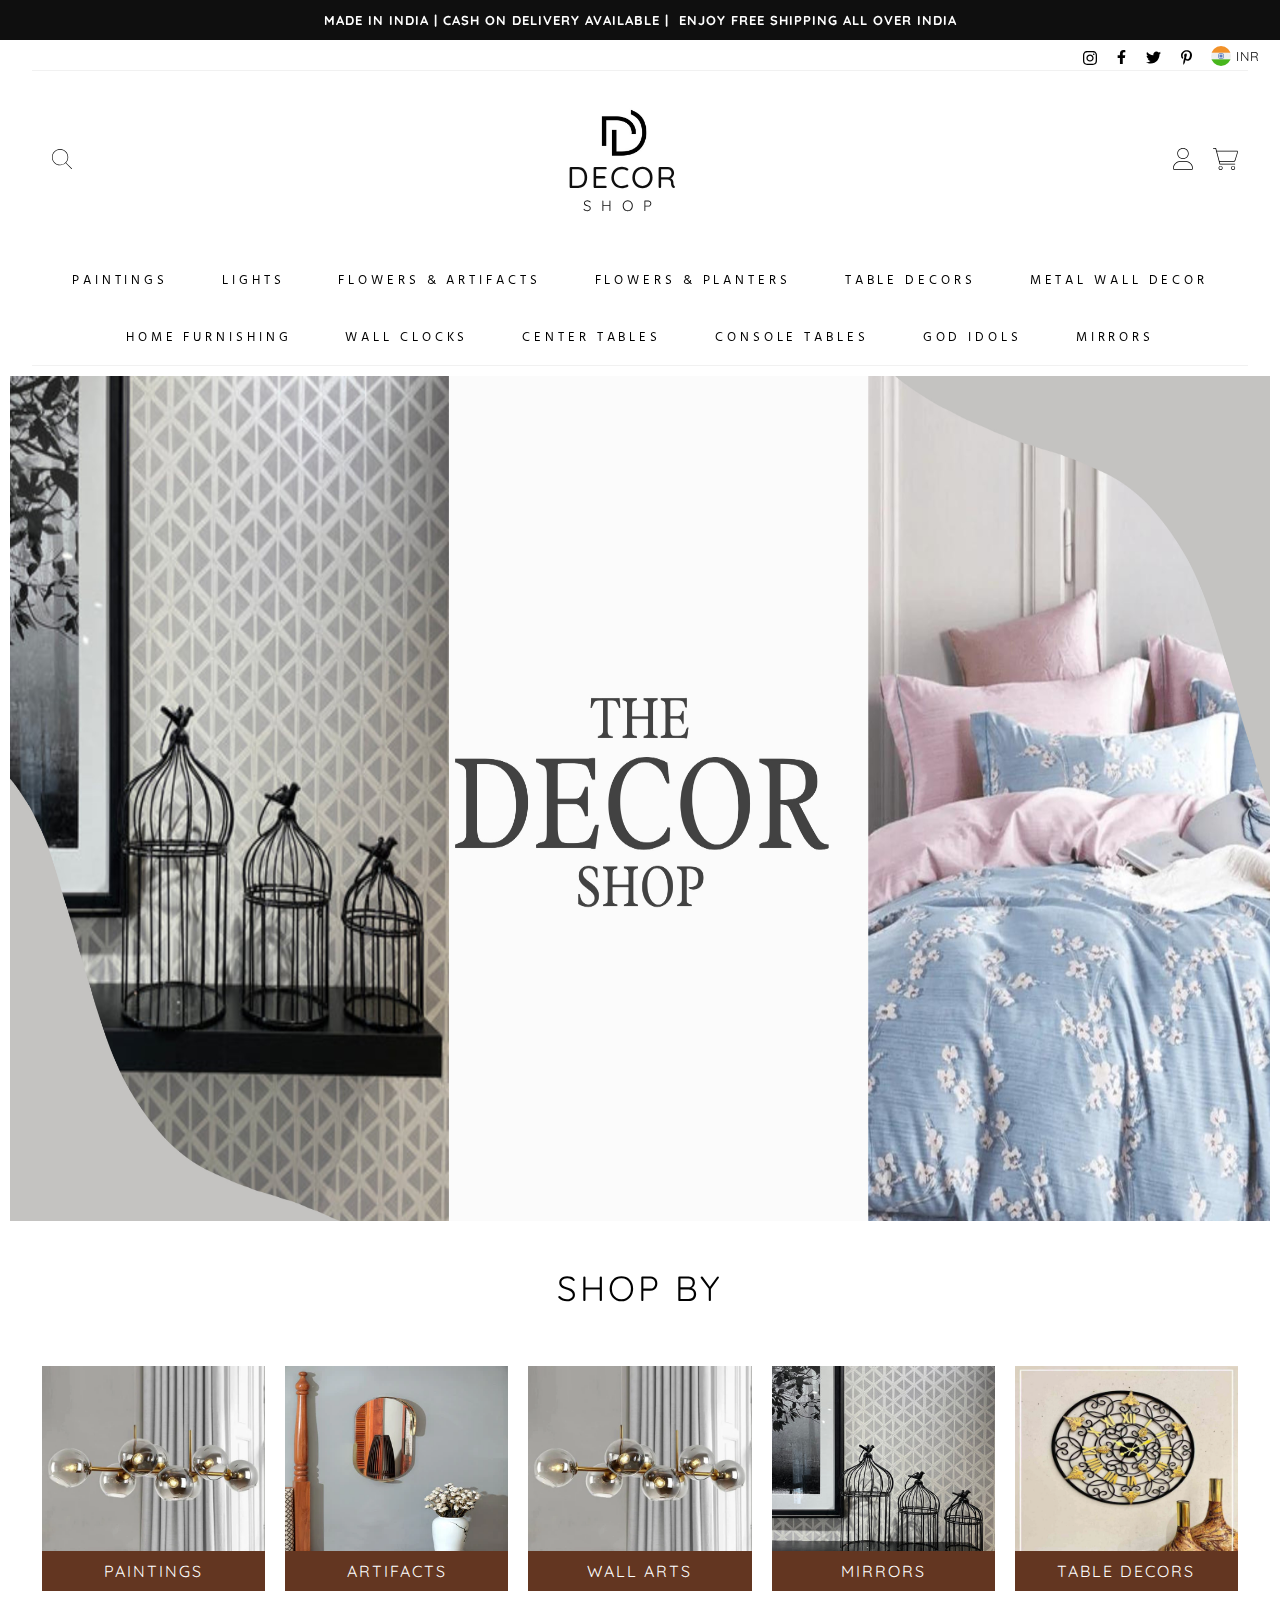
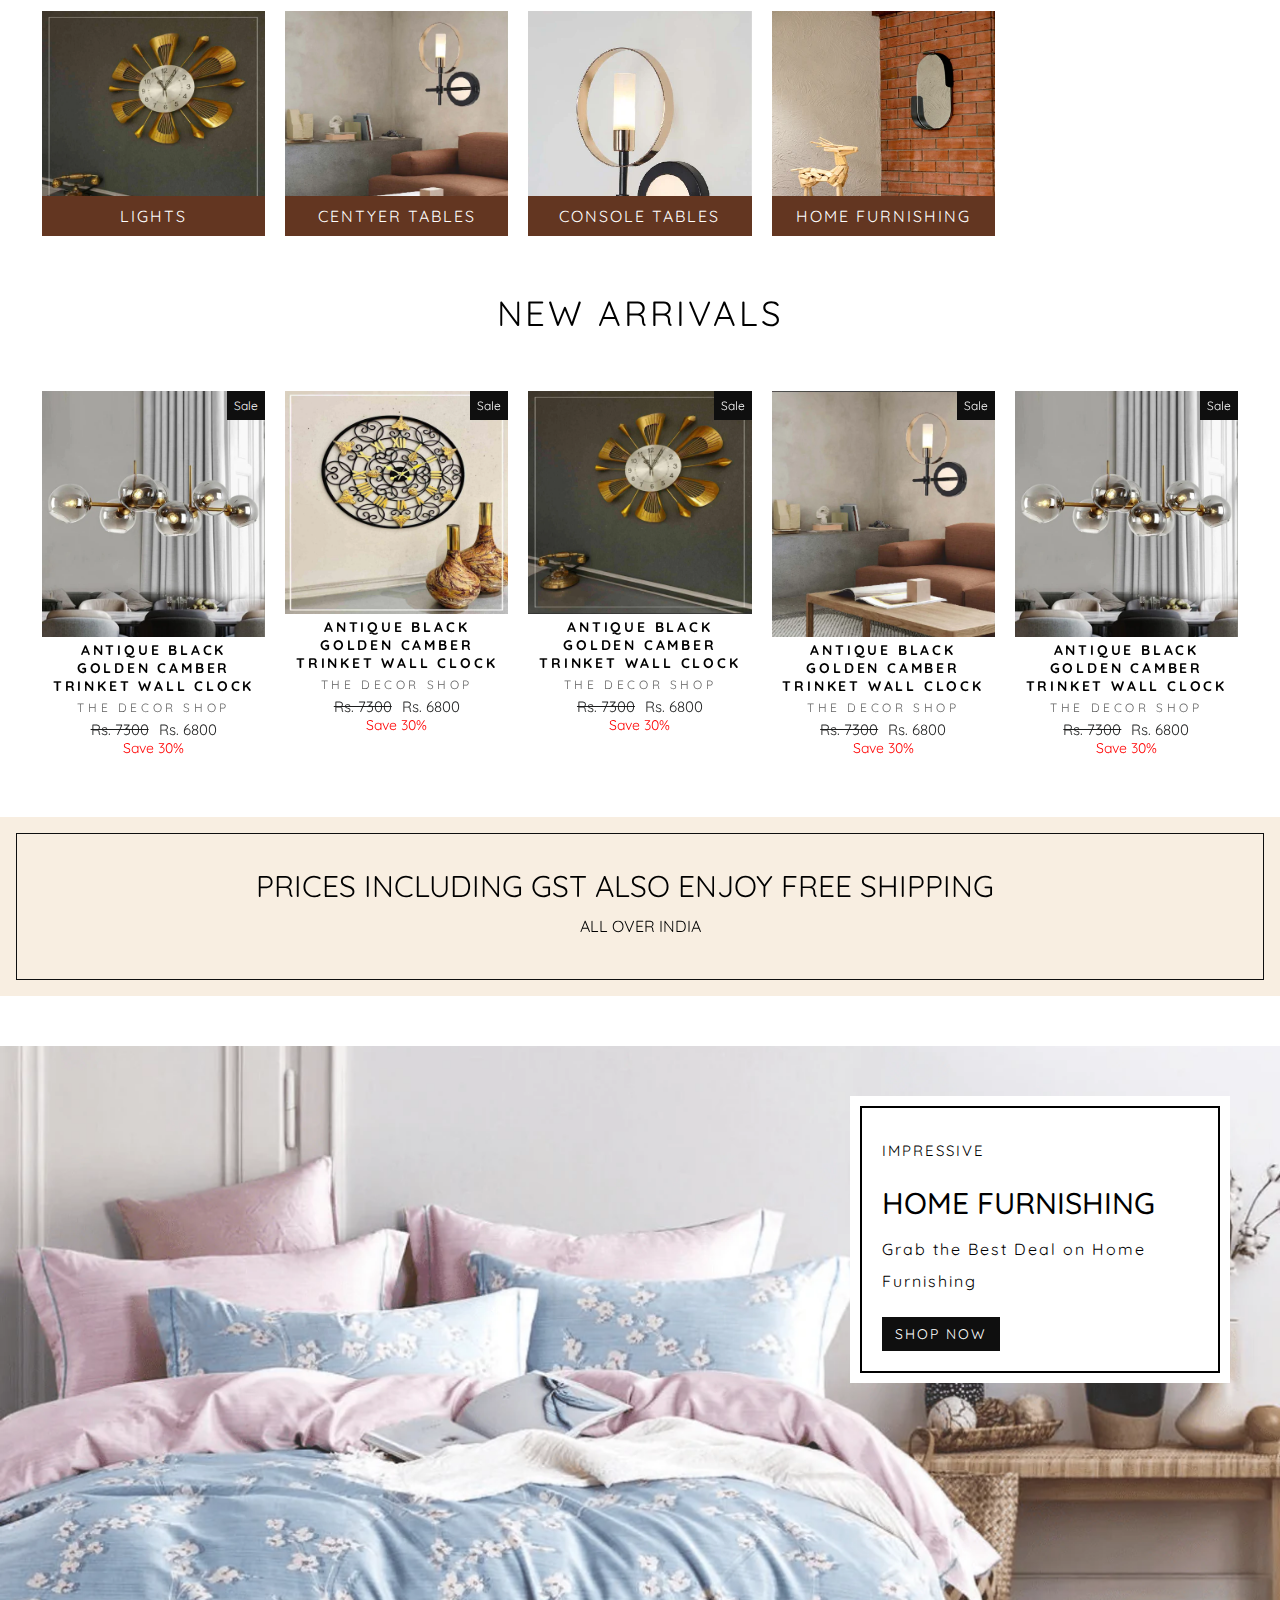
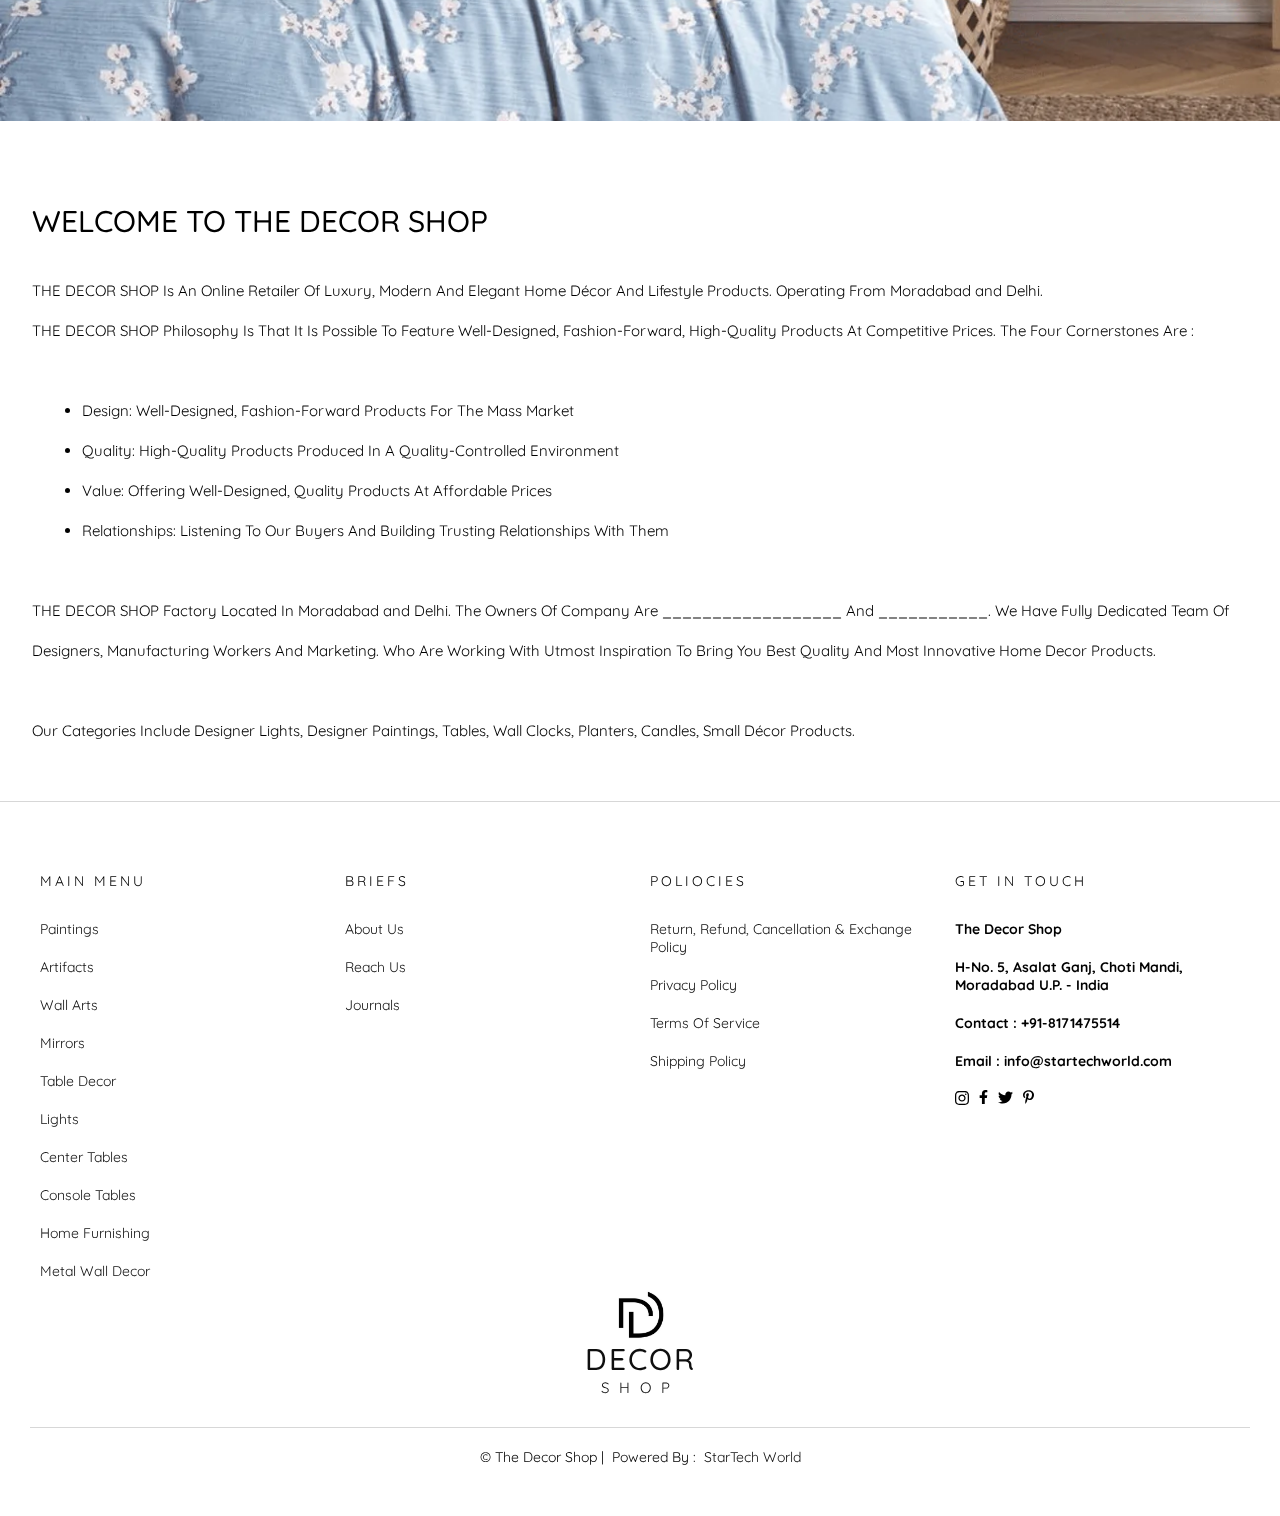
<file: index.html>
<!DOCTYPE html>
<html lang="en">
    <head>
        <meta charset="UTF-8">
        <meta http-equiv="X-UA-Compatible" content="IE=edge">
        <meta name="viewport" content="width=device-width, initial-scale=1.0">       
        <link rel="shortcut icon" href="./images/d_white.png" type="image/x-icon">
        <link rel="stylesheet" href="owlcarousel/assets/owl.carousel.min.css">
        <link rel="stylesheet" href="owlcarousel/assets/owl.theme.default.min.css">
        <link rel="stylesheet" href="./css/loaders.css">
        <link rel="stylesheet" href="./css/style.css">
        <link rel="stylesheet" href="./css/responsive.css">
        
        <title>The Decor Shop</title>
    </head>
    <body onload="loader('body-loader')">
        <div id="body-loader" class="loader">
            <div class="site-preloader"></div>
        </div>
        <div class="site-wrapper flexbox col center w-100">
            <div class="siteHeader w-100">
                <div class="w-100">
                    <div class="topbar">
                        <a href="/" class="announcements">
                            <span>Made in India | Cash on delivery available |</span>
                            <span>&nbsp Enjoy free shipping all over india</span>
                        </a>
                    </div>
                    <div class="toolbar w-100">
                        <div class="toolbar-list">
                            <div class="toolbar-item">
                                <ul class="social-items">
                                    <li>
                                        <a class="flexbox center" href="https://www.instagram.com/" target="_blank">
                                            <img class="icon icon1" src="icons/instagram.svg" alt="india">
                                        </a>
                                    </li>
                                    <li>
                                        <a class="flexbox center" href="https://www.instagram.com/" target="_blank">
                                            <img class="icon icon2" src="icons/facebook-f.svg" alt="india">
                                        </a>
                                    </li>
                                    <li>
                                        <a class="flexbox center"href="https://www.instagram.com/" target="_blank">
                                            <img class="icon icon3" src="icons/twitter.svg" alt="india">
                                        </a>
                                    </li>
                                    <li>
                                        <a class="flexbox center"href="https://www.instagram.com/" target="_blank">
                                            <img class="icon icon4" src="icons/pinterest-p.svg" alt="india">
                                        </a>
                                    </li>
                                </ul>
                            </div>
                            <div class="toolbar-item">
                                <div class="currency flexbox center">
                                    <div class="flag">
                                        <img src="icons/flag.jpg" alt="india">
                                    </div>
                                    <div class="country">INR</div>
                                </div>
                            </div>
                        </div>
                    </div>
                </div>
                <header class="w-100 flexbox center">
                    <div class="container flexbox center col navHead">
                        <nav class="w-100">
                            <div class="w-100 flexbox equal topNav">
                                <div class="left-inner-head flexbox center">
                                    <div onclick="showNav()"class="menu-button"> 
                                        <div class="menubtn">
                                            <hr class="line line1">
                                            <hr class="line line2">
                                            <hr class="line line3">
                                        </div>
                                    </div>
                                    <div onclick="showSearch()" class="search navbarIcon">
                                        <img src="icons/search.svg" alt="search">
                                    </div>
                                </div>
                                <div class="mid-inner-head flexbox center">
                                    <a href="index.html">
                                        <div class="logo">
                                            <img class="logo-image"src="./images/d_white.png" alt="logo">
                                            <p class="logo-head">DECOR</p>
                                            <p class="logo-para">SHOP</p>
                                        </div>
                                    </a>
                                </div>
                                <div class="right-inner-head flexbox center">
                                    <div class="user navbarIcon">
                                        <a href="login.html">
                                            <img src="icons/user.svg" alt="user">
                                        </a>
                                    </div>
                                    <div onclick="showCart()" class="cart navbarIcon cartIcon">
                                        <img src="icons/cart.svg" alt="cart">
                                    </div>
                                </div>
                            </div>
                            <ul id="side-nav" class="">
                                <li class="sideNavHead w-100 flexbox start-even">
                                    <span class="navItem">
                                        <a href="index.html">
                                            <div class="logo">
                                                <img class="logo-image"src="./images/d_white.png" alt="logo">
                                            </div>
                                        </a>
                                    </span>
                                    <span class="navItem">
                                        <div class="close navbarIcon" onclick="hideNav()">
                                            <img src="icons/close.svg" alt="close">
                                        </div>
                                    </span>
                                </li>
                                <li class="navItem hasNav">
                                    <a class="navLink" href="category.html">Paintings</a>
                                    <ul id="" class="subNavigation  text-left">
                                        <li class="subNavItem">
                                            <a class="subNavLink" href="category.html">Luxurious Chandelier</a>
                                        </li>
                                        <li class="subNavItem">
                                            <a class="subNavLink" href="category.html">Designer Hanging Lights</a>
                                        </li>
                                        <li class="subNavItem">
                                            <a class="subNavLink" href="category.html">Designer Wall Lamps</a>
                                        </li>
                                        <li class="subNavItem">
                                            <a class="subNavLink" href="category.html">Designer Floor Lamps</a>
                                        </li>
                                        <li class="subNavItem">
                                            <a class="subNavLink" href="category.html">Designer Table Lamps</a>
                                        </li>
                                    </ul>
                                </li>
                                <li class="navItem">
                                    <a class="navLink" href="category.html">Lights</a>
                                </li>
                                <li class="navItem hasNav">
                                    <a class="navLink" href="category.html">Flowers & Artifacts</a>
                                    <ul id="" class="subNavigation  text-left">
                                        <li class="subNavItem">
                                            <a class="subNavLink" href="category.html">Luxurious Chandelier</a>
                                        </li>
                                        <li class="subNavItem">
                                            <a class="subNavLink" href="category.html">Designer Hanging Lights</a>
                                        </li>
                                        <li class="subNavItem">
                                            <a class="subNavLink" href="category.html">Designer Wall Lamps</a>
                                        </li>
                                        <li class="subNavItem">
                                            <a class="subNavLink" href="category.html">Designer Floor Lamps</a>
                                        </li>
                                        <li class="subNavItem">
                                            <a class="subNavLink" href="category.html">Designer Table Lamps</a>
                                        </li>
                                    </ul>
                                </li>
                                <li class="navItem">
                                    <a class="navLink" href="category.html">Flowers & Planters</a>
                                </li>
                                <li class="navItem hasNav">
                                    <a class="navLink" href="category.html">Table Decors</a>
                                    <ul id="" class="subNavigation  text-left">
                                        <li class="subNavItem">
                                            <a class="subNavLink" href="category.html">Luxurious Chandelier</a>
                                        </li>
                                        <li class="subNavItem">
                                            <a class="subNavLink" href="category.html">Designer Hanging Lights</a>
                                        </li>
                                        <li class="subNavItem">
                                            <a class="subNavLink" href="category.html">Designer Wall Lamps</a>
                                        </li>
                                        <li class="subNavItem">
                                            <a class="subNavLink" href="category.html">Designer Floor Lamps</a>
                                        </li>
                                        <li class="subNavItem">
                                            <a class="subNavLink" href="category.html">Designer Table Lamps</a>
                                        </li>
                                    </ul>
                                </li>
                                <li class="navItem">
                                    <a class="navLink" href="category.html">Metal Wall Decor</a>
                                </li>
                                <li class="navItem hasNav">
                                    <a class="navLink" href="category.html">Home Furnishing</a>
                                    <ul id="" class="subNavigation  text-left">
                                        <li class="subNavItem">
                                            <a class="subNavLink" href="category.html">Luxurious Chandelier</a>
                                        </li>
                                        <li class="subNavItem">
                                            <a class="subNavLink" href="category.html">Designer Hanging Lights</a>
                                        </li>
                                        <li class="subNavItem">
                                            <a class="subNavLink" href="category.html">Designer Wall Lamps</a>
                                        </li>
                                        <li class="subNavItem">
                                            <a class="subNavLink" href="category.html">Designer Floor Lamps</a>
                                        </li>
                                        <li class="subNavItem">
                                            <a class="subNavLink" href="category.html">Designer Table Lamps</a>
                                        </li>
                                    </ul>
                                </li>
                                <li class="navItem">
                                    <a class="navLink" href="category.html">Wall Clocks</a>
                                </li>
                                <li class="navItem hasNav">
                                    <a class="navLink" href="category.html"> Center Tables</a>
                                    <ul id="" class="subNavigation  text-left">
                                        <li class="subNavItem">
                                            <a class="subNavLink" href="category.html">Luxurious Chandelier</a>
                                        </li>
                                        <li class="subNavItem">
                                            <a class="subNavLink" href="category.html">Designer Hanging Lights</a>
                                        </li>
                                        <li class="subNavItem">
                                            <a class="subNavLink" href="category.html">Designer Wall Lamps</a>
                                        </li>
                                        <li class="subNavItem">
                                            <a class="subNavLink" href="category.html">Designer Floor Lamps</a>
                                        </li>
                                        <li class="subNavItem">
                                            <a class="subNavLink" href="category.html">Designer Table Lamps</a>
                                        </li>
                                    </ul>
                                </li>
                                <li class="navItem">
                                    <a class="navLink" href="category.html"> Console Tables </a>
                                </li>
                                <li class="navItem hasNav">
                                    <a class="navLink" href="category.html">God Idols</a>
                                    <ul id="" class="subNavigation  text-left">
                                        <li class="subNavItem">
                                            <a class="subNavLink" href="category.html">Luxurious Chandelier</a>
                                        </li>
                                        <li class="subNavItem">
                                            <a class="subNavLink" href="category.html">Designer Hanging Lights</a>
                                        </li>
                                        <li class="subNavItem">
                                            <a class="subNavLink" href="category.html">Designer Wall Lamps</a>
                                        </li>
                                        <li class="subNavItem">
                                            <a class="subNavLink" href="category.html">Designer Floor Lamps</a>
                                        </li>
                                        <li class="subNavItem">
                                            <a class="subNavLink" href="category.html">Designer Table Lamps</a>
                                        </li>
                                    </ul>
                                </li>
                                <li class="navItem">
                                    <a class="navLink" href="category.html"> Mirrors</a>
                                </li>
                             </ul>                     
                        </nav>
                    </div>
                    <div id="searchPanel"class="siteSearchPanel flexbox center w-100">
                        <div class="container">
                            <div class="w-100 flexbox equal topNav">
                                <div class="left-inner-head flexbox center">
                                    <div class="search navbarIcon">
                                        <img src="icons/search.svg" alt="search">
                                    </div>
                                </div>
                                <div class="mid-inner-head">
                                    <div class="searchInput w-100">
                                        <input type="text" placeholder="Search Here ...">
                                    </div>
                                </div>
                                <div class="right-inner-head flexbox center">
                                    <div class="close navbarIcon" onclick="closeSearch()">
                                        <img src="icons/close.svg" alt="close">
                                    </div>
                                </div>
                            </div>
                        </div>
                    </div>
                </header>
            </div>
            <div class="site-banner-area w-100">
                <div class="banner-slideshow owl-carousel owl-theme">
                    <div class="item">
                        <div class="banner w-100">
                            <div class="banner-image flexbox center w-100">
                                <img src="images/banner/1.jpg" alt="banner">
                            </div>
                        </div>
                    </div>
                    <div class="item">
                        <div class="banner w-100">
                            <div class="banner-image flexbox center w-100">
                                <img src="images/img2.webp" alt="banner">
                            </div>
                            <!-- <div class="banner-cover flexbox center">
                                <div class="banner-text">
                                    The Decor Shop
                                </div>
                            </div> -->
                        </div>
                    </div>
                    
                </div>
            </div>
            <div class="container flexbox col center">
                <div class="site-heading-simple w-100 flexbox center">
                    <h1>Shop by</h1>
                </div>
                <!-- categories grid -->
                <div class="categories site-grid grid-5 w-100">
                    <div class="item">
                        <a href="category.html">
                        <div class="single-category w-100 flexbox center">
                            <img src="images/img1.webp" alt="Category Image">
                            <p class="category-name w-100">Paintings</p>
                        </div>
                        </a>
                    </div>
                    <div class="item">
                        <a href="category.html">
                            <div class="single-category w-100 flexbox center">
                                <img src="images/img9.webp" alt="Category Image">
                                <p class="category-name w-100">Artifacts</p>
                            </div>
                        </a>
                    </div>
                    <div class="item">
                        <a href="category.html">
                            <div class="single-category w-100 flexbox center">
                                <img src="images/img1.webp" alt="Category Image">
                                <p class="category-name w-100">wall arts</p>
                            </div>
                        </a>
                    </div>
                    <div class="item">
                        <a href="category.html">
                            <div class="single-category w-100 flexbox center">
                                <img src="images/img10.jpg" alt="Category Image">
                                <p class="category-name w-100">mirrors</p>
                            </div>
                        </a>
                    </div>
                    <div class="item">
                        <a href="category.html">
                            <div class="single-category w-100 flexbox center">
                                <img src="images/img4.webp" alt="Category Image">
                                <p class="category-name w-100">table decors</p>
                            </div>
                        </a>
                    </div>
                    <div class="item">
                        <a href="category.html">
                            <div class="single-category w-100 flexbox center">
                                <img src="images/img5.webp" alt="Category Image">
                                <p class="category-name w-100">lights</p>
                            </div>
                        </a>
                    </div>
                    <div class="item">
                        <a href="category.html">
                            <div class="single-category w-100 flexbox center">
                                <img src="images/img6.webp" alt="Category Image">
                                <p class="category-name w-100">centyer tables</p>
                            </div>
                        </a>
                    </div>
                    <div class="item">
                        <a href="category.html">
                            <div class="single-category w-100 flexbox center">
                                <img src="images/img7.webp" alt="Category Image">
                                <p class="category-name w-100">console tables</p>
                            </div>
                        </a>
                    </div>
                    <div class="item">
                        <a href="category.html">
                            <div class="single-category w-100 flexbox center">
                                <img src="images/img8.webp" alt="Category Image">
                                <p class="category-name w-100">home furnishing</p>
                            </div>
                        </a>
                    </div>
                </div>

                <div class="site-heading-simple w-100 flexbox center">
                    <h1>New Arrivals</h1>
                </div>

                <!-- products grid -->
                <div class="categories site-grid grid-5 product-grid w-100">
                    <div class="item">
                        <div class=" single-product w-100 flexbox col center">
                            <div class="product-image-container">
                                <img src="images/img1.webp" alt="Category Image">
                                <div class="product-image-up flexbox center">
                                    <button onclick="productQuickView()" class="quick-view">Quick View</button>
                                </div>
                                <p class="product-tag">Sale</p>
                            </div>
                            <div class="product-description flexbox col center w-100">
                                <p class="product-name">ANTIQUE BLACK GOLDEN CAMBER TRINKET WALL CLOCK</p>
                                <p class="vendor-name">The decor shop</p>
                                <div class="product-prices flexbox center w-100">
                                    <p class="old-price">Rs. 7300</p>
                                    <p class="new-price">Rs. 6800</p>
                                </div>
                                <p class="product-savings">Save 30%</p>
                            </div>
                        </div>
                    </div>
                    <div class="item">
                        <div class=" single-product w-100 flexbox col center">
                            <div class="product-image-container">
                                <img src="images/img4.webp" alt="Category Image">
                                <div class="product-image-up flexbox center">
                                    <button onclick="productQuickView()" class="quick-view">Quick View</button>
                                </div>
                                <p class="product-tag">Sale</p>
                            </div>
                            <div class="product-description flexbox col center w-100">
                                <p class="product-name">ANTIQUE BLACK GOLDEN CAMBER TRINKET WALL CLOCK</p>
                                <p class="vendor-name">The decor shop</p>
                                <div class="product-prices flexbox center w-100">
                                    <p class="old-price">Rs. 7300</p>
                                    <p class="new-price">Rs. 6800</p>
                                </div>
                                <p class="product-savings">Save 30%</p>
                            </div>
                        </div>
                    </div>
                    <div class="item">
                        <div class=" single-product w-100 flexbox col center">
                            <div class="product-image-container">
                                <img src="images/img5.webp" alt="Category Image">
                                <div class="product-image-up flexbox center">
                                    <button onclick="productQuickView()" class="quick-view">Quick View</button>
                                </div>
                                <p class="product-tag">Sale</p>
                            </div>
                            <div class="product-description flexbox col center w-100">
                                <p class="product-name">ANTIQUE BLACK GOLDEN CAMBER TRINKET WALL CLOCK</p>
                                <p class="vendor-name">The decor shop</p>
                                <div class="product-prices flexbox center w-100">
                                    <p class="old-price">Rs. 7300</p>
                                    <p class="new-price">Rs. 6800</p>
                                </div>
                                <p class="product-savings">Save 30%</p>
                            </div>
                        </div>
                    </div>
                    <div class="item">
                        <div class=" single-product w-100 flexbox col center">
                            <div class="product-image-container">
                                <img src="images/img6.webp" alt="Category Image">
                                <div class="product-image-up flexbox center">
                                    <button onclick="productQuickView()" class="quick-view">Quick View</button>
                                </div>
                                <p class="product-tag">Sale</p>
                            </div>
                            <div class="product-description flexbox col center w-100">
                                <p class="product-name">ANTIQUE BLACK GOLDEN CAMBER TRINKET WALL CLOCK</p>
                                <p class="vendor-name">The decor shop</p>
                                <div class="product-prices flexbox center w-100">
                                    <p class="old-price">Rs. 7300</p>
                                    <p class="new-price">Rs. 6800</p>
                                </div>
                                <p class="product-savings">Save 30%</p>
                            </div>
                        </div>
                    </div>
                    <div class="item">
                        <div class=" single-product w-100 flexbox col center">
                            <div class="product-image-container">
                                <img src="images/img1.webp" alt="Category Image">
                                <div class="product-image-up flexbox center">
                                    <button onclick="productQuickView()" class="quick-view">Quick View</button>
                                </div>
                                <p class="product-tag">Sale</p>
                            </div>
                            <div class="product-description flexbox col center w-100">
                                <p class="product-name">ANTIQUE BLACK GOLDEN CAMBER TRINKET WALL CLOCK</p>
                                <p class="vendor-name">The decor shop</p>
                                <div class="product-prices flexbox center w-100">
                                    <p class="old-price">Rs. 7300</p>
                                    <p class="new-price">Rs. 6800</p>
                                </div>
                                <p class="product-savings">Save 30%</p>
                            </div>
                        </div>
                    </div>
                </div>    
            </div>
            <div class="pink-background information-bar w-100">
                <div class="price-n-delivery-info">
                    <span class="main-tagline">Prices including GST also enjoy free shipping</span><br>
                    <span class="sub-tagline">All over India</span>
                </div>
            </div>

            <div class="promo-section flexbox center w-100">
                <img src="images/img3.webp" alt="promo-image">
                <div class="promo-box">
                    <div class="promo-content flexbox col start-even">
                        <h4>IMPRESSIVE</h4>
                        <h2>HOME FURNISHING</h2>
                        <p class="promo-deal">Grab the Best Deal on Home Furnishing </p>
                        <a href="#"class="btn btn-secondary">Shop Now</a>
                    </div>
                </div>
            </div>

            <div class="container">
                <div class="about-us w-100 flexbox col start-even">
                    <h1 class="about-us-head">Welcome to The decor Shop</h1>
                    <div class="about-us-content">
                        THE DECOR SHOP Is An Online Retailer Of Luxury, Modern And Elegant Home Décor And Lifestyle Products. Operating From Moradabad and Delhi.
                        <br>
                        THE DECOR SHOP Philosophy Is That It Is Possible To Feature Well-Designed, Fashion-Forward, High-Quality Products At Competitive Prices. The Four Cornerstones Are : <br><br>
                        <ul>
                            <li>
                                Design: Well-Designed, Fashion-Forward Products For The Mass Market
                            </li>
                            <li>
                                Quality: High-Quality Products Produced In A Quality-Controlled Environment
                            </li>
                            <li>
                                Value: Offering Well-Designed, Quality Products At Affordable Prices
                            </li>
                            <li>
                                Relationships: Listening To Our Buyers And Building Trusting Relationships With Them
                            </li>
                        </ul>
                        <br>
                        THE DECOR SHOP Factory Located In Moradabad and Delhi. The Owners Of Company Are __________________ And ___________. We Have Fully Dedicated Team Of Designers, Manufacturing Workers And Marketing. Who Are Working With Utmost Inspiration To Bring You Best Quality And Most Innovative Home Decor Products.
                        <br><br>
                        Our Categories Include Designer Lights, Designer Paintings, Tables, Wall Clocks, Planters, Candles, Small Décor Products. 
                    </div>
                </div>
            </div>

            <div class="footer w-100 flexbox col center">
                <footer class="footer-grid w-100">
                    <div class="footer-grid-item footer-main-menu flexbox col start">
                        <p class="footer-heading">main menu</p>
                        <div class="footer-navigation">
                            <ul class="flexbox col start">
                                <li><a href="#">Paintings</a></li>
                                <li><a href="#">Artifacts</a></li>
                                <li><a href="#">Wall Arts</a></li>
                                <li><a href="#">Mirrors</a></li>
                                <li><a href="#">Table Decor</a></li>
                                <li><a href="#">Lights</a></li>
                                <li><a href="#">Center Tables</a></li>
                                <li><a href="#">Console Tables</a></li>
                                <li><a href="#">Home Furnishing</a></li>
                                <li><a href="#">Metal Wall Decor</a></li>
                            </ul>
                        </div>
                    </div>
                    <div class="footer-grid-item footer-briefs flexbox col start">
                        <p class="footer-heading">briefs</p>
                        <div class="footer-navigation">
                            <ul class="flexbox col start">
                                <li><a href="about.html">About Us</a></li>
                                <li><a href="#">Reach Us</a></li>
                                <li><a href="#">Journals</a></li>
                            </ul>
                        </div>
                    </div>
                    <div class="footer-grid-item footer-policies flexbox col start">
                        <p class="footer-heading">poliocies</p>
                        <div class="footer-navigation">
                            <ul class="flexbox col start">
                                <li><a href="#">Return, Refund, Cancellation & Exchange Policy </a></li>
                                <li><a href="#">Privacy Policy</a></li>
                                <li><a href="#">Terms Of Service</a></li>
                                <li><a href="#">Shipping Policy</a></li>
                            </ul>
                        </div>
                    </div>
                    <div class="footer-grid-item footer-subscription flexbox col start">
                        <p class="footer-heading">gET in touch</p>
                        <div class="footer-navigation">
                            <ul class="flexbox col start contact-list">
                                <li>The Decor Shop</li>
                                <li>H-No. 5, Asalat Ganj, Choti Mandi, Moradabad U.P. - India</li>
                                <li>Contact : +91-8171475514</li>
                                <li>Email : info@startechworld.com</li>
                                <li class="flexbox start w-100">
                                    <a class="flexbox center" href="https://www.instagram.com/" target="_blank">
                                        <img class="icon icon1" src="icons/instagram.svg" alt="india">
                                    </a>
                                    <a class="flexbox center" href="https://www.instagram.com/" target="_blank">
                                        <img class="icon icon2" src="icons/facebook-f.svg" alt="india">
                                    </a>
                                    <a class="flexbox center"href="https://www.instagram.com/" target="_blank">
                                        <img class="icon icon3" src="icons/twitter.svg" alt="india">
                                    </a>
                                    <a class="flexbox center"href="https://www.instagram.com/" target="_blank">
                                        <img class="icon icon4" src="icons/pinterest-p.svg" alt="india">
                                    </a>
                                </li>
                            </ul>
                        </div>
                    </div>
                </footer>
                <a href="">
                    <div class="logo">
                        <img class="logo-image"src="./images/d_white.png" alt="logo">
                        <p class="logo-head">DECOR</p>
                        <p class="logo-para">SHOP</p>
                    </div>
                </a>
                <div class="sponsership w-100 flexbox center">
                    <p class="company">&copy; The Decor Shop</p>
                    <p class="company">&nbsp;|&nbsp; Powered By : &nbsp;</p>
                    <a href="https://startechworld.com/" target="_blank">StarTech World</a>
                </div>
            </div>
        </div>
        <div id="overlay" class="overlay close-overlay flexbox center">
            <div id="window" class="product-description-window flexbox ">
                <button class="close-window" onclick="closeWindow()">X</button>
                <div class="window-inner flexbox start-even text-left w-100">
                    <div class="sub-images-container flexbox">
                        <div class="product-sub-images flexbox col">
                            <img id="1" class="active-image" onclick="changeImage(1)" src="images/img6.webp" alt="">
                            <img id="2" onclick="changeImage(2)" src="images/img1.webp" alt="">
                            <img id="3" onclick="changeImage(3)" src="images/img7.webp" alt="">
                            <img id="4" onclick="changeImage(4)" src="images/img8.webp" alt="">
                            <img id="5" onclick="changeImage(5)" src="images/img4.webp" alt="">
                            <img id="6" onclick="changeImage(6)" src="images/img5.webp" alt="">
                        </div>
                    </div>
                    <div class="product-main-image">
                        <img id="main-image"class="main-image-active "src="images/img6.webp" alt="">
                    </div>
                    <div class="window-product-description">
                        <div class="product-description flexbox col w-100">
                            <p class="vendor-name">The decor shop</p>
                            <p class="product-name">ANTIQUE BLACK GOLDEN CAMBER TRINKET WALL CLOCK</p>
                            <div class="product-prices flexbox w-100">
                                <p class="old-price">Rs. 7300</p>
                                <p class="new-price">Rs. 6800</p>
                                <p class="product-savings">Save 30%</p>
                            </div>
                            <p class="offers">PRICE INCLUDING TAX & FREE SHIPPING ALL OVER INDIA...! CASH ON DELIVERY AVAILABLE...! </p>
                            <hr>
                            <p class="qty-label">quantity</p>
                            <div class="quantity-bar flexbox">
                                <span onclick="decreaseQty('qty-product')"class="update-qty-btn">-</span>
                                <input id="qty-product"class="quantity-input"type="text" value="1">
                                <span onclick="increasQty('qty-product')"class="update-qty-btn">+</span>
                            </div>
                            <div class="product-buttons w-100">
                                <button onclick="addToCart()"class="btn btn-primary">Add To Cart</button>
                                <button onclick="buyNow()"class="btn btn-secondary hover-shine">Buy It Now</button>
                            </div>
                            <p class="product-short-description">
                                ANTIQUE METAL WALL CLOCK WITH GOLDEN FINISH
                            </p>
                            <p class="product-long-description">
                                With The Help Of This Trinket Wall Clock, You Can Demonstrate Your Love For Antique Items While Also Giving Them A Touch Of Modernity. It Has A Quartz Movement, Roman And Conventional Numerals, And A Distressed Black Finish. The Ideal Timepiece For Any Space, It Will Add A Touch Of Vintage Charm To Your House.
                            </p>
                            <p id="product-size" class="detail">Size : 24 INCH in Diameter</p>
                            <p id="product-material" class="detail ">Material : Metal</p>
                            <p id="product-finish" class="detail ">Finish : Antique</p>
                            <p class="detail warranty">ONE YEAR WARRANTY ON MOVEMENT MACHINE</p>
                            <p class="ready-time">As We Make Fresh Piece-Dispatch Within 3 TO 5 Days...!</p>
                            <div class="ask-us-outer flexbox col center collapsible w-100">
                                <button onclick="collapseForm()" class="collapse-form-btn btn w-100">
                                    Ask a question
                                    <div class="up-down-btn">
                                        <img id="arrowBtn" src="icons/arrow.svg" alt="">
                                    </div>
                                </button>
                                <div id="ask-us-inner" class="ask-us-inner container">
                                    <form action="#" class="ask-us w-100 flexbox col start-even">
                                        <div class="flexbox input-row w-100">
                                            <div class="input-item flexbox col start-even">
                                                <label for="name">Name</label>
                                                <input type="text" name="name" id="name" >
                                            </div>
                                            <div class="input-item flexbox col start-even">
                                                <label for="email">Email</label>
                                                <input type="email" id="email" >
                                            </div>
                                        </div>
                                        <div class="input-item flexbox col start-even">
                                            <label for="mobile">Phone number</label>
                                            <input type="text" id="mobile">
                                        </div>
                                        <div class="input-item flexbox col start-even">
                                            <label for="message">Message</label>
                                            <textarea name="message" id="" rows="5"></textarea>
                                        </div>
                                        <div class="input-item w-100">
                                            <input type="submit" class="btn btn-secondary hover-shine" value="Send">    
                                        </div>
                                    </form>
                                </div>
                            </div>
                        </div>
                    </div>
                </div>
            </div>
        </div>
        <div id="cart" class="shopping-cart-overlay w-100">
            <div class="cart-area flexbox col start-even">
                <div class="cart-head flexbox start-even w-100">
                    <h2>cart</h2>
                    <div class="close cartIcon" onclick="hideCart()">
                        <img src="icons/close.svg" alt="close">
                    </div>
                </div>
                <div class="cart-items flexbox col start w-100">
                    <div class="cart-item flexbox w-100">
                        <div class="cart-product-image">
                            <a href="product.html">
                                <img src="images/img7.webp" alt="">
                            </a>
                        </div>
                        <div class="cart-product-description flexbox col start w-100">
                            <a href="product.html">
                                <p class="product-name w-100">ANTIQUE BLACK GOLDEN CAMBER TRINKET WALL CLOCK</p>
                            </a>
                            <div class="cart-product-info w-100 flexbox ">
                                <div class="quantity-bar flexbox">
                                    <span onclick="decreaseQty('qty-1')"class="update-qty-btn">-</span>
                                    <input id="qty-1"class="quantity-input"type="text" value="1">
                                    <span onclick="increasQty('qty-1')"class="update-qty-btn">+</span>
                                </div>
                                <p class="new-price">Rs. 1200.00</p>
                            </div>
                        </div>

                    </div>
                    <div class="cart-item flexbox w-100">
                        <div class="cart-product-image">
                            <a href="product.html">
                                <img src="images/img8.webp" alt="">
                            </a>
                        </div>
                        <div class="cart-product-description flexbox col start w-100">
                            <a href="product.html">
                                <p class="product-name w-100">ANTIQUE BLACK GOLDEN CAMBER TRINKET WALL CLOCK</p>
                            </a>
                            <div class="cart-product-info w-100 flexbox ">
                                <div class="quantity-bar flexbox">
                                    <span onclick="decreaseQty('qty-2')"class="update-qty-btn">-</span>
                                    <input id="qty-2"class="quantity-input"type="text" value="1">
                                    <span onclick="increasQty('qty-2')"class="update-qty-btn">+</span>
                                </div>
                                <p class="new-price">Rs. 1200.00</p>
                            </div>
                        </div>

                    </div>
                    <div class="cart-item flexbox w-100">
                        <div class="cart-product-image">
                            <a href="product.html">
                                <img src="images/img9.webp" alt="">
                            </a>
                        </div>
                        <div class="cart-product-description flexbox col start w-100">
                            <a href="product.html">
                                <p class="product-name w-100">ANTIQUE BLACK GOLDEN CAMBER TRINKET WALL CLOCK</p>
                            </a>
                            <div class="cart-product-info w-100 flexbox ">
                                <div class="quantity-bar flexbox">
                                    <span onclick="decreaseQty('qty-3')"class="update-qty-btn">-</span>
                                    <input id="qty-3"class="quantity-input"type="text" value="1">
                                    <span onclick="increasQty('qty-3')"class="update-qty-btn">+</span>
                                </div>
                                <p class="new-price">Rs. 1200.00</p>
                            </div>
                        </div>

                    </div>
                </div>
                <div class="cart-footer w-100 flexbox col">
                    <div class="cart-subtotal flexbox w-100 start-even">
                        <p class="footer-heading" style="font-size: 13px;">subtotal</p>
                        <p class="footer-heading" style="font-size: 13px;">Rs. 12,700.00</p>
                    </div>
                    <p class="cart-note">Shipping, taxes, and discounts codes calculated at checkout. Orders will be processed in INR. </p>
                    <a class="btn btn-secondary hover-shine"href="checkout.html">check out</a>
                </div>
            </div>
        </div>
        <a href="https://wa.me/918171475514" id="wa" class="whatsapp flexbox center">
            <img src="icons/whatsapp.svg" alt="whatsapp logo">
        </a>
        <script src="js/jquery.min.js"></script>
        <script src="owlcarousel/owl.carousel.min.js"></script>
        <script>
            function loader(id){
                document.getElementById(id).style.display="none";
            }
            $('.owl-carousel').owlCarousel({
                loop:true,
                autoplay:true,
                margin:10,
                nav:true,
                // responsive:{
                //     0:{
                //         items:1
                //     },
                //     600:{
                //         items:3
                //     },
                //     1000:{
                //         items:5
                //     }
                // }
                items:1,
                smartSpeed:1000
            })
        </script>
        <script type="text/javascript" src="js/index.js"></script>
    </body>
</html>
</file>
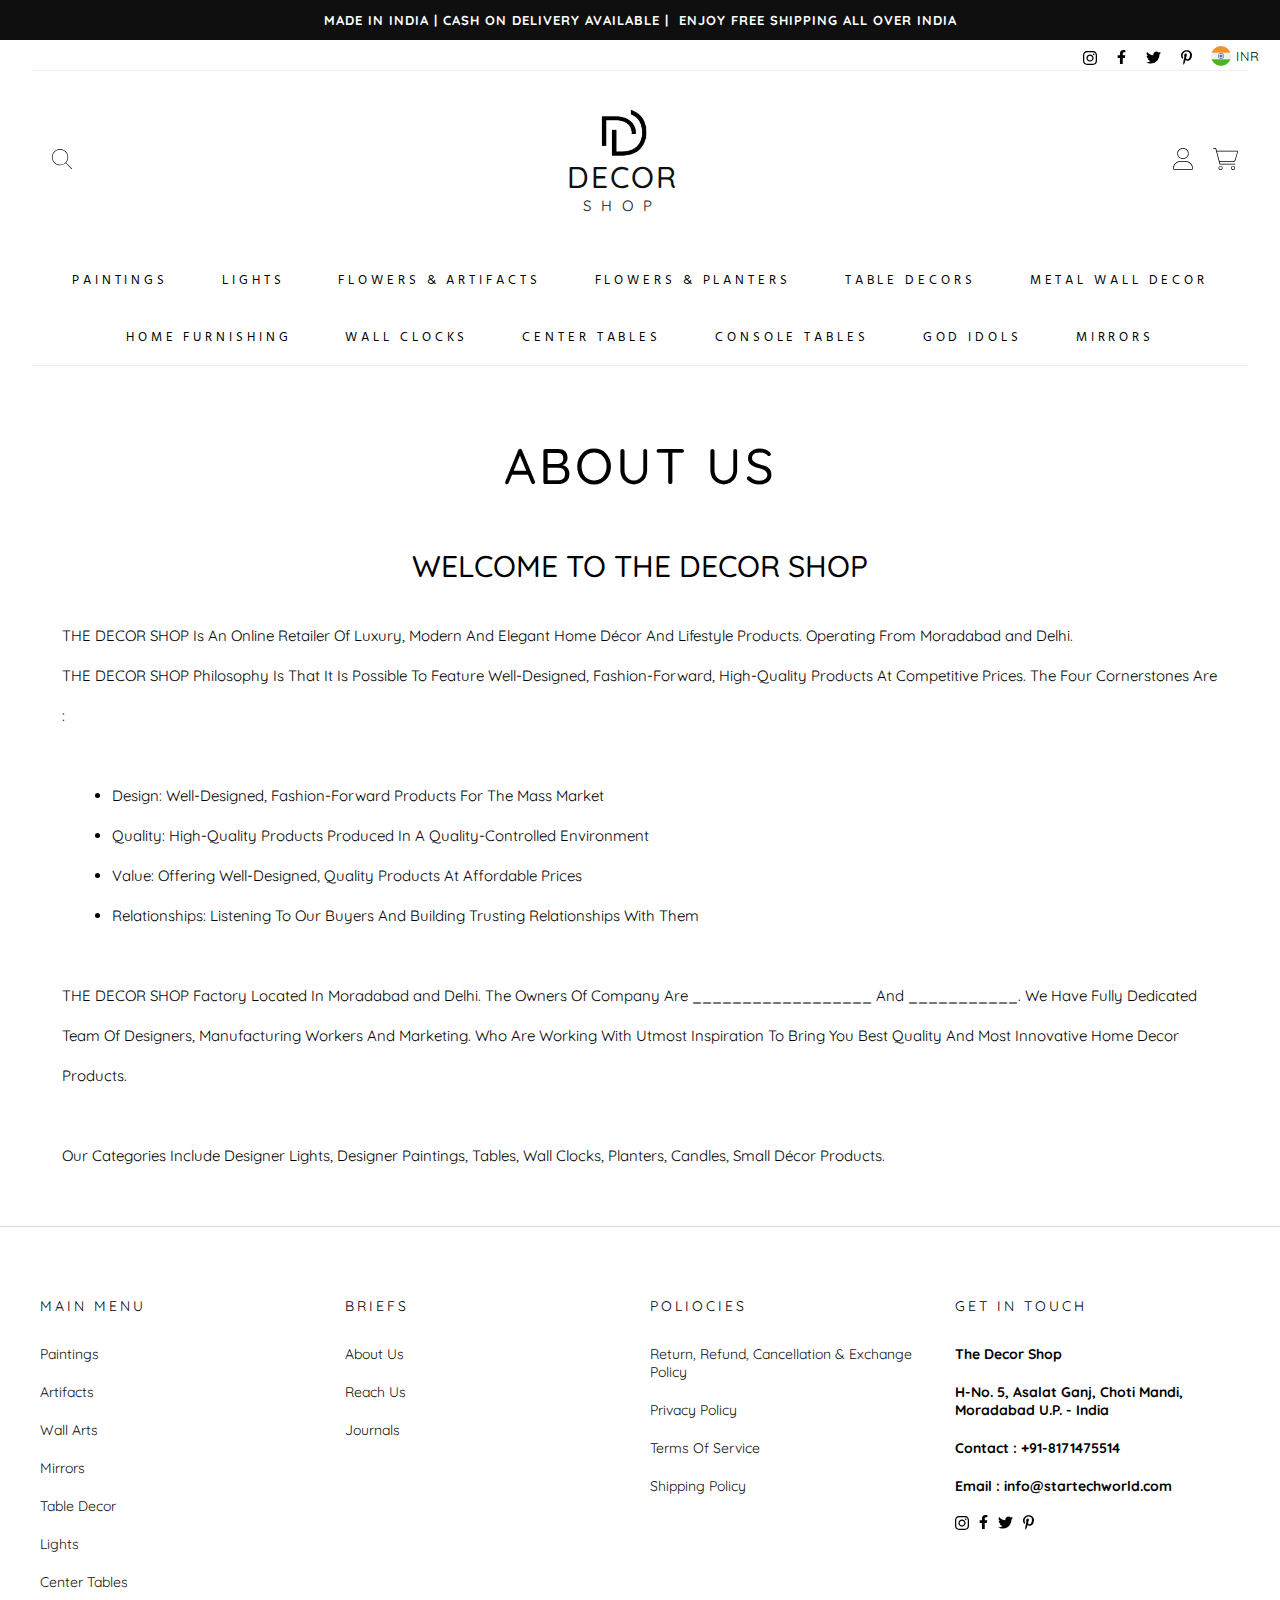
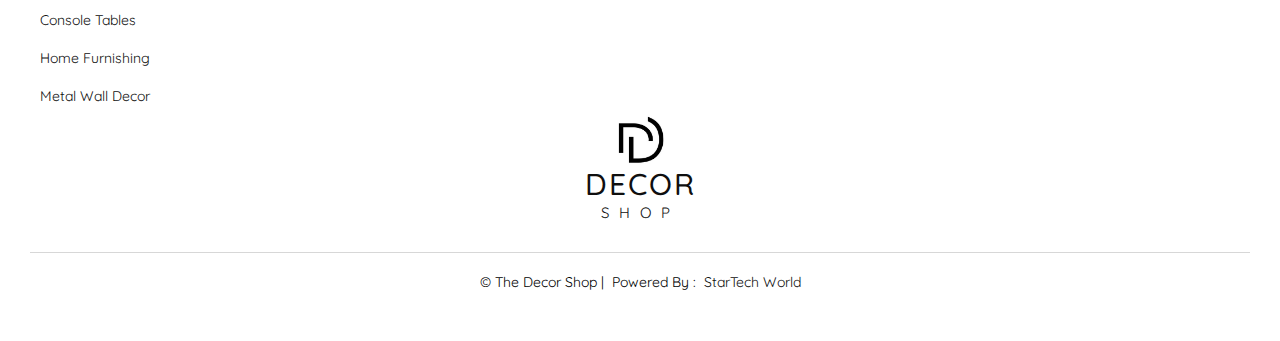
<file: about.html>
<!DOCTYPE html>
<html lang="en">
    <head>
        <meta charset="UTF-8">
        <meta http-equiv="X-UA-Compatible" content="IE=edge">
        <meta name="viewport" content="width=device-width, initial-scale=1.0">       
        <link rel="shortcut icon" href="./images/d_white.png" type="image/x-icon">
        <link rel="stylesheet" href="./css/loaders.css">
        <link rel="stylesheet" href="./css/style.css">
        <link rel="stylesheet" href="./css/responsive.css">
        
        <title>The Decor Shop</title>
    </head>
    <body onload="loader('body-loader')">
        <div id="body-loader" class="loader">
            <div class="site-preloader"></div>
        </div>
        <div class="site-wrapper flexbox col center w-100">
            <div class="siteHeader w-100">
                <div class="w-100">
                    <div class="topbar">
                        <a href="/" class="announcements">
                            <span>Made in India | Cash on delivery available |</span>
                            <span>&nbsp Enjoy free shipping all over india</span>
                        </a>
                    </div>
                    <div class="toolbar w-100">
                        <div class="toolbar-list">
                            <div class="toolbar-item">
                                <ul class="social-items">
                                    <li>
                                        <a class="flexbox center" href="https://www.instagram.com/" target="_blank">
                                            <img class="icon icon1" src="icons/instagram.svg" alt="india">
                                        </a>
                                    </li>
                                    <li>
                                        <a class="flexbox center" href="https://www.instagram.com/" target="_blank">
                                            <img class="icon icon2" src="icons/facebook-f.svg" alt="india">
                                        </a>
                                    </li>
                                    <li>
                                        <a class="flexbox center"href="https://www.instagram.com/" target="_blank">
                                            <img class="icon icon3" src="icons/twitter.svg" alt="india">
                                        </a>
                                    </li>
                                    <li>
                                        <a class="flexbox center"href="https://www.instagram.com/" target="_blank">
                                            <img class="icon icon4" src="icons/pinterest-p.svg" alt="india">
                                        </a>
                                    </li>
                                </ul>
                            </div>
                            <div class="toolbar-item">
                                <div class="currency flexbox center">
                                    <div class="flag">
                                        <img src="icons/flag.jpg" alt="india">
                                    </div>
                                    <div class="country">INR</div>
                                </div>
                            </div>
                        </div>
                    </div>
                </div>
                <header class="w-100 flexbox center">
                    <div class="container flexbox center col navHead">
                        <nav class="w-100">
                            <div class="w-100 flexbox equal topNav">
                                <div class="left-inner-head flexbox center">
                                    <div onclick="showNav()"class="menu-button"> 
                                        <div class="menubtn">
                                            <hr class="line line1">
                                            <hr class="line line2">
                                            <hr class="line line3">
                                        </div>
                                    </div>
                                    <div onclick="showSearch()" class="search navbarIcon">
                                        <img src="icons/search.svg" alt="search">
                                    </div>
                                </div>
                                <div class="mid-inner-head flexbox center">
                                    <a href="index.html">
                                        <div class="logo">
                                            <img class="logo-image"src="./images/d_white.png" alt="logo">
                                            <p class="logo-head">DECOR</p>
                                            <p class="logo-para">SHOP</p>
                                        </div>
                                    </a>
                                </div>
                                <div class="right-inner-head flexbox center">
                                    <div class="user navbarIcon">
                                        <a href="login.html">
                                            <img src="icons/user.svg" alt="user">
                                        </a>
                                    </div>
                                    <div onclick="showCart()" class="cart navbarIcon cartIcon">
                                        <img src="icons/cart.svg" alt="cart">
                                    </div>
                                </div>
                            </div>
                            <ul id="side-nav" class="">
                                <li class="sideNavHead w-100 flexbox start-even">
                                    <span class="navItem">
                                        <a href="index.html">
                                            <div class="logo">
                                                <img class="logo-image"src="./images/d_white.png" alt="logo">
                                            </div>
                                        </a>
                                    </span>
                                    <span class="navItem">
                                        <div class="close navbarIcon" onclick="hideNav()">
                                            <img src="icons/close.svg" alt="close">
                                        </div>
                                    </span>
                                </li>
                                <li class="navItem hasNav">
                                    <a class="navLink" href="category.html">Paintings</a>
                                    <ul id="" class="subNavigation  text-left">
                                        <li class="subNavItem">
                                            <a class="subNavLink" href="category.html">Luxurious Chandelier</a>
                                        </li>
                                        <li class="subNavItem">
                                            <a class="subNavLink" href="category.html">Designer Hanging Lights</a>
                                        </li>
                                        <li class="subNavItem">
                                            <a class="subNavLink" href="category.html">Designer Wall Lamps</a>
                                        </li>
                                        <li class="subNavItem">
                                            <a class="subNavLink" href="category.html">Designer Floor Lamps</a>
                                        </li>
                                        <li class="subNavItem">
                                            <a class="subNavLink" href="category.html">Designer Table Lamps</a>
                                        </li>
                                    </ul>
                                </li>
                                <li class="navItem">
                                    <a class="navLink" href="category.html">Lights</a>
                                </li>
                                <li class="navItem hasNav">
                                    <a class="navLink" href="category.html">Flowers & Artifacts</a>
                                    <ul id="" class="subNavigation  text-left">
                                        <li class="subNavItem">
                                            <a class="subNavLink" href="category.html">Luxurious Chandelier</a>
                                        </li>
                                        <li class="subNavItem">
                                            <a class="subNavLink" href="category.html">Designer Hanging Lights</a>
                                        </li>
                                        <li class="subNavItem">
                                            <a class="subNavLink" href="category.html">Designer Wall Lamps</a>
                                        </li>
                                        <li class="subNavItem">
                                            <a class="subNavLink" href="category.html">Designer Floor Lamps</a>
                                        </li>
                                        <li class="subNavItem">
                                            <a class="subNavLink" href="category.html">Designer Table Lamps</a>
                                        </li>
                                    </ul>
                                </li>
                                <li class="navItem">
                                    <a class="navLink" href="category.html">Flowers & Planters</a>
                                </li>
                                <li class="navItem hasNav">
                                    <a class="navLink" href="category.html">Table Decors</a>
                                    <ul id="" class="subNavigation  text-left">
                                        <li class="subNavItem">
                                            <a class="subNavLink" href="category.html">Luxurious Chandelier</a>
                                        </li>
                                        <li class="subNavItem">
                                            <a class="subNavLink" href="category.html">Designer Hanging Lights</a>
                                        </li>
                                        <li class="subNavItem">
                                            <a class="subNavLink" href="category.html">Designer Wall Lamps</a>
                                        </li>
                                        <li class="subNavItem">
                                            <a class="subNavLink" href="category.html">Designer Floor Lamps</a>
                                        </li>
                                        <li class="subNavItem">
                                            <a class="subNavLink" href="category.html">Designer Table Lamps</a>
                                        </li>
                                    </ul>
                                </li>
                                <li class="navItem">
                                    <a class="navLink" href="category.html">Metal Wall Decor</a>
                                </li>
                                <li class="navItem hasNav">
                                    <a class="navLink" href="category.html">Home Furnishing</a>
                                    <ul id="" class="subNavigation  text-left">
                                        <li class="subNavItem">
                                            <a class="subNavLink" href="category.html">Luxurious Chandelier</a>
                                        </li>
                                        <li class="subNavItem">
                                            <a class="subNavLink" href="category.html">Designer Hanging Lights</a>
                                        </li>
                                        <li class="subNavItem">
                                            <a class="subNavLink" href="category.html">Designer Wall Lamps</a>
                                        </li>
                                        <li class="subNavItem">
                                            <a class="subNavLink" href="category.html">Designer Floor Lamps</a>
                                        </li>
                                        <li class="subNavItem">
                                            <a class="subNavLink" href="category.html">Designer Table Lamps</a>
                                        </li>
                                    </ul>
                                </li>
                                <li class="navItem">
                                    <a class="navLink" href="category.html">Wall Clocks</a>
                                </li>
                                <li class="navItem hasNav">
                                    <a class="navLink" href="category.html"> Center Tables</a>
                                    <ul id="" class="subNavigation  text-left">
                                        <li class="subNavItem">
                                            <a class="subNavLink" href="category.html">Luxurious Chandelier</a>
                                        </li>
                                        <li class="subNavItem">
                                            <a class="subNavLink" href="category.html">Designer Hanging Lights</a>
                                        </li>
                                        <li class="subNavItem">
                                            <a class="subNavLink" href="category.html">Designer Wall Lamps</a>
                                        </li>
                                        <li class="subNavItem">
                                            <a class="subNavLink" href="category.html">Designer Floor Lamps</a>
                                        </li>
                                        <li class="subNavItem">
                                            <a class="subNavLink" href="category.html">Designer Table Lamps</a>
                                        </li>
                                    </ul>
                                </li>
                                <li class="navItem">
                                    <a class="navLink" href="category.html"> Console Tables </a>
                                </li>
                                <li class="navItem hasNav">
                                    <a class="navLink" href="category.html">God Idols</a>
                                    <ul id="" class="subNavigation  text-left">
                                        <li class="subNavItem">
                                            <a class="subNavLink" href="category.html">Luxurious Chandelier</a>
                                        </li>
                                        <li class="subNavItem">
                                            <a class="subNavLink" href="category.html">Designer Hanging Lights</a>
                                        </li>
                                        <li class="subNavItem">
                                            <a class="subNavLink" href="category.html">Designer Wall Lamps</a>
                                        </li>
                                        <li class="subNavItem">
                                            <a class="subNavLink" href="category.html">Designer Floor Lamps</a>
                                        </li>
                                        <li class="subNavItem">
                                            <a class="subNavLink" href="category.html">Designer Table Lamps</a>
                                        </li>
                                    </ul>
                                </li>
                                <li class="navItem">
                                    <a class="navLink" href="category.html"> Mirrors</a>
                                </li>
                             </ul>                     
                        </nav>
                    </div>
                    <div id="searchPanel"class="siteSearchPanel flexbox center w-100">
                        <div class="container">
                            <div class="w-100 flexbox equal topNav">
                                <div class="left-inner-head flexbox center">
                                    <div class="search navbarIcon">
                                        <img src="icons/search.svg" alt="search">
                                    </div>
                                </div>
                                <div class="mid-inner-head">
                                    <div class="searchInput w-100">
                                        <input type="text" placeholder="Search Here ...">
                                    </div>
                                </div>
                                <div class="right-inner-head flexbox center">
                                    <div class="close navbarIcon" onclick="closeSearch()">
                                        <img src="icons/close.svg" alt="close">
                                    </div>
                                </div>
                            </div>
                        </div>
                    </div>
                </header>
            </div>
            <div class="container flexbox center">
                <div class=" container about-us flexbox col start-even">
                    <h1 class="page-head w-100 center">About Us</h1>
                    <h1 class="about-us-head w-100 center">Welcome to The decor Shop</h1>
                    <div class="about-us-content">
                        THE DECOR SHOP Is An Online Retailer Of Luxury, Modern And Elegant Home Décor And Lifestyle Products. Operating From Moradabad and Delhi.
                        <br>
                        THE DECOR SHOP Philosophy Is That It Is Possible To Feature Well-Designed, Fashion-Forward, High-Quality Products At Competitive Prices. The Four Cornerstones Are : <br><br>
                        <ul>
                            <li>
                                Design: Well-Designed, Fashion-Forward Products For The Mass Market
                            </li>
                            <li>
                                Quality: High-Quality Products Produced In A Quality-Controlled Environment
                            </li>
                            <li>
                                Value: Offering Well-Designed, Quality Products At Affordable Prices
                            </li>
                            <li>
                                Relationships: Listening To Our Buyers And Building Trusting Relationships With Them
                            </li>
                        </ul>
                        <br>
                        THE DECOR SHOP Factory Located In Moradabad and Delhi. The Owners Of Company Are __________________ And ___________. We Have Fully Dedicated Team Of Designers, Manufacturing Workers And Marketing. Who Are Working With Utmost Inspiration To Bring You Best Quality And Most Innovative Home Decor Products.
                        <br><br>
                        Our Categories Include Designer Lights, Designer Paintings, Tables, Wall Clocks, Planters, Candles, Small Décor Products. 
                    </div>
                </div>
            </div>

            <div class="footer w-100 flexbox col center">
                <footer class="footer-grid w-100">
                    <div class="footer-grid-item footer-main-menu flexbox col start">
                        <p class="footer-heading">main menu</p>
                        <div class="footer-navigation">
                            <ul class="flexbox col start">
                                <li><a href="#">Paintings</a></li>
                                <li><a href="#">Artifacts</a></li>
                                <li><a href="#">Wall Arts</a></li>
                                <li><a href="#">Mirrors</a></li>
                                <li><a href="#">Table Decor</a></li>
                                <li><a href="#">Lights</a></li>
                                <li><a href="#">Center Tables</a></li>
                                <li><a href="#">Console Tables</a></li>
                                <li><a href="#">Home Furnishing</a></li>
                                <li><a href="#">Metal Wall Decor</a></li>
                            </ul>
                        </div>
                    </div>
                    <div class="footer-grid-item footer-briefs flexbox col start">
                        <p class="footer-heading">briefs</p>
                        <div class="footer-navigation">
                            <ul class="flexbox col start">
                                <li><a href="#">About Us</a></li>
                                <li><a href="#">Reach Us</a></li>
                                <li><a href="#">Journals</a></li>
                            </ul>
                        </div>
                    </div>
                    <div class="footer-grid-item footer-policies flexbox col start">
                        <p class="footer-heading">poliocies</p>
                        <div class="footer-navigation">
                            <ul class="flexbox col start">
                                <li><a href="#">Return, Refund, Cancellation & Exchange Policy </a></li>
                                <li><a href="#">Privacy Policy</a></li>
                                <li><a href="#">Terms Of Service</a></li>
                                <li><a href="#">Shipping Policy</a></li>
                            </ul>
                        </div>
                    </div>
                    <div class="footer-grid-item footer-subscription flexbox col start">
                        <p class="footer-heading">gET in touch</p>
                        <div class="footer-navigation">
                            <ul class="flexbox col start contact-list">
                                <li>The Decor Shop</li>
                                <li>H-No. 5, Asalat Ganj, Choti Mandi, Moradabad U.P. - India</li>
                                <li>Contact : +91-8171475514</li>
                                <li>Email : info@startechworld.com</li>
                                <li class="flexbox start w-100">
                                    <a class="flexbox center" href="https://www.instagram.com/" target="_blank">
                                        <img class="icon icon1" src="icons/instagram.svg" alt="india">
                                    </a>
                                    <a class="flexbox center" href="https://www.instagram.com/" target="_blank">
                                        <img class="icon icon2" src="icons/facebook-f.svg" alt="india">
                                    </a>
                                    <a class="flexbox center"href="https://www.instagram.com/" target="_blank">
                                        <img class="icon icon3" src="icons/twitter.svg" alt="india">
                                    </a>
                                    <a class="flexbox center"href="https://www.instagram.com/" target="_blank">
                                        <img class="icon icon4" src="icons/pinterest-p.svg" alt="india">
                                    </a>
                                </li>
                            </ul>
                        </div>
                    </div>
                </footer>
                <a href="">
                    <div class="logo">
                        <img class="logo-image"src="./images/d_white.png" alt="logo">
                        <p class="logo-head">DECOR</p>
                        <p class="logo-para">SHOP</p>
                    </div>
                </a>
                <div class="sponsership w-100 flexbox center">
                    <p class="company">&copy; The Decor Shop</p>
                    <p class="company">&nbsp;|&nbsp; Powered By : &nbsp;</p>
                    <a href="https://startechworld.com/" target="_blank">StarTech World</a>
                </div>
            </div>
        </div>
        <div id="cart" class="shopping-cart-overlay w-100">
            <div class="cart-area flexbox col start-even">
                <div class="cart-head flexbox start-even w-100">
                    <h2>cart</h2>
                    <div class="close cartIcon" onclick="hideCart()">
                        <img src="icons/close.svg" alt="close">
                    </div>
                </div>
                <div class="cart-items flexbox col start w-100">
                    <div class="cart-item flexbox w-100">
                        <div class="cart-product-image">
                            <a href="product.html">
                                <img src="images/img7.webp" alt="">
                            </a>
                        </div>
                        <div class="cart-product-description flexbox col start w-100">
                            <a href="product.html">
                                <p class="product-name w-100">ANTIQUE BLACK GOLDEN CAMBER TRINKET WALL CLOCK</p>
                            </a>
                            <div class="cart-product-info w-100 flexbox ">
                                <div class="quantity-bar flexbox">
                                    <span onclick="decreaseQty('qty-1')"class="update-qty-btn">-</span>
                                    <input id="qty-1"class="quantity-input"type="text" value="1">
                                    <span onclick="increasQty('qty-1')"class="update-qty-btn">+</span>
                                </div>
                                <p class="new-price">Rs. 1200.00</p>
                            </div>
                        </div>

                    </div>
                    <div class="cart-item flexbox w-100">
                        <div class="cart-product-image">
                            <a href="product.html">
                                <img src="images/img8.webp" alt="">
                            </a>
                        </div>
                        <div class="cart-product-description flexbox col start w-100">
                            <a href="product.html">
                                <p class="product-name w-100">ANTIQUE BLACK GOLDEN CAMBER TRINKET WALL CLOCK</p>
                            </a>
                            <div class="cart-product-info w-100 flexbox ">
                                <div class="quantity-bar flexbox">
                                    <span onclick="decreaseQty('qty-2')"class="update-qty-btn">-</span>
                                    <input id="qty-2"class="quantity-input"type="text" value="1">
                                    <span onclick="increasQty('qty-2')"class="update-qty-btn">+</span>
                                </div>
                                <p class="new-price">Rs. 1200.00</p>
                            </div>
                        </div>

                    </div>
                    <div class="cart-item flexbox w-100">
                        <div class="cart-product-image">
                            <a href="product.html">
                                <img src="images/img9.webp" alt="">
                            </a>
                        </div>
                        <div class="cart-product-description flexbox col start w-100">
                            <a href="product.html">
                                <p class="product-name w-100">ANTIQUE BLACK GOLDEN CAMBER TRINKET WALL CLOCK</p>
                            </a>
                            <div class="cart-product-info w-100 flexbox ">
                                <div class="quantity-bar flexbox">
                                    <span onclick="decreaseQty('qty-3')"class="update-qty-btn">-</span>
                                    <input id="qty-3"class="quantity-input"type="text" value="1">
                                    <span onclick="increasQty('qty-3')"class="update-qty-btn">+</span>
                                </div>
                                <p class="new-price">Rs. 1200.00</p>
                            </div>
                        </div>

                    </div>
                </div>
                <div class="cart-footer w-100 flexbox col">
                    <div class="cart-subtotal flexbox w-100 start-even">
                        <p class="footer-heading" style="font-size: 13px;">subtotal</p>
                        <p class="footer-heading" style="font-size: 13px;">Rs. 12,700.00</p>
                    </div>
                    <p class="cart-note">Shipping, taxes, and discounts codes calculated at checkout. Orders will be processed in INR. </p>
                    <a class="btn btn-secondary hover-shine"href="checkout.html">check out</a>
                </div>
            </div>
        </div>
        <script>
            function loader(id){
                document.getElementById(id).style.display="none";
            }
        </script>
    </body>
</html>
</file>
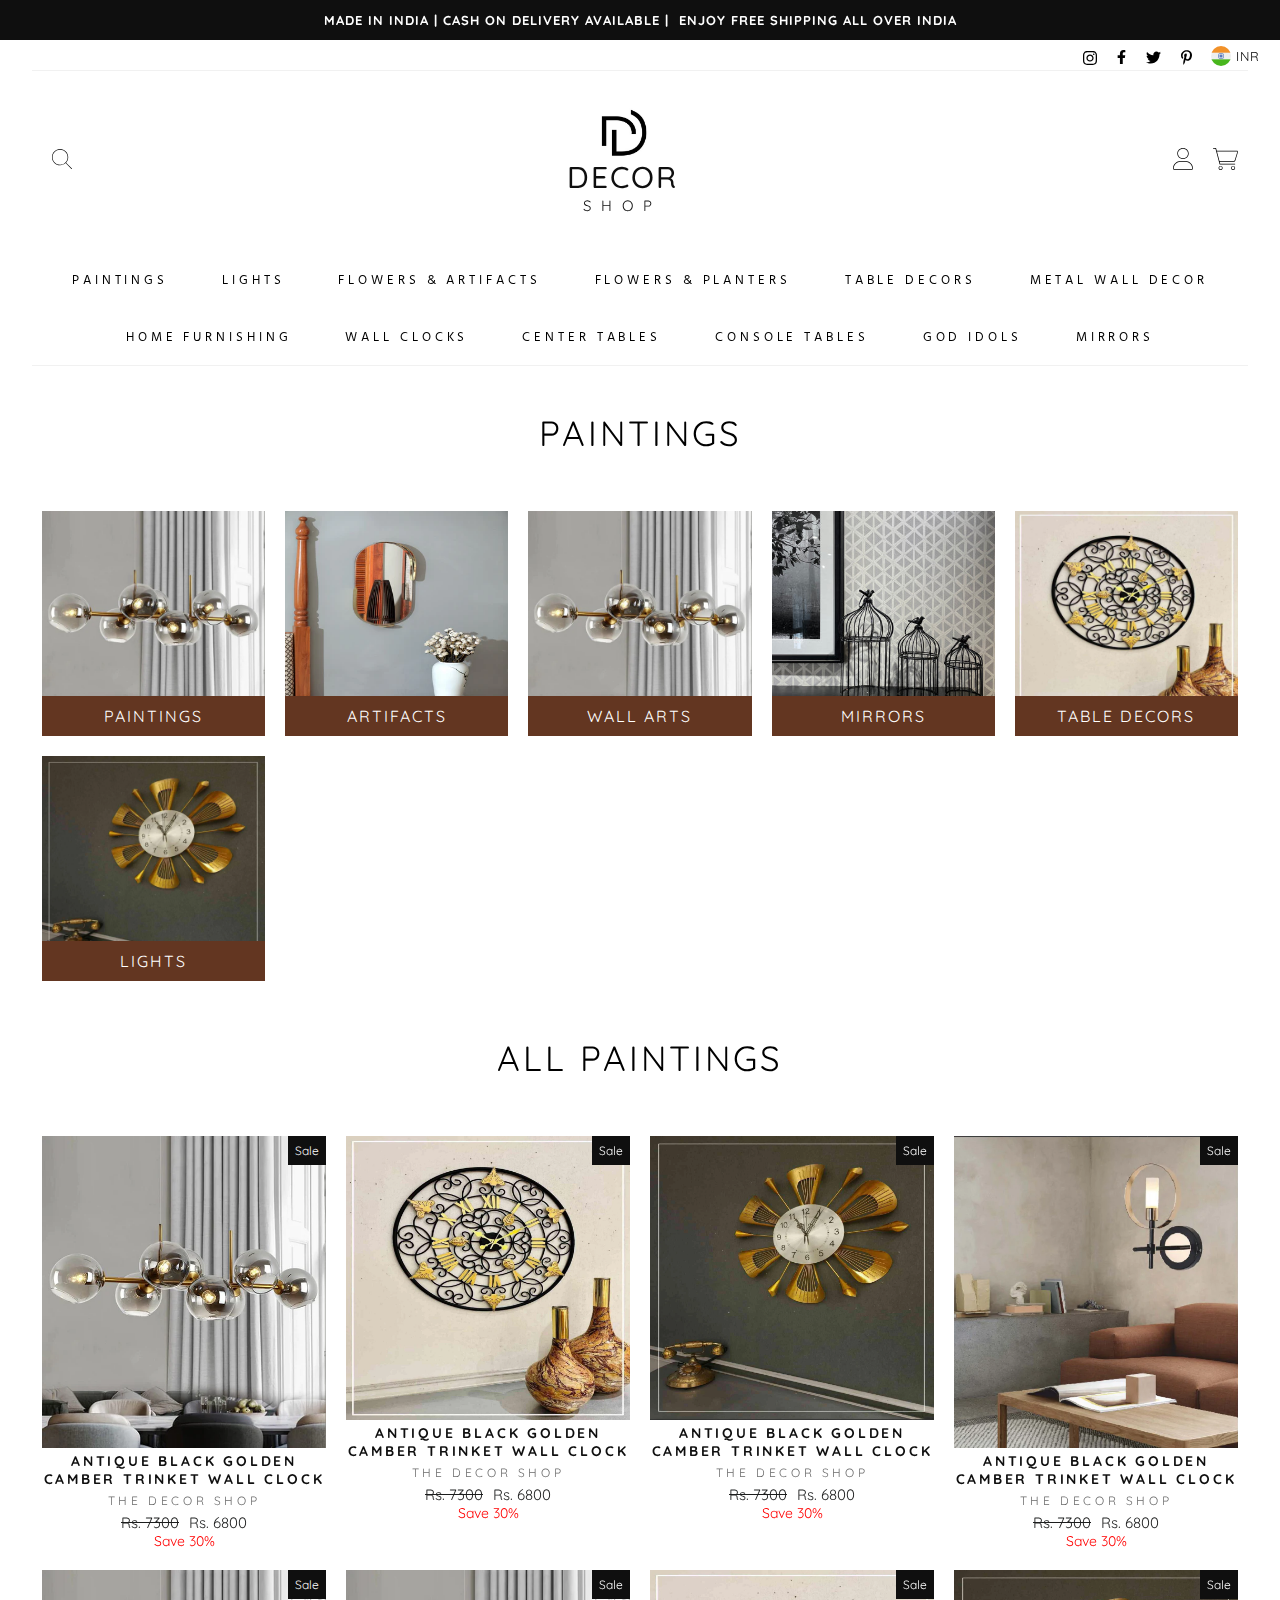
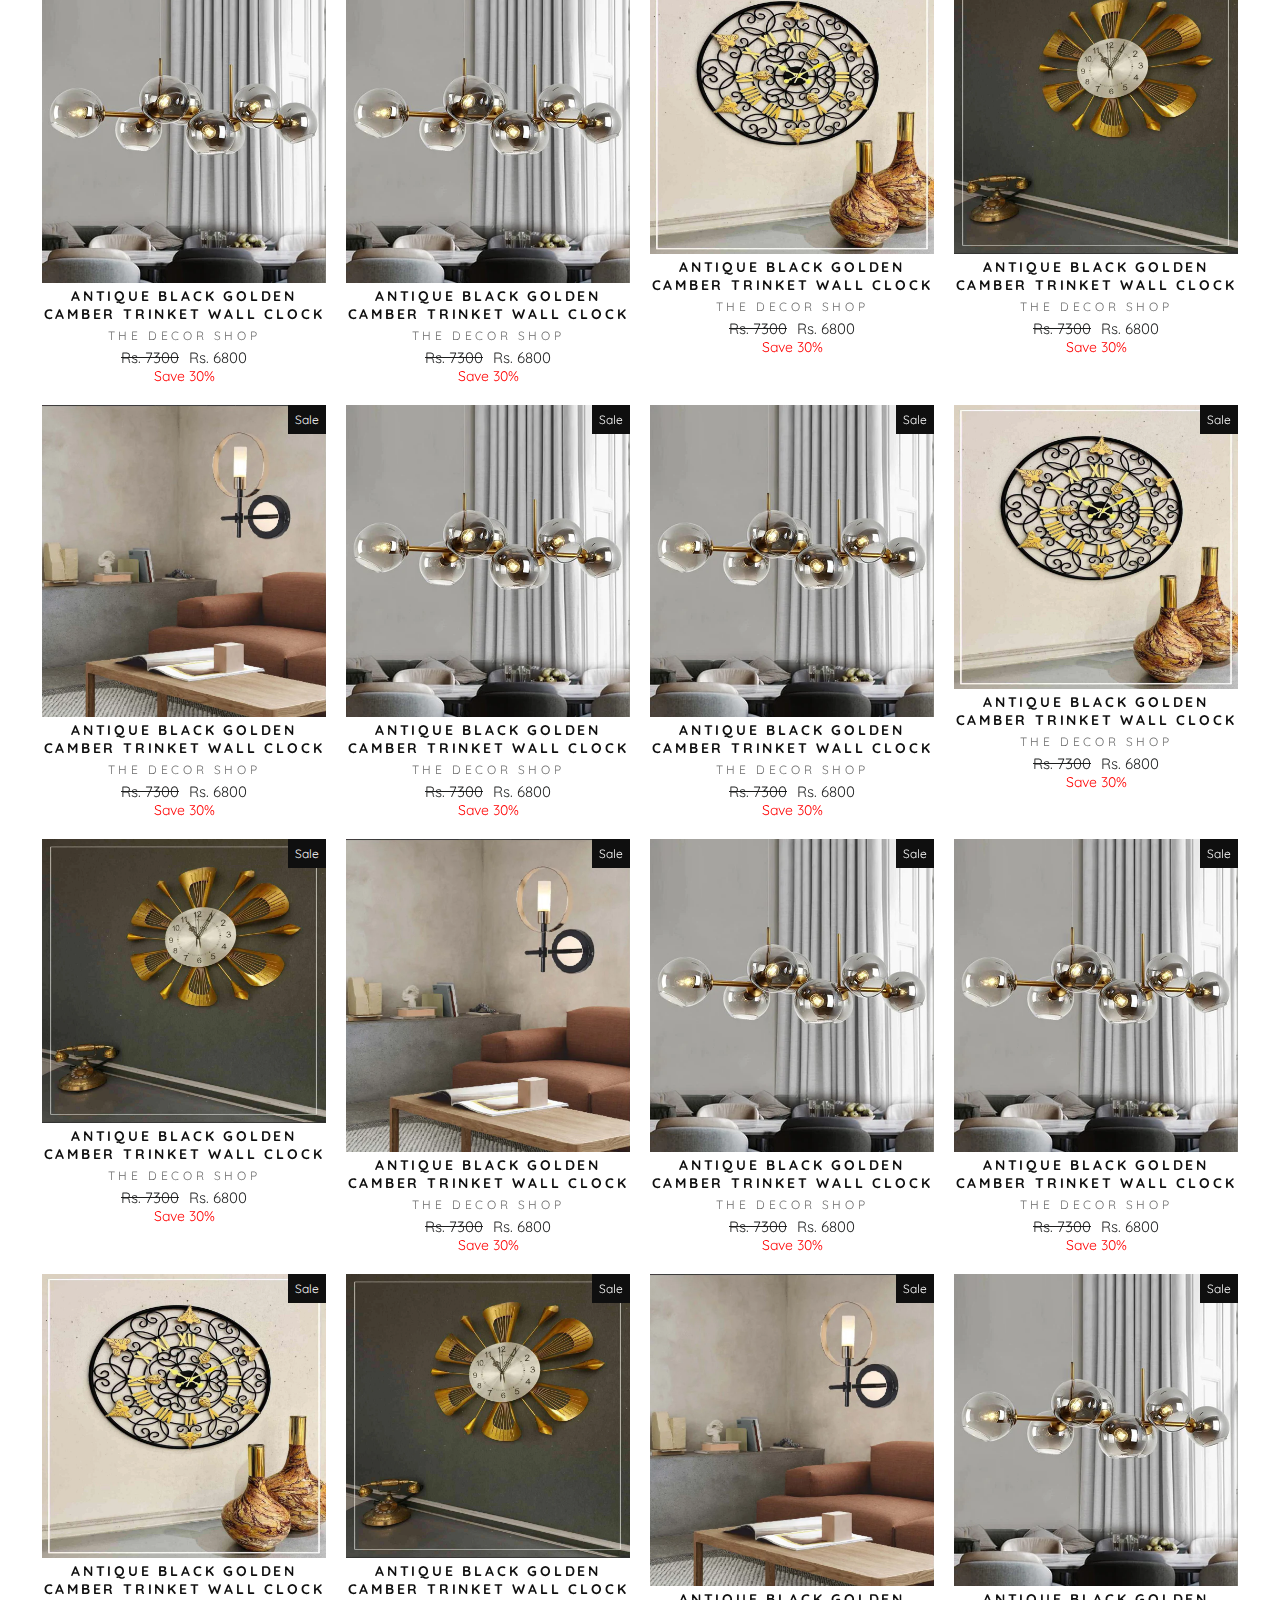
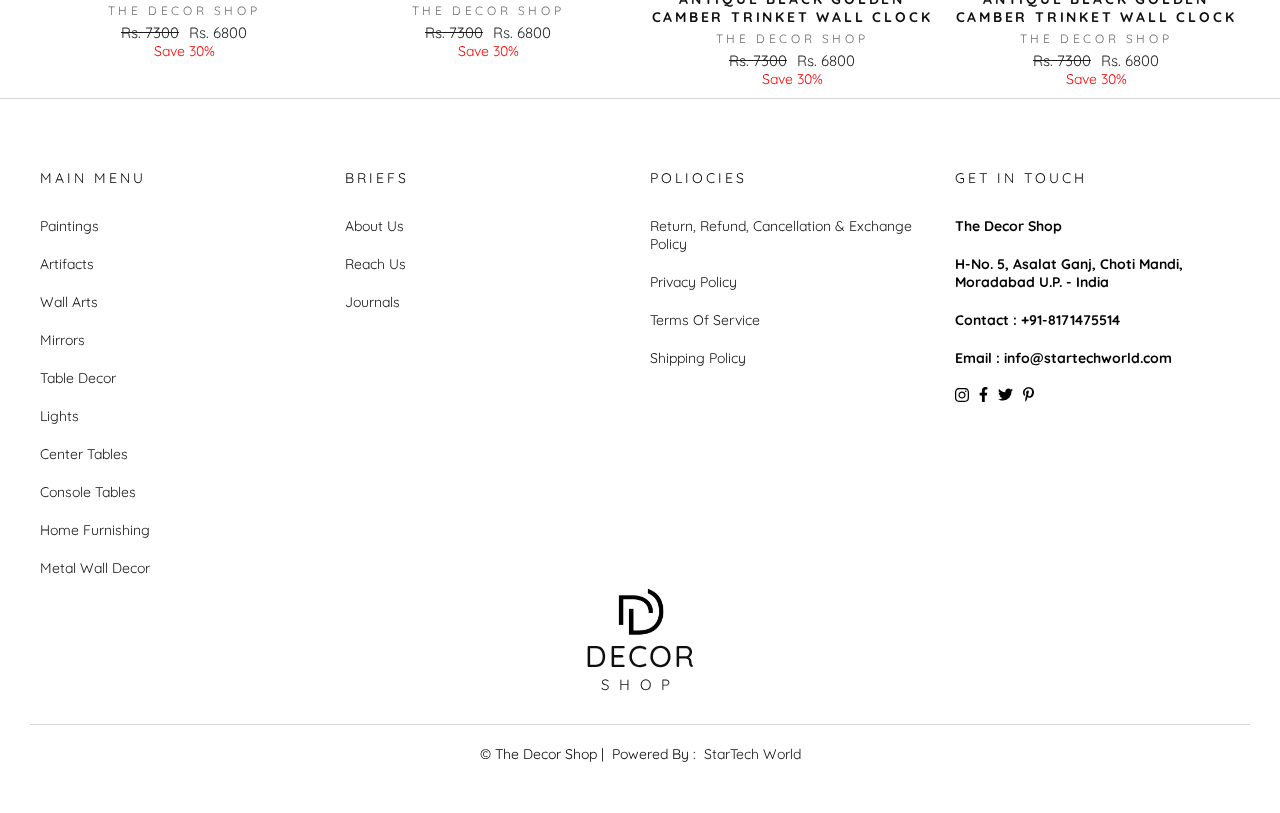
<file: category.html>
<!DOCTYPE html>
<html lang="en">
    <head>
        <meta charset="UTF-8">
        <meta http-equiv="X-UA-Compatible" content="IE=edge">
        <meta name="viewport" content="width=device-width, initial-scale=1.0">       
        <link rel="shortcut icon" href="./images/d_white.png" type="image/x-icon">
        <link rel="stylesheet" href="./css/loaders.css">
        <link rel="stylesheet" href="./css/style.css">
        <link rel="stylesheet" href="./css/responsive.css">
        
        <title>The Decor Shop</title>
    </head>
    <body onload="loader('body-loader')">
        <div id="body-loader" class="loader">
            <div class="site-preloader"></div>
        </div>
        <div class="site-wrapper flexbox col center w-100">
            <div class="siteHeader w-100">
                <div class="w-100">
                    <div class="topbar">
                        <a href="/" class="announcements">
                            <span>Made in India | Cash on delivery available |</span>
                            <span>&nbsp Enjoy free shipping all over india</span>
                        </a>
                    </div>
                    <div class="toolbar w-100">
                        <div class="toolbar-list">
                            <div class="toolbar-item">
                                <ul class="social-items">
                                    <li>
                                        <a class="flexbox center" href="https://www.instagram.com/" target="_blank">
                                            <img class="icon icon1" src="icons/instagram.svg" alt="india">
                                        </a>
                                    </li>
                                    <li>
                                        <a class="flexbox center" href="https://www.instagram.com/" target="_blank">
                                            <img class="icon icon2" src="icons/facebook-f.svg" alt="india">
                                        </a>
                                    </li>
                                    <li>
                                        <a class="flexbox center"href="https://www.instagram.com/" target="_blank">
                                            <img class="icon icon3" src="icons/twitter.svg" alt="india">
                                        </a>
                                    </li>
                                    <li>
                                        <a class="flexbox center"href="https://www.instagram.com/" target="_blank">
                                            <img class="icon icon4" src="icons/pinterest-p.svg" alt="india">
                                        </a>
                                    </li>
                                </ul>
                            </div>
                            <div class="toolbar-item">
                                <div class="currency flexbox center">
                                    <div class="flag">
                                        <img src="icons/flag.jpg" alt="india">
                                    </div>
                                    <div class="country">INR</div>
                                </div>
                            </div>
                        </div>
                    </div>
                </div>
                <header class="w-100 flexbox center">
                    <div class="container flexbox center col navHead">
                        <nav class="w-100">
                            <div class="w-100 flexbox equal topNav">
                                <div class="left-inner-head flexbox center">
                                    <div onclick="showNav()"class="menu-button"> 
                                        <div class="menubtn">
                                            <hr class="line line1">
                                            <hr class="line line2">
                                            <hr class="line line3">
                                        </div>
                                    </div>
                                    <div onclick="showSearch()" class="search navbarIcon">
                                        <img src="icons/search.svg" alt="search">
                                    </div>
                                </div>
                                <div class="mid-inner-head flexbox center">
                                    <a href="index.html">
                                        <div class="logo">
                                            <img class="logo-image"src="./images/d_white.png" alt="logo">
                                            <p class="logo-head">DECOR</p>
                                            <p class="logo-para">SHOP</p>
                                        </div>
                                    </a>
                                </div>
                                <div class="right-inner-head flexbox center">
                                    <div class="user navbarIcon">
                                        <a href="login.html">
                                            <img src="icons/user.svg" alt="user">
                                        </a>
                                    </div>
                                    <div onclick="showCart()" class="cart navbarIcon cartIcon">
                                        <img src="icons/cart.svg" alt="cart">
                                    </div>
                                </div>
                            </div>
                            <ul id="side-nav" class="">
                                <li class="sideNavHead w-100 flexbox start-even">
                                    <span class="navItem">
                                        <a href="index.html">
                                            <div class="logo">
                                                <img class="logo-image"src="./images/d_white.png" alt="logo">
                                            </div>
                                        </a>
                                    </span>
                                    <span class="navItem">
                                        <div class="close navbarIcon" onclick="hideNav()">
                                            <img src="icons/close.svg" alt="close">
                                        </div>
                                    </span>
                                </li>
                                <li class="navItem hasNav">
                                    <a class="navLink" href="category.html">Paintings</a>
                                    <ul id="" class="subNavigation  text-left">
                                        <li class="subNavItem">
                                            <a class="subNavLink" href="category.html">Luxurious Chandelier</a>
                                        </li>
                                        <li class="subNavItem">
                                            <a class="subNavLink" href="category.html">Designer Hanging Lights</a>
                                        </li>
                                        <li class="subNavItem">
                                            <a class="subNavLink" href="category.html">Designer Wall Lamps</a>
                                        </li>
                                        <li class="subNavItem">
                                            <a class="subNavLink" href="category.html">Designer Floor Lamps</a>
                                        </li>
                                        <li class="subNavItem">
                                            <a class="subNavLink" href="category.html">Designer Table Lamps</a>
                                        </li>
                                    </ul>
                                </li>
                                <li class="navItem">
                                    <a class="navLink" href="category.html">Lights</a>
                                </li>
                                <li class="navItem hasNav">
                                    <a class="navLink" href="category.html">Flowers & Artifacts</a>
                                    <ul id="" class="subNavigation  text-left">
                                        <li class="subNavItem">
                                            <a class="subNavLink" href="category.html">Luxurious Chandelier</a>
                                        </li>
                                        <li class="subNavItem">
                                            <a class="subNavLink" href="category.html">Designer Hanging Lights</a>
                                        </li>
                                        <li class="subNavItem">
                                            <a class="subNavLink" href="category.html">Designer Wall Lamps</a>
                                        </li>
                                        <li class="subNavItem">
                                            <a class="subNavLink" href="category.html">Designer Floor Lamps</a>
                                        </li>
                                        <li class="subNavItem">
                                            <a class="subNavLink" href="category.html">Designer Table Lamps</a>
                                        </li>
                                    </ul>
                                </li>
                                <li class="navItem">
                                    <a class="navLink" href="category.html">Flowers & Planters</a>
                                </li>
                                <li class="navItem hasNav">
                                    <a class="navLink" href="category.html">Table Decors</a>
                                    <ul id="" class="subNavigation  text-left">
                                        <li class="subNavItem">
                                            <a class="subNavLink" href="category.html">Luxurious Chandelier</a>
                                        </li>
                                        <li class="subNavItem">
                                            <a class="subNavLink" href="category.html">Designer Hanging Lights</a>
                                        </li>
                                        <li class="subNavItem">
                                            <a class="subNavLink" href="category.html">Designer Wall Lamps</a>
                                        </li>
                                        <li class="subNavItem">
                                            <a class="subNavLink" href="category.html">Designer Floor Lamps</a>
                                        </li>
                                        <li class="subNavItem">
                                            <a class="subNavLink" href="category.html">Designer Table Lamps</a>
                                        </li>
                                    </ul>
                                </li>
                                <li class="navItem">
                                    <a class="navLink" href="category.html">Metal Wall Decor</a>
                                </li>
                                <li class="navItem hasNav">
                                    <a class="navLink" href="category.html">Home Furnishing</a>
                                    <ul id="" class="subNavigation  text-left">
                                        <li class="subNavItem">
                                            <a class="subNavLink" href="category.html">Luxurious Chandelier</a>
                                        </li>
                                        <li class="subNavItem">
                                            <a class="subNavLink" href="category.html">Designer Hanging Lights</a>
                                        </li>
                                        <li class="subNavItem">
                                            <a class="subNavLink" href="category.html">Designer Wall Lamps</a>
                                        </li>
                                        <li class="subNavItem">
                                            <a class="subNavLink" href="category.html">Designer Floor Lamps</a>
                                        </li>
                                        <li class="subNavItem">
                                            <a class="subNavLink" href="category.html">Designer Table Lamps</a>
                                        </li>
                                    </ul>
                                </li>
                                <li class="navItem">
                                    <a class="navLink" href="category.html">Wall Clocks</a>
                                </li>
                                <li class="navItem hasNav">
                                    <a class="navLink" href="category.html"> Center Tables</a>
                                    <ul id="" class="subNavigation  text-left">
                                        <li class="subNavItem">
                                            <a class="subNavLink" href="category.html">Luxurious Chandelier</a>
                                        </li>
                                        <li class="subNavItem">
                                            <a class="subNavLink" href="category.html">Designer Hanging Lights</a>
                                        </li>
                                        <li class="subNavItem">
                                            <a class="subNavLink" href="category.html">Designer Wall Lamps</a>
                                        </li>
                                        <li class="subNavItem">
                                            <a class="subNavLink" href="category.html">Designer Floor Lamps</a>
                                        </li>
                                        <li class="subNavItem">
                                            <a class="subNavLink" href="category.html">Designer Table Lamps</a>
                                        </li>
                                    </ul>
                                </li>
                                <li class="navItem">
                                    <a class="navLink" href="category.html"> Console Tables </a>
                                </li>
                                <li class="navItem hasNav">
                                    <a class="navLink" href="category.html">God Idols</a>
                                    <ul id="" class="subNavigation  text-left">
                                        <li class="subNavItem">
                                            <a class="subNavLink" href="category.html">Luxurious Chandelier</a>
                                        </li>
                                        <li class="subNavItem">
                                            <a class="subNavLink" href="category.html">Designer Hanging Lights</a>
                                        </li>
                                        <li class="subNavItem">
                                            <a class="subNavLink" href="category.html">Designer Wall Lamps</a>
                                        </li>
                                        <li class="subNavItem">
                                            <a class="subNavLink" href="category.html">Designer Floor Lamps</a>
                                        </li>
                                        <li class="subNavItem">
                                            <a class="subNavLink" href="category.html">Designer Table Lamps</a>
                                        </li>
                                    </ul>
                                </li>
                                <li class="navItem">
                                    <a class="navLink" href="category.html"> Mirrors</a>
                                </li>
                             </ul>                     
                        </nav>
                    </div>
                    <div id="searchPanel"class="siteSearchPanel flexbox center w-100">
                        <div class="container">
                            <div class="w-100 flexbox equal topNav">
                                <div class="left-inner-head flexbox center">
                                    <div class="search navbarIcon">
                                        <img src="icons/search.svg" alt="search">
                                    </div>
                                </div>
                                <div class="mid-inner-head">
                                    <div class="searchInput w-100">
                                        <input type="text" placeholder="Search Here ...">
                                    </div>
                                </div>
                                <div class="right-inner-head flexbox center">
                                    <div class="close navbarIcon" onclick="closeSearch()">
                                        <img src="icons/close.svg" alt="close">
                                    </div>
                                </div>
                            </div>
                        </div>
                    </div>
                </header>
            </div>

            <div class="container flexbox col center">
                <div class="site-heading-simple w-100 flexbox center">
                    <h1>paintings</h1>
                </div>
                <!-- categories grid -->
                <div class="categories site-grid grid-5 w-100">
                    <div class="item">
                        <a href="category.html">
                        <div class="single-category w-100 flexbox center">
                            <img src="images/img1.webp" alt="Category Image">
                            <p class="category-name w-100">Paintings</p>
                        </div>
                        </a>
                    </div>
                    <div class="item">
                        <a href="category.html">
                            <div class="single-category w-100 flexbox center">
                                <img src="images/img9.webp" alt="Category Image">
                                <p class="category-name w-100">Artifacts</p>
                            </div>
                        </a>
                    </div>
                    <div class="item">
                        <a href="category.html">
                            <div class="single-category w-100 flexbox center">
                                <img src="images/img1.webp" alt="Category Image">
                                <p class="category-name w-100">wall arts</p>
                            </div>
                        </a>
                    </div>
                    <div class="item">
                        <a href="category.html">
                            <div class="single-category w-100 flexbox center">
                                <img src="images/img10.jpg" alt="Category Image">
                                <p class="category-name w-100">mirrors</p>
                            </div>
                        </a>
                    </div>
                    <div class="item">
                        <a href="category.html">
                            <div class="single-category w-100 flexbox center">
                                <img src="images/img4.webp" alt="Category Image">
                                <p class="category-name w-100">table decors</p>
                            </div>
                        </a>
                    </div>
                    <div class="item">
                        <a href="category.html">
                            <div class="single-category w-100 flexbox center">
                                <img src="images/img5.webp" alt="Category Image">
                                <p class="category-name w-100">lights</p>
                            </div>
                        </a>
                    </div>
                </div>

                <div class="site-heading-simple w-100 flexbox center">
                    <h1>All Paintings</h1>
                </div>

                <!-- products grid -->
                <div class="categories site-grid grid-4 w-100">
                    <div class="item">
                        <div class=" single-product w-100 flexbox col center">
                            <div class="product-image-container">
                                    <a href="product.html">
                                        <img src="images/img1.webp" alt="Category Image">
                                    </a>
                                    <div class="product-image-up flexbox center">
                                        <button onclick="productQuickView()" class="quick-view">Quick View</button>
                                    </div>
                                    <p class="product-tag">Sale</p>
                                </div>
                                <a href="product.html">
                                    <div class="product-description flexbox col center w-100">
                                        <p class="product-name">ANTIQUE BLACK GOLDEN CAMBER TRINKET WALL CLOCK</p>
                                        <p class="vendor-name">The decor shop</p>
                                        <div class="product-prices flexbox center w-100">
                                            <p class="old-price">Rs. 7300</p>
                                            <p class="new-price">Rs. 6800</p>
                                        </div>
                                        <p class="product-savings">Save 30%</p>
                                    </div>
                                </a>
                            </div>
                    </div>
                    <div class="item">
                        <div class=" single-product w-100 flexbox col center">
                            <div class="product-image-container">
                                    <a href="product.html">
                                        <img src="images/img4.webp" alt="Category Image">
                                    </a>
                                    <div class="product-image-up flexbox center">
                                        <button onclick="productQuickView()" class="quick-view">Quick View</button>
                                    </div>
                                    <p class="product-tag">Sale</p>
                                </div>
                                <a href="product.html">
                                    <div class="product-description flexbox col center w-100">
                                        <p class="product-name">ANTIQUE BLACK GOLDEN CAMBER TRINKET WALL CLOCK</p>
                                        <p class="vendor-name">The decor shop</p>
                                        <div class="product-prices flexbox center w-100">
                                            <p class="old-price">Rs. 7300</p>
                                            <p class="new-price">Rs. 6800</p>
                                        </div>
                                        <p class="product-savings">Save 30%</p>
                                    </div>
                                </a>
                            </div>
                    </div>
                    <div class="item">
                        <div class=" single-product w-100 flexbox col center">
                            <div class="product-image-container">
                            <a href="product.html">
                                <img src="images/img5.webp" alt="Category Image">
                            </a>
                                <div class="product-image-up flexbox center">
                                    <button onclick="productQuickView()" class="quick-view">Quick View</button>
                                </div>
                                <p class="product-tag">Sale</p>
                            </div>
                            <a href="product.html">
                                <div class="product-description flexbox col center w-100">
                                    <p class="product-name">ANTIQUE BLACK GOLDEN CAMBER TRINKET WALL CLOCK</p>
                                    <p class="vendor-name">The decor shop</p>
                                    <div class="product-prices flexbox center w-100">
                                        <p class="old-price">Rs. 7300</p>
                                        <p class="new-price">Rs. 6800</p>
                                    </div>
                                    <p class="product-savings">Save 30%</p>
                                </div>
                            </a>
                        </div>
                    </div>
                    <div class="item">
                        <div class=" single-product w-100 flexbox col center">
                            <div class="product-image-container">
                                <a href="product.html">
                                    <img src="images/img6.webp" alt="Category Image">
                                </a>
                                <div class="product-image-up flexbox center">
                                    <button onclick="productQuickView()" class="quick-view">Quick View</button>
                                </div>
                                <p class="product-tag">Sale</p>
                            </div>
                            <a href="product.html">
                                <div class="product-description flexbox col center w-100">
                                    <p class="product-name">ANTIQUE BLACK GOLDEN CAMBER TRINKET WALL CLOCK</p>
                                    <p class="vendor-name">The decor shop</p>
                                    <div class="product-prices flexbox center w-100">
                                        <p class="old-price">Rs. 7300</p>
                                        <p class="new-price">Rs. 6800</p>
                                    </div>
                                    <p class="product-savings">Save 30%</p>
                                </div>
                            </a>
                        </div>
                    </div>
                    <div class="item">
                        <div class=" single-product w-100 flexbox col center">
                            <div class="product-image-container">
                                <a href="product.html">
                                    <img src="images/img1.webp" alt="Category Image">
                                </a>
                                <div class="product-image-up flexbox center">
                                    <button onclick="productQuickView()" class="quick-view">Quick View</button>
                                </div>
                                <p class="product-tag">Sale</p>
                            </div>
                            <a href="product.html">
                                <div class="product-description flexbox col center w-100">
                                    <p class="product-name">ANTIQUE BLACK GOLDEN CAMBER TRINKET WALL CLOCK</p>
                                    <p class="vendor-name">The decor shop</p>
                                    <div class="product-prices flexbox center w-100">
                                        <p class="old-price">Rs. 7300</p>
                                        <p class="new-price">Rs. 6800</p>
                                    </div>
                                    <p class="product-savings">Save 30%</p>
                                </div>
                            </a>
                        </div>
                    </div>
                    <div class="item">
                        <div class=" single-product w-100 flexbox col center">
                            <div class="product-image-container">
                                    <a href="product.html">
                                        <img src="images/img1.webp" alt="Category Image">
                                    </a>
                                    <div class="product-image-up flexbox center">
                                        <button onclick="productQuickView()" class="quick-view">Quick View</button>
                                    </div>
                                    <p class="product-tag">Sale</p>
                                </div>
                                <a href="product.html">
                                    <div class="product-description flexbox col center w-100">
                                        <p class="product-name">ANTIQUE BLACK GOLDEN CAMBER TRINKET WALL CLOCK</p>
                                        <p class="vendor-name">The decor shop</p>
                                        <div class="product-prices flexbox center w-100">
                                            <p class="old-price">Rs. 7300</p>
                                            <p class="new-price">Rs. 6800</p>
                                        </div>
                                        <p class="product-savings">Save 30%</p>
                                    </div>
                                </a>
                            </div>
                    </div>
                    <div class="item">
                        <div class=" single-product w-100 flexbox col center">
                            <div class="product-image-container">
                                    <a href="product.html">
                                        <img src="images/img4.webp" alt="Category Image">
                                    </a>
                                    <div class="product-image-up flexbox center">
                                        <button onclick="productQuickView()" class="quick-view">Quick View</button>
                                    </div>
                                    <p class="product-tag">Sale</p>
                                </div>
                                <a href="product.html">
                                    <div class="product-description flexbox col center w-100">
                                        <p class="product-name">ANTIQUE BLACK GOLDEN CAMBER TRINKET WALL CLOCK</p>
                                        <p class="vendor-name">The decor shop</p>
                                        <div class="product-prices flexbox center w-100">
                                            <p class="old-price">Rs. 7300</p>
                                            <p class="new-price">Rs. 6800</p>
                                        </div>
                                        <p class="product-savings">Save 30%</p>
                                    </div>
                                </a>
                            </div>
                    </div>
                    <div class="item">
                        <div class=" single-product w-100 flexbox col center">
                            <div class="product-image-container">
                            <a href="product.html">
                                <img src="images/img5.webp" alt="Category Image">
                            </a>
                                <div class="product-image-up flexbox center">
                                    <button onclick="productQuickView()" class="quick-view">Quick View</button>
                                </div>
                                <p class="product-tag">Sale</p>
                            </div>
                            <a href="product.html">
                                <div class="product-description flexbox col center w-100">
                                    <p class="product-name">ANTIQUE BLACK GOLDEN CAMBER TRINKET WALL CLOCK</p>
                                    <p class="vendor-name">The decor shop</p>
                                    <div class="product-prices flexbox center w-100">
                                        <p class="old-price">Rs. 7300</p>
                                        <p class="new-price">Rs. 6800</p>
                                    </div>
                                    <p class="product-savings">Save 30%</p>
                                </div>
                            </a>
                        </div>
                    </div>
                    <div class="item">
                        <div class=" single-product w-100 flexbox col center">
                            <div class="product-image-container">
                                <a href="product.html">
                                    <img src="images/img6.webp" alt="Category Image">
                                </a>
                                <div class="product-image-up flexbox center">
                                    <button onclick="productQuickView()" class="quick-view">Quick View</button>
                                </div>
                                <p class="product-tag">Sale</p>
                            </div>
                            <a href="product.html">
                                <div class="product-description flexbox col center w-100">
                                    <p class="product-name">ANTIQUE BLACK GOLDEN CAMBER TRINKET WALL CLOCK</p>
                                    <p class="vendor-name">The decor shop</p>
                                    <div class="product-prices flexbox center w-100">
                                        <p class="old-price">Rs. 7300</p>
                                        <p class="new-price">Rs. 6800</p>
                                    </div>
                                    <p class="product-savings">Save 30%</p>
                                </div>
                            </a>
                        </div>
                    </div>
                    <div class="item">
                        <div class=" single-product w-100 flexbox col center">
                            <div class="product-image-container">
                                <a href="product.html">
                                    <img src="images/img1.webp" alt="Category Image">
                                </a>
                                <div class="product-image-up flexbox center">
                                    <button onclick="productQuickView()" class="quick-view">Quick View</button>
                                </div>
                                <p class="product-tag">Sale</p>
                            </div>
                            <a href="product.html">
                                <div class="product-description flexbox col center w-100">
                                    <p class="product-name">ANTIQUE BLACK GOLDEN CAMBER TRINKET WALL CLOCK</p>
                                    <p class="vendor-name">The decor shop</p>
                                    <div class="product-prices flexbox center w-100">
                                        <p class="old-price">Rs. 7300</p>
                                        <p class="new-price">Rs. 6800</p>
                                    </div>
                                    <p class="product-savings">Save 30%</p>
                                </div>
                            </a>
                        </div>
                    </div>
                    <div class="item">
                        <div class=" single-product w-100 flexbox col center">
                            <div class="product-image-container">
                                    <a href="product.html">
                                        <img src="images/img1.webp" alt="Category Image">
                                    </a>
                                    <div class="product-image-up flexbox center">
                                        <button onclick="productQuickView()" class="quick-view">Quick View</button>
                                    </div>
                                    <p class="product-tag">Sale</p>
                                </div>
                                <a href="product.html">
                                    <div class="product-description flexbox col center w-100">
                                        <p class="product-name">ANTIQUE BLACK GOLDEN CAMBER TRINKET WALL CLOCK</p>
                                        <p class="vendor-name">The decor shop</p>
                                        <div class="product-prices flexbox center w-100">
                                            <p class="old-price">Rs. 7300</p>
                                            <p class="new-price">Rs. 6800</p>
                                        </div>
                                        <p class="product-savings">Save 30%</p>
                                    </div>
                                </a>
                            </div>
                    </div>
                    <div class="item">
                        <div class=" single-product w-100 flexbox col center">
                            <div class="product-image-container">
                                    <a href="product.html">
                                        <img src="images/img4.webp" alt="Category Image">
                                    </a>
                                    <div class="product-image-up flexbox center">
                                        <button onclick="productQuickView()" class="quick-view">Quick View</button>
                                    </div>
                                    <p class="product-tag">Sale</p>
                                </div>
                                <a href="product.html">
                                    <div class="product-description flexbox col center w-100">
                                        <p class="product-name">ANTIQUE BLACK GOLDEN CAMBER TRINKET WALL CLOCK</p>
                                        <p class="vendor-name">The decor shop</p>
                                        <div class="product-prices flexbox center w-100">
                                            <p class="old-price">Rs. 7300</p>
                                            <p class="new-price">Rs. 6800</p>
                                        </div>
                                        <p class="product-savings">Save 30%</p>
                                    </div>
                                </a>
                            </div>
                    </div>
                    <div class="item">
                        <div class=" single-product w-100 flexbox col center">
                            <div class="product-image-container">
                            <a href="product.html">
                                <img src="images/img5.webp" alt="Category Image">
                            </a>
                                <div class="product-image-up flexbox center">
                                    <button onclick="productQuickView()" class="quick-view">Quick View</button>
                                </div>
                                <p class="product-tag">Sale</p>
                            </div>
                            <a href="product.html">
                                <div class="product-description flexbox col center w-100">
                                    <p class="product-name">ANTIQUE BLACK GOLDEN CAMBER TRINKET WALL CLOCK</p>
                                    <p class="vendor-name">The decor shop</p>
                                    <div class="product-prices flexbox center w-100">
                                        <p class="old-price">Rs. 7300</p>
                                        <p class="new-price">Rs. 6800</p>
                                    </div>
                                    <p class="product-savings">Save 30%</p>
                                </div>
                            </a>
                        </div>
                    </div>
                    <div class="item">
                        <div class=" single-product w-100 flexbox col center">
                            <div class="product-image-container">
                                <a href="product.html">
                                    <img src="images/img6.webp" alt="Category Image">
                                </a>
                                <div class="product-image-up flexbox center">
                                    <button onclick="productQuickView()" class="quick-view">Quick View</button>
                                </div>
                                <p class="product-tag">Sale</p>
                            </div>
                            <a href="product.html">
                                <div class="product-description flexbox col center w-100">
                                    <p class="product-name">ANTIQUE BLACK GOLDEN CAMBER TRINKET WALL CLOCK</p>
                                    <p class="vendor-name">The decor shop</p>
                                    <div class="product-prices flexbox center w-100">
                                        <p class="old-price">Rs. 7300</p>
                                        <p class="new-price">Rs. 6800</p>
                                    </div>
                                    <p class="product-savings">Save 30%</p>
                                </div>
                            </a>
                        </div>
                    </div>
                    <div class="item">
                        <div class=" single-product w-100 flexbox col center">
                            <div class="product-image-container">
                                <a href="product.html">
                                    <img src="images/img1.webp" alt="Category Image">
                                </a>
                                <div class="product-image-up flexbox center">
                                    <button onclick="productQuickView()" class="quick-view">Quick View</button>
                                </div>
                                <p class="product-tag">Sale</p>
                            </div>
                            <a href="product.html">
                                <div class="product-description flexbox col center w-100">
                                    <p class="product-name">ANTIQUE BLACK GOLDEN CAMBER TRINKET WALL CLOCK</p>
                                    <p class="vendor-name">The decor shop</p>
                                    <div class="product-prices flexbox center w-100">
                                        <p class="old-price">Rs. 7300</p>
                                        <p class="new-price">Rs. 6800</p>
                                    </div>
                                    <p class="product-savings">Save 30%</p>
                                </div>
                            </a>
                        </div>
                    </div>
                    <div class="item">
                        <div class=" single-product w-100 flexbox col center">
                            <div class="product-image-container">
                                    <a href="product.html">
                                        <img src="images/img1.webp" alt="Category Image">
                                    </a>
                                    <div class="product-image-up flexbox center">
                                        <button onclick="productQuickView()" class="quick-view">Quick View</button>
                                    </div>
                                    <p class="product-tag">Sale</p>
                                </div>
                                <a href="product.html">
                                    <div class="product-description flexbox col center w-100">
                                        <p class="product-name">ANTIQUE BLACK GOLDEN CAMBER TRINKET WALL CLOCK</p>
                                        <p class="vendor-name">The decor shop</p>
                                        <div class="product-prices flexbox center w-100">
                                            <p class="old-price">Rs. 7300</p>
                                            <p class="new-price">Rs. 6800</p>
                                        </div>
                                        <p class="product-savings">Save 30%</p>
                                    </div>
                                </a>
                            </div>
                    </div>
                    <div class="item">
                        <div class=" single-product w-100 flexbox col center">
                            <div class="product-image-container">
                                    <a href="product.html">
                                        <img src="images/img4.webp" alt="Category Image">
                                    </a>
                                    <div class="product-image-up flexbox center">
                                        <button onclick="productQuickView()" class="quick-view">Quick View</button>
                                    </div>
                                    <p class="product-tag">Sale</p>
                                </div>
                                <a href="product.html">
                                    <div class="product-description flexbox col center w-100">
                                        <p class="product-name">ANTIQUE BLACK GOLDEN CAMBER TRINKET WALL CLOCK</p>
                                        <p class="vendor-name">The decor shop</p>
                                        <div class="product-prices flexbox center w-100">
                                            <p class="old-price">Rs. 7300</p>
                                            <p class="new-price">Rs. 6800</p>
                                        </div>
                                        <p class="product-savings">Save 30%</p>
                                    </div>
                                </a>
                            </div>
                    </div>
                    <div class="item">
                        <div class=" single-product w-100 flexbox col center">
                            <div class="product-image-container">
                            <a href="product.html">
                                <img src="images/img5.webp" alt="Category Image">
                            </a>
                                <div class="product-image-up flexbox center">
                                    <button onclick="productQuickView()" class="quick-view">Quick View</button>
                                </div>
                                <p class="product-tag">Sale</p>
                            </div>
                            <a href="product.html">
                                <div class="product-description flexbox col center w-100">
                                    <p class="product-name">ANTIQUE BLACK GOLDEN CAMBER TRINKET WALL CLOCK</p>
                                    <p class="vendor-name">The decor shop</p>
                                    <div class="product-prices flexbox center w-100">
                                        <p class="old-price">Rs. 7300</p>
                                        <p class="new-price">Rs. 6800</p>
                                    </div>
                                    <p class="product-savings">Save 30%</p>
                                </div>
                            </a>
                        </div>
                    </div>
                    <div class="item">
                        <div class=" single-product w-100 flexbox col center">
                            <div class="product-image-container">
                                <a href="product.html">
                                    <img src="images/img6.webp" alt="Category Image">
                                </a>
                                <div class="product-image-up flexbox center">
                                    <button onclick="productQuickView()" class="quick-view">Quick View</button>
                                </div>
                                <p class="product-tag">Sale</p>
                            </div>
                            <a href="product.html">
                                <div class="product-description flexbox col center w-100">
                                    <p class="product-name">ANTIQUE BLACK GOLDEN CAMBER TRINKET WALL CLOCK</p>
                                    <p class="vendor-name">The decor shop</p>
                                    <div class="product-prices flexbox center w-100">
                                        <p class="old-price">Rs. 7300</p>
                                        <p class="new-price">Rs. 6800</p>
                                    </div>
                                    <p class="product-savings">Save 30%</p>
                                </div>
                            </a>
                        </div>
                    </div>
                    <div class="item">
                        <div class=" single-product w-100 flexbox col center">
                            <div class="product-image-container">
                                <a href="product.html">
                                    <img src="images/img1.webp" alt="Category Image">
                                </a>
                                <div class="product-image-up flexbox center">
                                    <button onclick="productQuickView()" class="quick-view">Quick View</button>
                                </div>
                                <p class="product-tag">Sale</p>
                            </div>
                            <a href="product.html">
                                <div class="product-description flexbox col center w-100">
                                    <p class="product-name">ANTIQUE BLACK GOLDEN CAMBER TRINKET WALL CLOCK</p>
                                    <p class="vendor-name">The decor shop</p>
                                    <div class="product-prices flexbox center w-100">
                                        <p class="old-price">Rs. 7300</p>
                                        <p class="new-price">Rs. 6800</p>
                                    </div>
                                    <p class="product-savings">Save 30%</p>
                                </div>
                            </a>
                        </div>
                    </div>
                </div>    
            </div>


            <div class="footer w-100 flexbox col center">
                <footer class="footer-grid w-100">
                    <div class="footer-grid-item footer-main-menu flexbox col start">
                        <p class="footer-heading">main menu</p>
                        <div class="footer-navigation">
                            <ul class="flexbox col start">
                                <li><a href="#">Paintings</a></li>
                                <li><a href="#">Artifacts</a></li>
                                <li><a href="#">Wall Arts</a></li>
                                <li><a href="#">Mirrors</a></li>
                                <li><a href="#">Table Decor</a></li>
                                <li><a href="#">Lights</a></li>
                                <li><a href="#">Center Tables</a></li>
                                <li><a href="#">Console Tables</a></li>
                                <li><a href="#">Home Furnishing</a></li>
                                <li><a href="#">Metal Wall Decor</a></li>
                            </ul>
                        </div>
                    </div>
                    <div class="footer-grid-item footer-briefs flexbox col start">
                        <p class="footer-heading">briefs</p>
                        <div class="footer-navigation">
                            <ul class="flexbox col start">
                                <li><a href="about.html">About Us</a></li>
                                <li><a href="#">Reach Us</a></li>
                                <li><a href="#">Journals</a></li>
                            </ul>
                        </div>
                    </div>
                    <div class="footer-grid-item footer-policies flexbox col start">
                        <p class="footer-heading">poliocies</p>
                        <div class="footer-navigation">
                            <ul class="flexbox col start">
                                <li><a href="#">Return, Refund, Cancellation & Exchange Policy </a></li>
                                <li><a href="#">Privacy Policy</a></li>
                                <li><a href="#">Terms Of Service</a></li>
                                <li><a href="#">Shipping Policy</a></li>
                            </ul>
                        </div>
                    </div>
                    <div class="footer-grid-item footer-subscription flexbox col start">
                        <p class="footer-heading">gET in touch</p>
                        <div class="footer-navigation">
                            <ul class="flexbox col start contact-list">
                                <li>The Decor Shop</li>
                                <li>H-No. 5, Asalat Ganj, Choti Mandi, Moradabad U.P. - India</li>
                                <li>Contact : +91-8171475514</li>
                                <li>Email : info@startechworld.com</li>
                                <li class="flexbox start w-100">
                                    <a class="flexbox center" href="https://www.instagram.com/" target="_blank">
                                        <img class="icon icon1" src="icons/instagram.svg" alt="india">
                                    </a>
                                    <a class="flexbox center" href="https://www.instagram.com/" target="_blank">
                                        <img class="icon icon2" src="icons/facebook-f.svg" alt="india">
                                    </a>
                                    <a class="flexbox center"href="https://www.instagram.com/" target="_blank">
                                        <img class="icon icon3" src="icons/twitter.svg" alt="india">
                                    </a>
                                    <a class="flexbox center"href="https://www.instagram.com/" target="_blank">
                                        <img class="icon icon4" src="icons/pinterest-p.svg" alt="india">
                                    </a>
                                </li>
                            </ul>
                        </div>
                    </div>
                </footer>
                <a href="">
                    <div class="logo">
                        <img class="logo-image"src="./images/d_white.png" alt="logo">
                        <p class="logo-head">DECOR</p>
                        <p class="logo-para">SHOP</p>
                    </div>
                </a>
                <div class="sponsership w-100 flexbox center">
                    <p class="company">&copy; The Decor Shop</p>
                    <p class="company">&nbsp;|&nbsp; Powered By : &nbsp;</p>
                    <a href="https://startechworld.com/" target="_blank">StarTech World</a>
                </div>
            </div>
        </div>
        <div id="overlay" class="overlay close-overlay flexbox center">
            <div id="window" class="product-description-window flexbox ">
                <button class="close-window" onclick="closeWindow()">X</button>
                <div class="window-inner flexbox start-even text-left w-100">
                    <div class="sub-images-container flexbox">
                        <div class="product-sub-images flexbox col">
                            <img id="1" class="active-image" onclick="changeImage(1)" src="images/img6.webp" alt="">
                            <img id="2" onclick="changeImage(2)" src="images/img1.webp" alt="">
                            <img id="3" onclick="changeImage(3)" src="images/img7.webp" alt="">
                            <img id="4" onclick="changeImage(4)" src="images/img8.webp" alt="">
                            <img id="5" onclick="changeImage(5)" src="images/img4.webp" alt="">
                            <img id="6" onclick="changeImage(6)" src="images/img5.webp" alt="">
                        </div>
                    </div>
                    <div class="product-main-image">
                        <img id="main-image"class="main-image-active "src="images/img6.webp" alt="">
                    </div>
                    <div class="window-product-description">
                        <div class="product-description flexbox col w-100">
                            <p class="vendor-name">The decor shop</p>
                            <p class="product-name">ANTIQUE BLACK GOLDEN CAMBER TRINKET WALL CLOCK</p>
                            <div class="product-prices flexbox w-100">
                                <p class="old-price">Rs. 7300</p>
                                <p class="new-price">Rs. 6800</p>
                                <p class="product-savings">Save 30%</p>
                            </div>
                            <p class="offers">PRICE INCLUDING TAX & FREE SHIPPING ALL OVER INDIA...! CASH ON DELIVERY AVAILABLE...! </p>
                            <hr>
                            <p class="qty-label">quantity</p>
                            <div class="quantity-bar flexbox">
                                <span onclick="decreaseQty('qty-product')"class="update-qty-btn">-</span>
                                <input id="qty-product"class="quantity-input"type="text" value="1">
                                <span onclick="increasQty('qty-product')"class="update-qty-btn">+</span>
                            </div>
                            <div class="product-buttons w-100">
                                <button onclick="addToCart()"class="btn btn-primary">Add To Cart</button>
                                <button onclick="buyNow()"class="btn btn-secondary hover-shine">Buy It Now</button>
                            </div>
                            <p class="product-short-description">
                                ANTIQUE METAL WALL CLOCK WITH GOLDEN FINISH
                            </p>
                            <p class="product-long-description">
                                With The Help Of This Trinket Wall Clock, You Can Demonstrate Your Love For Antique Items While Also Giving Them A Touch Of Modernity. It Has A Quartz Movement, Roman And Conventional Numerals, And A Distressed Black Finish. The Ideal Timepiece For Any Space, It Will Add A Touch Of Vintage Charm To Your House.
                            </p>
                            <p id="product-size" class="detail">Size : 24 INCH in Diameter</p>
                            <p id="product-material" class="detail ">Material : Metal</p>
                            <p id="product-finish" class="detail ">Finish : Antique</p>
                            <p class="detail warranty">ONE YEAR WARRANTY ON MOVEMENT MACHINE</p>
                            <p class="ready-time">As We Make Fresh Piece-Dispatch Within 3 TO 5 Days...!</p>
                            <div class="ask-us-outer flexbox col center collapsible w-100">
                                <button onclick="collapseForm()" class="collapse-form-btn btn w-100">
                                    Ask a question
                                    <div class="up-down-btn">
                                        <img id="arrowBtn" src="icons/arrow.svg" alt="">
                                    </div>
                                </button>
                                <div id="ask-us-inner" class="ask-us-inner container">
                                    <form action="#" class="ask-us w-100 flexbox col start-even">
                                        <div class="flexbox input-row w-100">
                                            <div class="input-item flexbox col start-even">
                                                <label for="name">Name</label>
                                                <input type="text" name="name" id="name" >
                                            </div>
                                            <div class="input-item flexbox col start-even">
                                                <label for="email">Email</label>
                                                <input type="email" id="email" >
                                            </div>
                                        </div>
                                        <div class="input-item flexbox col start-even">
                                            <label for="mobile">Phone number</label>
                                            <input type="text" id="mobile">
                                        </div>
                                        <div class="input-item flexbox col start-even">
                                            <label for="message">Message</label>
                                            <textarea name="message" id="" rows="5"></textarea>
                                        </div>
                                        <div class="input-item w-100">
                                            <input type="submit" class="btn btn-secondary hover-shine" value="Send">    
                                        </div>
                                    </form>
                                </div>
                            </div>
                        </div>
                    </div>
                </div>
            </div>
        </div>
        <div id="cart" class="shopping-cart-overlay w-100">
            <div class="cart-area flexbox col start-even">
                <div class="cart-head flexbox start-even w-100">
                    <h2>cart</h2>
                    <div class="close cartIcon" onclick="hideCart()">
                        <img src="icons/close.svg" alt="close">
                    </div>
                </div>
                <div class="cart-items flexbox col start w-100">
                    <div class="cart-item flexbox w-100">
                        <div class="cart-product-image">
                            <a href="product.html">
                                <img src="images/img7.webp" alt="">
                            </a>
                        </div>
                        <div class="cart-product-description flexbox col start w-100">
                            <a href="product.html">
                                <p class="product-name w-100">ANTIQUE BLACK GOLDEN CAMBER TRINKET WALL CLOCK</p>
                            </a>
                            <div class="cart-product-info w-100 flexbox ">
                                <div class="quantity-bar flexbox">
                                    <span onclick="decreaseQty('qty-1')"class="update-qty-btn">-</span>
                                    <input id="qty-1"class="quantity-input"type="text" value="1">
                                    <span onclick="increasQty('qty-1')"class="update-qty-btn">+</span>
                                </div>
                                <p class="new-price">Rs. 1200.00</p>
                            </div>
                        </div>

                    </div>
                    <div class="cart-item flexbox w-100">
                        <div class="cart-product-image">
                            <a href="product.html">
                                <img src="images/img8.webp" alt="">
                            </a>
                        </div>
                        <div class="cart-product-description flexbox col start w-100">
                            <a href="product.html">
                                <p class="product-name w-100">ANTIQUE BLACK GOLDEN CAMBER TRINKET WALL CLOCK</p>
                            </a>
                            <div class="cart-product-info w-100 flexbox ">
                                <div class="quantity-bar flexbox">
                                    <span onclick="decreaseQty('qty-2')"class="update-qty-btn">-</span>
                                    <input id="qty-2"class="quantity-input"type="text" value="1">
                                    <span onclick="increasQty('qty-2')"class="update-qty-btn">+</span>
                                </div>
                                <p class="new-price">Rs. 1200.00</p>
                            </div>
                        </div>

                    </div>
                    <div class="cart-item flexbox w-100">
                        <div class="cart-product-image">
                            <a href="product.html">
                                <img src="images/img9.webp" alt="">
                            </a>
                        </div>
                        <div class="cart-product-description flexbox col start w-100">
                            <a href="product.html">
                                <p class="product-name w-100">ANTIQUE BLACK GOLDEN CAMBER TRINKET WALL CLOCK</p>
                            </a>
                            <div class="cart-product-info w-100 flexbox ">
                                <div class="quantity-bar flexbox">
                                    <span onclick="decreaseQty('qty-3')"class="update-qty-btn">-</span>
                                    <input id="qty-3"class="quantity-input"type="text" value="1">
                                    <span onclick="increasQty('qty-3')"class="update-qty-btn">+</span>
                                </div>
                                <p class="new-price">Rs. 1200.00</p>
                            </div>
                        </div>

                    </div>
                </div>
                <div class="cart-footer w-100 flexbox col">
                    <div class="cart-subtotal flexbox w-100 start-even">
                        <p class="footer-heading" style="font-size: 13px;">subtotal</p>
                        <p class="footer-heading" style="font-size: 13px;">Rs. 12,700.00</p>
                    </div>
                    <p class="cart-note">Shipping, taxes, and discounts codes calculated at checkout. Orders will be processed in INR. </p>
                    <a class="btn btn-secondary hover-shine"href="checkout.html">check out</a>
                </div>
            </div>
        </div>
        <script>
            function loader(id){
                document.getElementById(id).style.display="none";
            }
        </script>
        <script type="text/javascript" src="js/index.js"></script>
    </body>
</html>
</file>
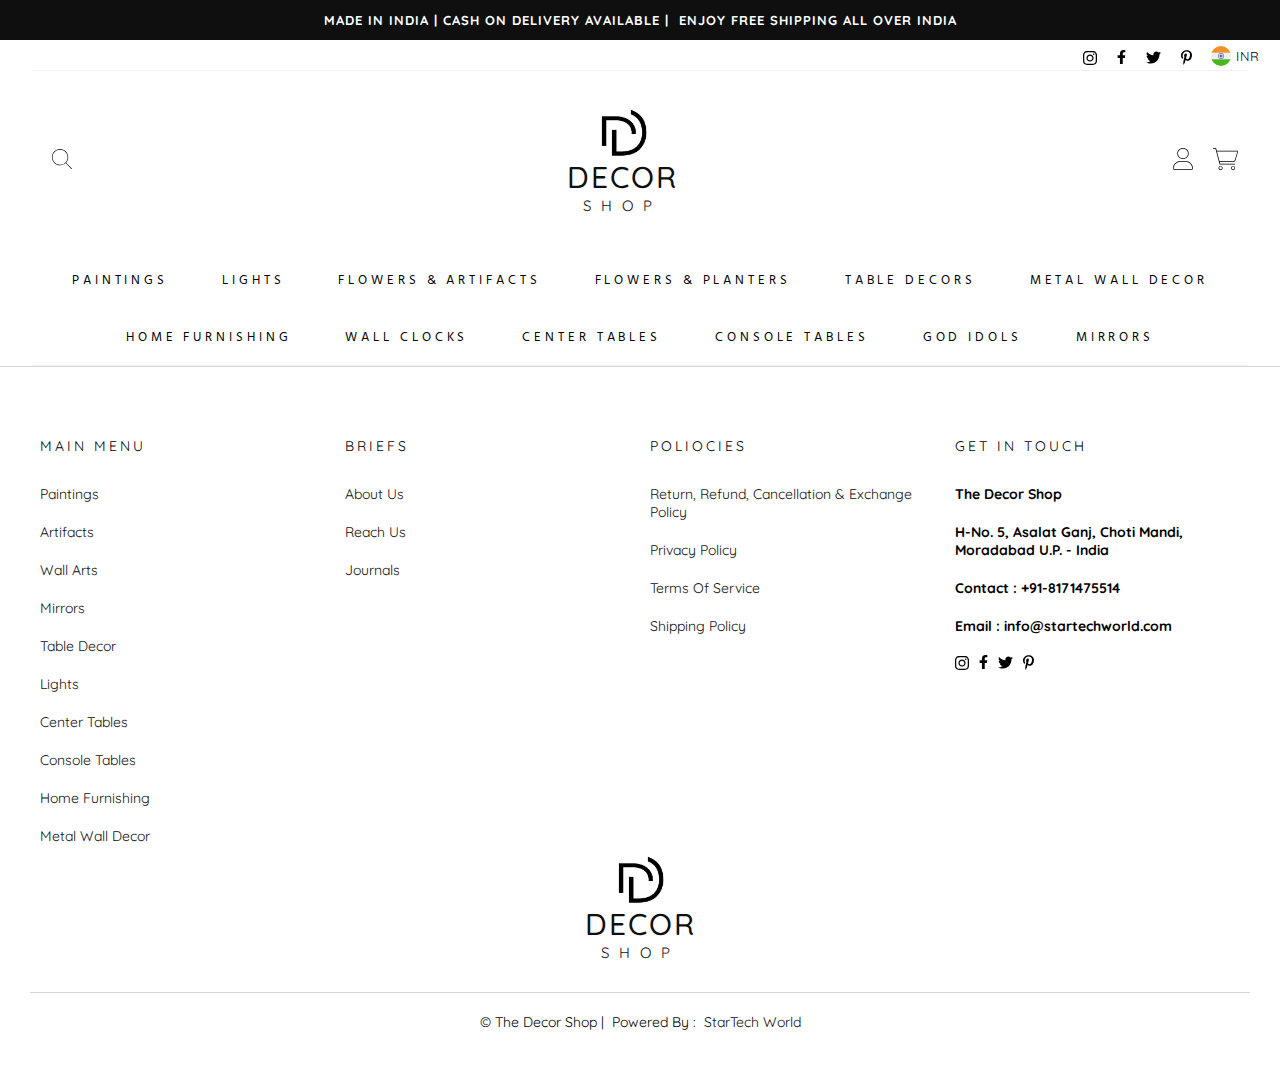
<file: checkout.html>
<!DOCTYPE html>
<html lang="en">
    <head>
        <meta charset="UTF-8">
        <meta http-equiv="X-UA-Compatible" content="IE=edge">
        <meta name="viewport" content="width=device-width, initial-scale=1.0">       
        <link rel="shortcut icon" href="./images/d_white.png" type="image/x-icon">
        <link rel="stylesheet" href="./css/loaders.css">
        <link rel="stylesheet" href="./css/style.css">
        <link rel="stylesheet" href="./css/responsive.css">
        
        <title>The Decor Shop</title>
    </head>
    <body onload="loader('body-loader')">
        <div id="body-loader" class="loader">
            <div class="site-preloader"></div>
        </div>
        <div class="site-wrapper flexbox col center w-100">
            <div class="siteHeader w-100">
                <div class="w-100">
                    <div class="topbar">
                        <a href="/" class="announcements">
                            <span>Made in India | Cash on delivery available |</span>
                            <span>&nbsp Enjoy free shipping all over india</span>
                        </a>
                    </div>
                    <div class="toolbar w-100">
                        <div class="toolbar-list">
                            <div class="toolbar-item">
                                <ul class="social-items">
                                    <li>
                                        <a class="flexbox center" href="https://www.instagram.com/" target="_blank">
                                            <img class="icon icon1" src="icons/instagram.svg" alt="india">
                                        </a>
                                    </li>
                                    <li>
                                        <a class="flexbox center" href="https://www.instagram.com/" target="_blank">
                                            <img class="icon icon2" src="icons/facebook-f.svg" alt="india">
                                        </a>
                                    </li>
                                    <li>
                                        <a class="flexbox center"href="https://www.instagram.com/" target="_blank">
                                            <img class="icon icon3" src="icons/twitter.svg" alt="india">
                                        </a>
                                    </li>
                                    <li>
                                        <a class="flexbox center"href="https://www.instagram.com/" target="_blank">
                                            <img class="icon icon4" src="icons/pinterest-p.svg" alt="india">
                                        </a>
                                    </li>
                                </ul>
                            </div>
                            <div class="toolbar-item">
                                <div class="currency flexbox center">
                                    <div class="flag">
                                        <img src="icons/flag.jpg" alt="india">
                                    </div>
                                    <div class="country">INR</div>
                                </div>
                            </div>
                        </div>
                    </div>
                </div>
                <header class="w-100 flexbox center">
                    <div class="container flexbox center col navHead">
                        <nav class="w-100">
                            <div class="w-100 flexbox equal topNav">
                                <div class="left-inner-head flexbox center">
                                    <div onclick="showNav()"class="menu-button"> 
                                        <div class="menubtn">
                                            <hr class="line line1">
                                            <hr class="line line2">
                                            <hr class="line line3">
                                        </div>
                                    </div>
                                    <div onclick="showSearch()" class="search navbarIcon">
                                        <img src="icons/search.svg" alt="search">
                                    </div>
                                </div>
                                <div class="mid-inner-head flexbox center">
                                    <a href="index.html">
                                        <div class="logo">
                                            <img class="logo-image"src="./images/d_white.png" alt="logo">
                                            <p class="logo-head">DECOR</p>
                                            <p class="logo-para">SHOP</p>
                                        </div>
                                    </a>
                                </div>
                                <div class="right-inner-head flexbox center">
                                    <div class="user navbarIcon">
                                        <a href="login.html">
                                            <img src="icons/user.svg" alt="user">
                                        </a>
                                    </div>
                                    <div onclick="showCart()" class="cart navbarIcon cartIcon">
                                        <img src="icons/cart.svg" alt="cart">
                                    </div>
                                </div>
                            </div>
                            <ul id="side-nav" class="">
                                <li class="sideNavHead w-100 flexbox start-even">
                                    <span class="navItem">
                                        <a href="index.html">
                                            <div class="logo">
                                                <img class="logo-image"src="./images/d_white.png" alt="logo">
                                            </div>
                                        </a>
                                    </span>
                                    <span class="navItem">
                                        <div class="close navbarIcon" onclick="hideNav()">
                                            <img src="icons/close.svg" alt="close">
                                        </div>
                                    </span>
                                </li>
                                <li class="navItem hasNav">
                                    <a class="navLink" href="category.html">Paintings</a>
                                    <ul id="" class="subNavigation  text-left">
                                        <li class="subNavItem">
                                            <a class="subNavLink" href="category.html">Luxurious Chandelier</a>
                                        </li>
                                        <li class="subNavItem">
                                            <a class="subNavLink" href="category.html">Designer Hanging Lights</a>
                                        </li>
                                        <li class="subNavItem">
                                            <a class="subNavLink" href="category.html">Designer Wall Lamps</a>
                                        </li>
                                        <li class="subNavItem">
                                            <a class="subNavLink" href="category.html">Designer Floor Lamps</a>
                                        </li>
                                        <li class="subNavItem">
                                            <a class="subNavLink" href="category.html">Designer Table Lamps</a>
                                        </li>
                                    </ul>
                                </li>
                                <li class="navItem">
                                    <a class="navLink" href="category.html">Lights</a>
                                </li>
                                <li class="navItem hasNav">
                                    <a class="navLink" href="category.html">Flowers & Artifacts</a>
                                    <ul id="" class="subNavigation  text-left">
                                        <li class="subNavItem">
                                            <a class="subNavLink" href="category.html">Luxurious Chandelier</a>
                                        </li>
                                        <li class="subNavItem">
                                            <a class="subNavLink" href="category.html">Designer Hanging Lights</a>
                                        </li>
                                        <li class="subNavItem">
                                            <a class="subNavLink" href="category.html">Designer Wall Lamps</a>
                                        </li>
                                        <li class="subNavItem">
                                            <a class="subNavLink" href="category.html">Designer Floor Lamps</a>
                                        </li>
                                        <li class="subNavItem">
                                            <a class="subNavLink" href="category.html">Designer Table Lamps</a>
                                        </li>
                                    </ul>
                                </li>
                                <li class="navItem">
                                    <a class="navLink" href="category.html">Flowers & Planters</a>
                                </li>
                                <li class="navItem hasNav">
                                    <a class="navLink" href="category.html">Table Decors</a>
                                    <ul id="" class="subNavigation  text-left">
                                        <li class="subNavItem">
                                            <a class="subNavLink" href="category.html">Luxurious Chandelier</a>
                                        </li>
                                        <li class="subNavItem">
                                            <a class="subNavLink" href="category.html">Designer Hanging Lights</a>
                                        </li>
                                        <li class="subNavItem">
                                            <a class="subNavLink" href="category.html">Designer Wall Lamps</a>
                                        </li>
                                        <li class="subNavItem">
                                            <a class="subNavLink" href="category.html">Designer Floor Lamps</a>
                                        </li>
                                        <li class="subNavItem">
                                            <a class="subNavLink" href="category.html">Designer Table Lamps</a>
                                        </li>
                                    </ul>
                                </li>
                                <li class="navItem">
                                    <a class="navLink" href="category.html">Metal Wall Decor</a>
                                </li>
                                <li class="navItem hasNav">
                                    <a class="navLink" href="category.html">Home Furnishing</a>
                                    <ul id="" class="subNavigation  text-left">
                                        <li class="subNavItem">
                                            <a class="subNavLink" href="category.html">Luxurious Chandelier</a>
                                        </li>
                                        <li class="subNavItem">
                                            <a class="subNavLink" href="category.html">Designer Hanging Lights</a>
                                        </li>
                                        <li class="subNavItem">
                                            <a class="subNavLink" href="category.html">Designer Wall Lamps</a>
                                        </li>
                                        <li class="subNavItem">
                                            <a class="subNavLink" href="category.html">Designer Floor Lamps</a>
                                        </li>
                                        <li class="subNavItem">
                                            <a class="subNavLink" href="category.html">Designer Table Lamps</a>
                                        </li>
                                    </ul>
                                </li>
                                <li class="navItem">
                                    <a class="navLink" href="category.html">Wall Clocks</a>
                                </li>
                                <li class="navItem hasNav">
                                    <a class="navLink" href="category.html"> Center Tables</a>
                                    <ul id="" class="subNavigation  text-left">
                                        <li class="subNavItem">
                                            <a class="subNavLink" href="category.html">Luxurious Chandelier</a>
                                        </li>
                                        <li class="subNavItem">
                                            <a class="subNavLink" href="category.html">Designer Hanging Lights</a>
                                        </li>
                                        <li class="subNavItem">
                                            <a class="subNavLink" href="category.html">Designer Wall Lamps</a>
                                        </li>
                                        <li class="subNavItem">
                                            <a class="subNavLink" href="category.html">Designer Floor Lamps</a>
                                        </li>
                                        <li class="subNavItem">
                                            <a class="subNavLink" href="category.html">Designer Table Lamps</a>
                                        </li>
                                    </ul>
                                </li>
                                <li class="navItem">
                                    <a class="navLink" href="category.html"> Console Tables </a>
                                </li>
                                <li class="navItem hasNav">
                                    <a class="navLink" href="category.html">God Idols</a>
                                    <ul id="" class="subNavigation  text-left">
                                        <li class="subNavItem">
                                            <a class="subNavLink" href="category.html">Luxurious Chandelier</a>
                                        </li>
                                        <li class="subNavItem">
                                            <a class="subNavLink" href="category.html">Designer Hanging Lights</a>
                                        </li>
                                        <li class="subNavItem">
                                            <a class="subNavLink" href="category.html">Designer Wall Lamps</a>
                                        </li>
                                        <li class="subNavItem">
                                            <a class="subNavLink" href="category.html">Designer Floor Lamps</a>
                                        </li>
                                        <li class="subNavItem">
                                            <a class="subNavLink" href="category.html">Designer Table Lamps</a>
                                        </li>
                                    </ul>
                                </li>
                                <li class="navItem">
                                    <a class="navLink" href="category.html"> Mirrors</a>
                                </li>
                             </ul>                     
                        </nav>
                    </div>
                    <div id="searchPanel"class="siteSearchPanel flexbox center w-100">
                        <div class="container">
                            <div class="w-100 flexbox equal topNav">
                                <div class="left-inner-head flexbox center">
                                    <div class="search navbarIcon">
                                        <img src="icons/search.svg" alt="search">
                                    </div>
                                </div>
                                <div class="mid-inner-head">
                                    <div class="searchInput w-100">
                                        <input type="text" placeholder="Search Here ...">
                                    </div>
                                </div>
                                <div class="right-inner-head flexbox center">
                                    <div class="close navbarIcon" onclick="closeSearch()">
                                        <img src="icons/close.svg" alt="close">
                                    </div>
                                </div>
                            </div>
                        </div>
                    </div>
                </header>
            </div>
            <div class="container">

            </div>
            <div class="footer w-100 flexbox col center">
                <footer class="footer-grid w-100">
                    <div class="footer-grid-item footer-main-menu flexbox col start">
                        <p class="footer-heading">main menu</p>
                        <div class="footer-navigation">
                            <ul class="flexbox col start">
                                <li><a href="#">Paintings</a></li>
                                <li><a href="#">Artifacts</a></li>
                                <li><a href="#">Wall Arts</a></li>
                                <li><a href="#">Mirrors</a></li>
                                <li><a href="#">Table Decor</a></li>
                                <li><a href="#">Lights</a></li>
                                <li><a href="#">Center Tables</a></li>
                                <li><a href="#">Console Tables</a></li>
                                <li><a href="#">Home Furnishing</a></li>
                                <li><a href="#">Metal Wall Decor</a></li>
                            </ul>
                        </div>
                    </div>
                    <div class="footer-grid-item footer-briefs flexbox col start">
                        <p class="footer-heading">briefs</p>
                        <div class="footer-navigation">
                            <ul class="flexbox col start">
                                <li><a href="about.html">About Us</a></li>
                                <li><a href="#">Reach Us</a></li>
                                <li><a href="#">Journals</a></li>
                            </ul>
                        </div>
                    </div>
                    <div class="footer-grid-item footer-policies flexbox col start">
                        <p class="footer-heading">poliocies</p>
                        <div class="footer-navigation">
                            <ul class="flexbox col start">
                                <li><a href="#">Return, Refund, Cancellation & Exchange Policy </a></li>
                                <li><a href="#">Privacy Policy</a></li>
                                <li><a href="#">Terms Of Service</a></li>
                                <li><a href="#">Shipping Policy</a></li>
                            </ul>
                        </div>
                    </div>
                    <div class="footer-grid-item footer-subscription flexbox col start">
                        <p class="footer-heading">gET in touch</p>
                        <div class="footer-navigation">
                            <ul class="flexbox col start contact-list">
                                <li>The Decor Shop</li>
                                <li>H-No. 5, Asalat Ganj, Choti Mandi, Moradabad U.P. - India</li>
                                <li>Contact : +91-8171475514</li>
                                <li>Email : info@startechworld.com</li>
                                <li class="flexbox start w-100">
                                    <a class="flexbox center" href="https://www.instagram.com/" target="_blank">
                                        <img class="icon icon1" src="icons/instagram.svg" alt="india">
                                    </a>
                                    <a class="flexbox center" href="https://www.instagram.com/" target="_blank">
                                        <img class="icon icon2" src="icons/facebook-f.svg" alt="india">
                                    </a>
                                    <a class="flexbox center"href="https://www.instagram.com/" target="_blank">
                                        <img class="icon icon3" src="icons/twitter.svg" alt="india">
                                    </a>
                                    <a class="flexbox center"href="https://www.instagram.com/" target="_blank">
                                        <img class="icon icon4" src="icons/pinterest-p.svg" alt="india">
                                    </a>
                                </li>
                            </ul>
                        </div>
                    </div>
                </footer>
                <a href="">
                    <div class="logo">
                        <img class="logo-image"src="./images/d_white.png" alt="logo">
                        <p class="logo-head">DECOR</p>
                        <p class="logo-para">SHOP</p>
                    </div>
                </a>
                <div class="sponsership w-100 flexbox center">
                    <p class="company">&copy; The Decor Shop</p>
                    <p class="company">&nbsp;|&nbsp; Powered By : &nbsp;</p>
                    <a href="https://startechworld.com/" target="_blank">StarTech World</a>
                </div>
            </div>
        </div>
        <script>
            function loader(id){
                document.getElementById(id).style.display="none";
            }
        </script>
        <script type="text/javascript" src="js/index.js"></script>
    </body>
</html>
</file>
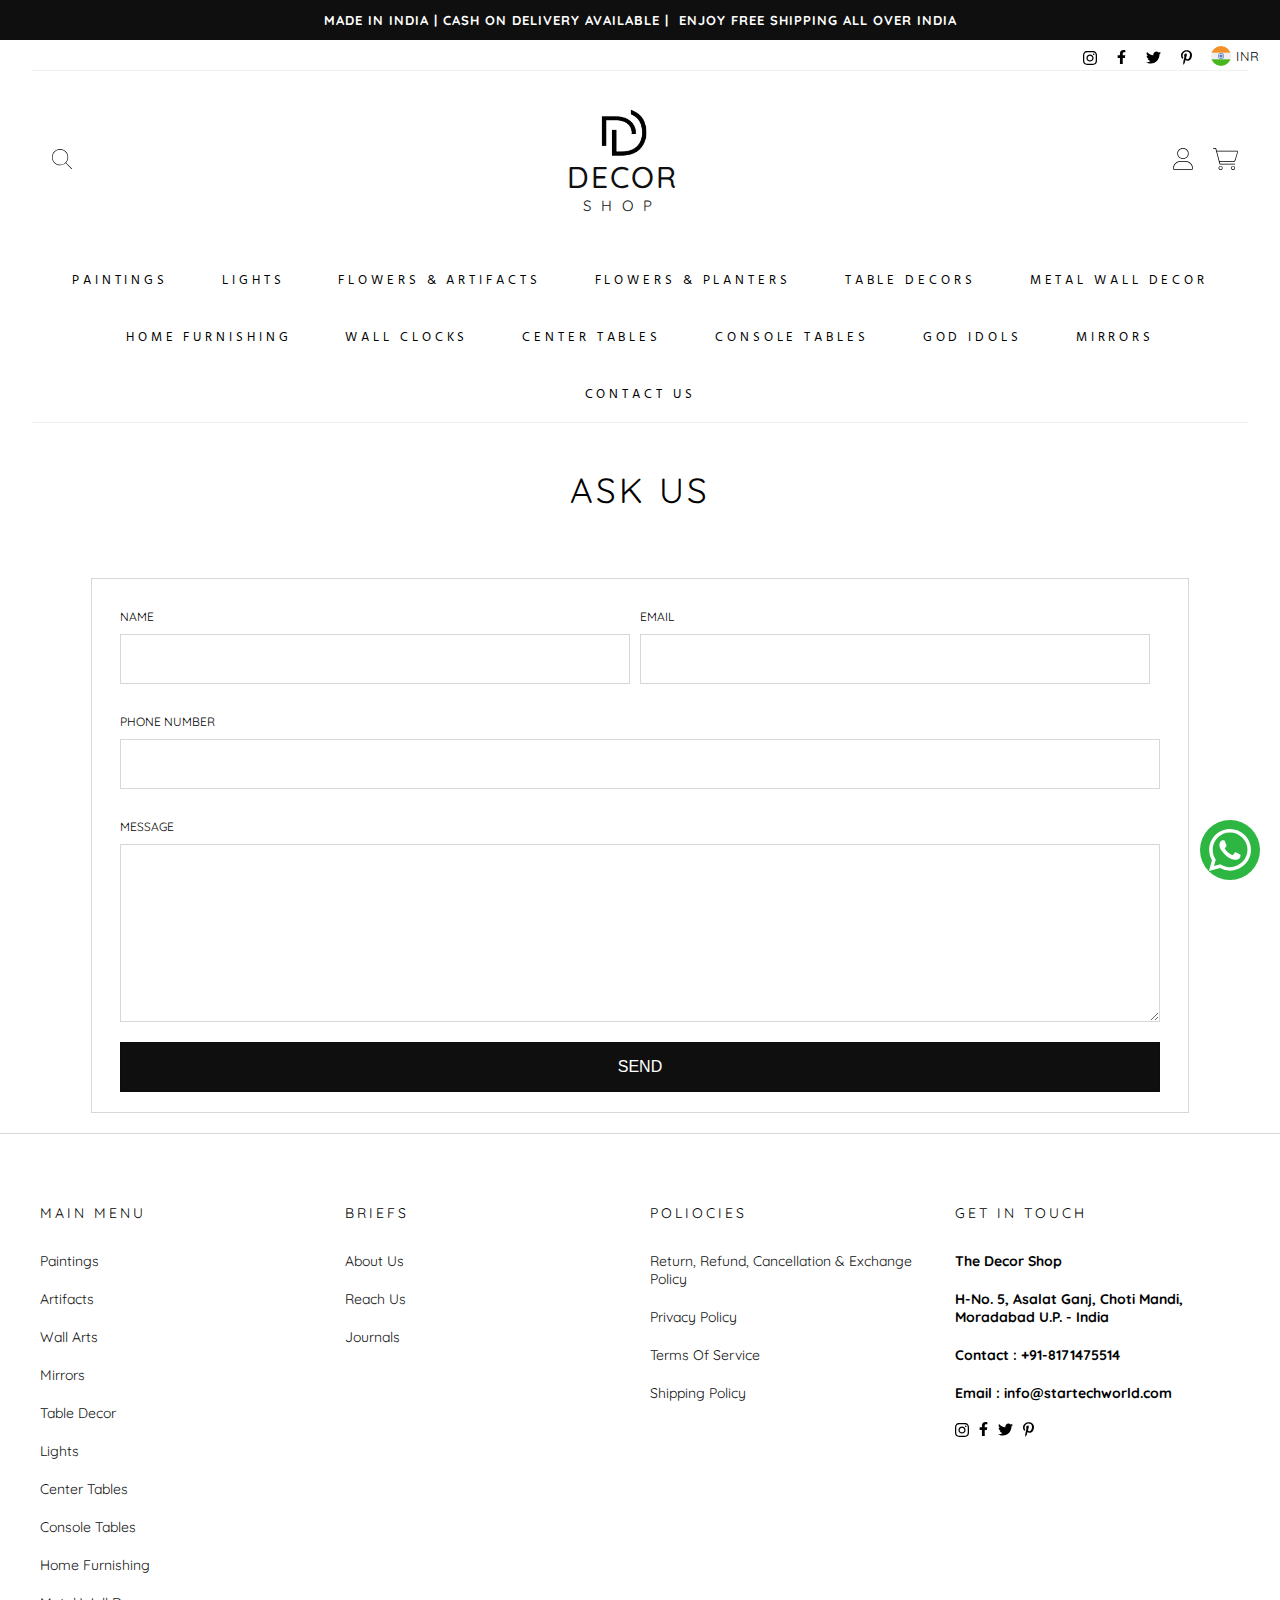
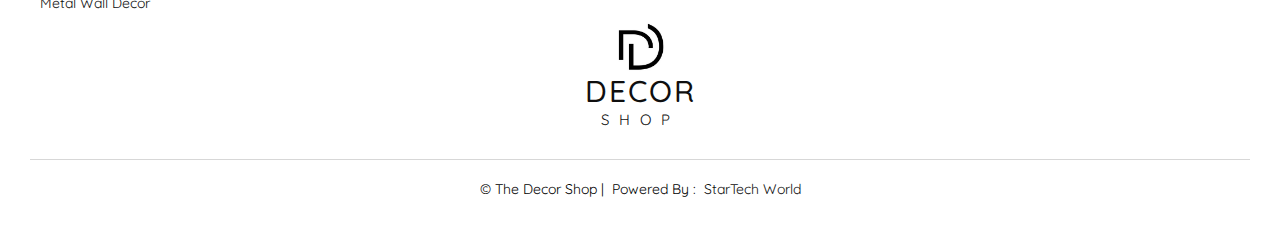
<file: contact.html>
<!DOCTYPE html>
<html lang="en">
    <head>
        <meta charset="UTF-8">
        <meta http-equiv="X-UA-Compatible" content="IE=edge">
        <meta name="viewport" content="width=device-width, initial-scale=1.0">       
        <link rel="shortcut icon" href="./images/d_white.png" type="image/x-icon">
        <link rel="stylesheet" href="./css/loaders.css">
        <link rel="stylesheet" href="./css/style.css">
        <link rel="stylesheet" href="./css/responsive.css">
        
        <title>The Decor Shop</title>
    </head>
    <body onload="loader('body-loader')">
        <div id="body-loader" class="loader">
            <div class="site-preloader"></div>
        </div>
        <div class="site-wrapper flexbox col center w-100">
            <div class="siteHeader w-100">
                <div class="w-100">
                    <div class="topbar">
                        <a href="/" class="announcements">
                            <span>Made in India | Cash on delivery available |</span>
                            <span>&nbsp Enjoy free shipping all over india</span>
                        </a>
                    </div>
                    <div class="toolbar w-100">
                        <div class="toolbar-list">
                            <div class="toolbar-item">
                                <ul class="social-items">
                                    <li>
                                        <a class="flexbox center" href="https://www.instagram.com/" target="_blank">
                                            <img class="icon icon1" src="icons/instagram.svg" alt="india">
                                        </a>
                                    </li>
                                    <li>
                                        <a class="flexbox center" href="https://www.instagram.com/" target="_blank">
                                            <img class="icon icon2" src="icons/facebook-f.svg" alt="india">
                                        </a>
                                    </li>
                                    <li>
                                        <a class="flexbox center"href="https://www.instagram.com/" target="_blank">
                                            <img class="icon icon3" src="icons/twitter.svg" alt="india">
                                        </a>
                                    </li>
                                    <li>
                                        <a class="flexbox center"href="https://www.instagram.com/" target="_blank">
                                            <img class="icon icon4" src="icons/pinterest-p.svg" alt="india">
                                        </a>
                                    </li>
                                </ul>
                            </div>
                            <div class="toolbar-item">
                                <div class="currency flexbox center">
                                    <div class="flag">
                                        <img src="icons/flag.jpg" alt="india">
                                    </div>
                                    <div class="country">INR</div>
                                </div>
                            </div>
                        </div>
                    </div>
                </div>
                <header class="w-100 flexbox center">
                    <div class="container flexbox center col navHead">
                        <nav class="w-100">
                            <div class="w-100 flexbox equal topNav">
                                <div class="left-inner-head flexbox center">
                                    <div onclick="showNav()"class="menu-button"> 
                                        <div class="menubtn">
                                            <hr class="line line1">
                                            <hr class="line line2">
                                            <hr class="line line3">
                                        </div>
                                    </div>
                                    <div onclick="showSearch()" class="search navbarIcon">
                                        <img src="icons/search.svg" alt="search">
                                    </div>
                                </div>
                                <div class="mid-inner-head flexbox center">
                                    <a href="index.html">
                                        <div class="logo">
                                            <img class="logo-image"src="./images/d_white.png" alt="logo">
                                            <p class="logo-head">DECOR</p>
                                            <p class="logo-para">SHOP</p>
                                        </div>
                                    </a>
                                </div>
                                <div class="right-inner-head flexbox center">
                                    <div class="user navbarIcon">
                                        <a href="login.html">
                                            <img src="icons/user.svg" alt="user">
                                        </a>
                                    </div>
                                    <div onclick="showCart()" class="cart navbarIcon cartIcon">
                                        <img src="icons/cart.svg" alt="cart">
                                    </div>
                                </div>
                            </div>
                            <ul id="side-nav" class="">
                                <li class="sideNavHead w-100 flexbox start-even">
                                    <span class="navItem">
                                        <a href="index.html">
                                            <div class="logo">
                                                <img class="logo-image"src="./images/d_white.png" alt="logo">
                                            </div>
                                        </a>
                                    </span>
                                    <span class="navItem">
                                        <div class="close navbarIcon" onclick="hideNav()">
                                            <img src="icons/close.svg" alt="close">
                                        </div>
                                    </span>
                                </li>
                                <li class="navItem hasNav">
                                    <a class="navLink" href="category.html">Paintings</a>
                                    <ul id="" class="subNavigation  text-left">
                                        <li class="subNavItem">
                                            <a class="subNavLink" href="category.html">Luxurious Chandelier</a>
                                        </li>
                                        <li class="subNavItem">
                                            <a class="subNavLink" href="category.html">Designer Hanging Lights</a>
                                        </li>
                                        <li class="subNavItem">
                                            <a class="subNavLink" href="category.html">Designer Wall Lamps</a>
                                        </li>
                                        <li class="subNavItem">
                                            <a class="subNavLink" href="category.html">Designer Floor Lamps</a>
                                        </li>
                                        <li class="subNavItem">
                                            <a class="subNavLink" href="category.html">Designer Table Lamps</a>
                                        </li>
                                    </ul>
                                </li>
                                <li class="navItem">
                                    <a class="navLink" href="category.html">Lights</a>
                                </li>
                                <li class="navItem hasNav">
                                    <a class="navLink" href="category.html">Flowers & Artifacts</a>
                                    <ul id="" class="subNavigation  text-left">
                                        <li class="subNavItem">
                                            <a class="subNavLink" href="category.html">Luxurious Chandelier</a>
                                        </li>
                                        <li class="subNavItem">
                                            <a class="subNavLink" href="category.html">Designer Hanging Lights</a>
                                        </li>
                                        <li class="subNavItem">
                                            <a class="subNavLink" href="category.html">Designer Wall Lamps</a>
                                        </li>
                                        <li class="subNavItem">
                                            <a class="subNavLink" href="category.html">Designer Floor Lamps</a>
                                        </li>
                                        <li class="subNavItem">
                                            <a class="subNavLink" href="category.html">Designer Table Lamps</a>
                                        </li>
                                    </ul>
                                </li>
                                <li class="navItem">
                                    <a class="navLink" href="category.html">Flowers & Planters</a>
                                </li>
                                <li class="navItem hasNav">
                                    <a class="navLink" href="category.html">Table Decors</a>
                                    <ul id="" class="subNavigation  text-left">
                                        <li class="subNavItem">
                                            <a class="subNavLink" href="category.html">Luxurious Chandelier</a>
                                        </li>
                                        <li class="subNavItem">
                                            <a class="subNavLink" href="category.html">Designer Hanging Lights</a>
                                        </li>
                                        <li class="subNavItem">
                                            <a class="subNavLink" href="category.html">Designer Wall Lamps</a>
                                        </li>
                                        <li class="subNavItem">
                                            <a class="subNavLink" href="category.html">Designer Floor Lamps</a>
                                        </li>
                                        <li class="subNavItem">
                                            <a class="subNavLink" href="category.html">Designer Table Lamps</a>
                                        </li>
                                    </ul>
                                </li>
                                <li class="navItem">
                                    <a class="navLink" href="category.html">Metal Wall Decor</a>
                                </li>
                                <li class="navItem hasNav">
                                    <a class="navLink" href="category.html">Home Furnishing</a>
                                    <ul id="" class="subNavigation  text-left">
                                        <li class="subNavItem">
                                            <a class="subNavLink" href="category.html">Luxurious Chandelier</a>
                                        </li>
                                        <li class="subNavItem">
                                            <a class="subNavLink" href="category.html">Designer Hanging Lights</a>
                                        </li>
                                        <li class="subNavItem">
                                            <a class="subNavLink" href="category.html">Designer Wall Lamps</a>
                                        </li>
                                        <li class="subNavItem">
                                            <a class="subNavLink" href="category.html">Designer Floor Lamps</a>
                                        </li>
                                        <li class="subNavItem">
                                            <a class="subNavLink" href="category.html">Designer Table Lamps</a>
                                        </li>
                                    </ul>
                                </li>
                                <li class="navItem">
                                    <a class="navLink" href="category.html">Wall Clocks</a>
                                </li>
                                <li class="navItem hasNav">
                                    <a class="navLink" href="category.html"> Center Tables</a>
                                    <ul id="" class="subNavigation  text-left">
                                        <li class="subNavItem">
                                            <a class="subNavLink" href="category.html">Luxurious Chandelier</a>
                                        </li>
                                        <li class="subNavItem">
                                            <a class="subNavLink" href="category.html">Designer Hanging Lights</a>
                                        </li>
                                        <li class="subNavItem">
                                            <a class="subNavLink" href="category.html">Designer Wall Lamps</a>
                                        </li>
                                        <li class="subNavItem">
                                            <a class="subNavLink" href="category.html">Designer Floor Lamps</a>
                                        </li>
                                        <li class="subNavItem">
                                            <a class="subNavLink" href="category.html">Designer Table Lamps</a>
                                        </li>
                                    </ul>
                                </li>
                                <li class="navItem">
                                    <a class="navLink" href="category.html"> Console Tables </a>
                                </li>
                                <li class="navItem hasNav">
                                    <a class="navLink" href="category.html">God Idols</a>
                                    <ul id="" class="subNavigation  text-left">
                                        <li class="subNavItem">
                                            <a class="subNavLink" href="category.html">Luxurious Chandelier</a>
                                        </li>
                                        <li class="subNavItem">
                                            <a class="subNavLink" href="category.html">Designer Hanging Lights</a>
                                        </li>
                                        <li class="subNavItem">
                                            <a class="subNavLink" href="category.html">Designer Wall Lamps</a>
                                        </li>
                                        <li class="subNavItem">
                                            <a class="subNavLink" href="category.html">Designer Floor Lamps</a>
                                        </li>
                                        <li class="subNavItem">
                                            <a class="subNavLink" href="category.html">Designer Table Lamps</a>
                                        </li>
                                    </ul>
                                </li>
                                <li class="navItem">
                                    <a class="navLink" href="category.html"> Mirrors</a>
                                </li>
                                <li class="navItem">
                                    <a class="navLink" href="contact.html">Contact Us</a>
                                </li>
                             </ul>                     
                        </nav>
                    </div>
                    <div id="searchPanel"class="siteSearchPanel flexbox center w-100">
                        <div class="container">
                            <div class="w-100 flexbox equal topNav">
                                <div class="left-inner-head flexbox center">
                                    <div class="search navbarIcon">
                                        <img src="icons/search.svg" alt="search">
                                    </div>
                                </div>
                                <div class="mid-inner-head">
                                    <div class="searchInput w-100">
                                        <input type="text" placeholder="Search Here ...">
                                    </div>
                                </div>
                                <div class="right-inner-head flexbox center">
                                    <div class="close navbarIcon" onclick="closeSearch()">
                                        <img src="icons/close.svg" alt="close">
                                    </div>
                                </div>
                            </div>
                        </div>
                    </div>
                </header>
            </div>

            <div class="container flexbox col center">
                <div class="site-heading-simple w-100 flexbox center">
                    <h1>Ask Us</h1>
                </div>
                <div class="container flexbox col center">
                    <div class="container flexbox col center">
                        <div class="ask-us-outer flexbox col center collapsible w-100">
                            <div id="ask-us-inner" class="ask-us-inner container form-open">
                                <form action="#" class="ask-us w-100 flexbox col start-even">
                                    <div class="flexbox input-row w-100">
                                        <div class="input-item flexbox col start-even">
                                            <label for="name">Name</label>
                                            <input type="text" name="name" id="name" >
                                        </div>
                                        <div class="input-item flexbox col start-even">
                                            <label for="email">Email</label>
                                            <input type="email" id="email" >
                                        </div>
                                    </div>
                                    <div class="input-item flexbox col start-even">
                                        <label for="mobile">Phone number</label>
                                        <input type="text" id="mobile">
                                    </div>
                                    <div class="input-item flexbox col start-even">
                                        <label for="message">Message</label>
                                        <textarea name="message" id="" rows="5"></textarea>
                                    </div>
                                    <div class="input-item w-100">
                                        <input type="submit" class="btn btn-secondary hover-shine" value="Send">    
                                    </div>
                                </form>
                            </div>
                        </div>
                    </div>
                </div>
            </div>

            <div class="footer w-100 flexbox col center">
                <footer class="footer-grid w-100">
                    <div class="footer-grid-item footer-main-menu flexbox col start">
                        <p class="footer-heading">main menu</p>
                        <div class="footer-navigation">
                            <ul class="flexbox col start">
                                <li><a href="#">Paintings</a></li>
                                <li><a href="#">Artifacts</a></li>
                                <li><a href="#">Wall Arts</a></li>
                                <li><a href="#">Mirrors</a></li>
                                <li><a href="#">Table Decor</a></li>
                                <li><a href="#">Lights</a></li>
                                <li><a href="#">Center Tables</a></li>
                                <li><a href="#">Console Tables</a></li>
                                <li><a href="#">Home Furnishing</a></li>
                                <li><a href="#">Metal Wall Decor</a></li>
                            </ul>
                        </div>
                    </div>
                    <div class="footer-grid-item footer-briefs flexbox col start">
                        <p class="footer-heading">briefs</p>
                        <div class="footer-navigation">
                            <ul class="flexbox col start">
                                <li><a href="about.html">About Us</a></li>
                                <li><a href="#">Reach Us</a></li>
                                <li><a href="#">Journals</a></li>
                            </ul>
                        </div>
                    </div>
                    <div class="footer-grid-item footer-policies flexbox col start">
                        <p class="footer-heading">poliocies</p>
                        <div class="footer-navigation">
                            <ul class="flexbox col start">
                                <li><a href="#">Return, Refund, Cancellation & Exchange Policy </a></li>
                                <li><a href="#">Privacy Policy</a></li>
                                <li><a href="#">Terms Of Service</a></li>
                                <li><a href="#">Shipping Policy</a></li>
                            </ul>
                        </div>
                    </div>
                    <div class="footer-grid-item footer-subscription flexbox col start">
                        <p class="footer-heading">gET in touch</p>
                        <div class="footer-navigation">
                            <ul class="flexbox col start contact-list">
                                <li>The Decor Shop</li>
                                <li>H-No. 5, Asalat Ganj, Choti Mandi, Moradabad U.P. - India</li>
                                <li>Contact : +91-8171475514</li>
                                <li>Email : info@startechworld.com</li>
                                <li class="flexbox start w-100">
                                    <a class="flexbox center" href="https://www.instagram.com/" target="_blank">
                                        <img class="icon icon1" src="icons/instagram.svg" alt="india">
                                    </a>
                                    <a class="flexbox center" href="https://www.instagram.com/" target="_blank">
                                        <img class="icon icon2" src="icons/facebook-f.svg" alt="india">
                                    </a>
                                    <a class="flexbox center"href="https://www.instagram.com/" target="_blank">
                                        <img class="icon icon3" src="icons/twitter.svg" alt="india">
                                    </a>
                                    <a class="flexbox center"href="https://www.instagram.com/" target="_blank">
                                        <img class="icon icon4" src="icons/pinterest-p.svg" alt="india">
                                    </a>
                                </li>
                            </ul>
                        </div>
                    </div>
                </footer>
                <a href="">
                    <div class="logo">
                        <img class="logo-image"src="./images/d_white.png" alt="logo">
                        <p class="logo-head">DECOR</p>
                        <p class="logo-para">SHOP</p>
                    </div>
                </a>
                <div class="sponsership w-100 flexbox center">
                    <p class="company">&copy; The Decor Shop</p>
                    <p class="company">&nbsp;|&nbsp; Powered By : &nbsp;</p>
                    <a href="https://startechworld.com/" target="_blank">StarTech World</a>
                </div>
            </div>
        </div>
        <div id="cart" class="shopping-cart-overlay w-100">
            <div class="cart-area flexbox col start-even">
                <div class="cart-head flexbox start-even w-100">
                    <h2>cart</h2>
                    <div class="close cartIcon" onclick="hideCart()">
                        <img src="icons/close.svg" alt="close">
                    </div>
                </div>
                <div class="cart-items flexbox col start w-100">
                    <div class="cart-item flexbox w-100">
                        <div class="cart-product-image">
                            <a href="product.html">
                                <img src="images/img7.webp" alt="">
                            </a>
                        </div>
                        <div class="cart-product-description flexbox col start w-100">
                            <a href="product.html">
                                <p class="product-name w-100">ANTIQUE BLACK GOLDEN CAMBER TRINKET WALL CLOCK</p>
                            </a>
                            <div class="cart-product-info w-100 flexbox ">
                                <div class="quantity-bar flexbox">
                                    <span onclick="decreaseQty('qty-1')"class="update-qty-btn">-</span>
                                    <input id="qty-1"class="quantity-input"type="text" value="1">
                                    <span onclick="increasQty('qty-1')"class="update-qty-btn">+</span>
                                </div>
                                <p class="new-price">Rs. 1200.00</p>
                            </div>
                        </div>

                    </div>
                    <div class="cart-item flexbox w-100">
                        <div class="cart-product-image">
                            <a href="product.html">
                                <img src="images/img8.webp" alt="">
                            </a>
                        </div>
                        <div class="cart-product-description flexbox col start w-100">
                            <a href="product.html">
                                <p class="product-name w-100">ANTIQUE BLACK GOLDEN CAMBER TRINKET WALL CLOCK</p>
                            </a>
                            <div class="cart-product-info w-100 flexbox ">
                                <div class="quantity-bar flexbox">
                                    <span onclick="decreaseQty('qty-2')"class="update-qty-btn">-</span>
                                    <input id="qty-2"class="quantity-input"type="text" value="1">
                                    <span onclick="increasQty('qty-2')"class="update-qty-btn">+</span>
                                </div>
                                <p class="new-price">Rs. 1200.00</p>
                            </div>
                        </div>

                    </div>
                    <div class="cart-item flexbox w-100">
                        <div class="cart-product-image">
                            <a href="product.html">
                                <img src="images/img9.webp" alt="">
                            </a>
                        </div>
                        <div class="cart-product-description flexbox col start w-100">
                            <a href="product.html">
                                <p class="product-name w-100">ANTIQUE BLACK GOLDEN CAMBER TRINKET WALL CLOCK</p>
                            </a>
                            <div class="cart-product-info w-100 flexbox ">
                                <div class="quantity-bar flexbox">
                                    <span onclick="decreaseQty('qty-3')"class="update-qty-btn">-</span>
                                    <input id="qty-3"class="quantity-input"type="text" value="1">
                                    <span onclick="increasQty('qty-3')"class="update-qty-btn">+</span>
                                </div>
                                <p class="new-price">Rs. 1200.00</p>
                            </div>
                        </div>

                    </div>
                </div>
                <div class="cart-footer w-100 flexbox col">
                    <div class="cart-subtotal flexbox w-100 start-even">
                        <p class="footer-heading" style="font-size: 13px;">subtotal</p>
                        <p class="footer-heading" style="font-size: 13px;">Rs. 12,700.00</p>
                    </div>
                    <p class="cart-note">Shipping, taxes, and discounts codes calculated at checkout. Orders will be processed in INR. </p>
                    <a class="btn btn-secondary hover-shine"href="checkout.html">check out</a>
                </div>
            </div>
        </div>
        <a href="https://wa.me/918171475514" id="wa" class="whatsapp flexbox center">
            <img src="icons/whatsapp.svg" alt="whatsapp logo">
        </a>
        <script>
            function loader(id){
                document.getElementById(id).style.display="none";
            }
        </script>
        
        <script type="text/javascript" src="js/index.js"></script>
    </body>
</html>
</file>
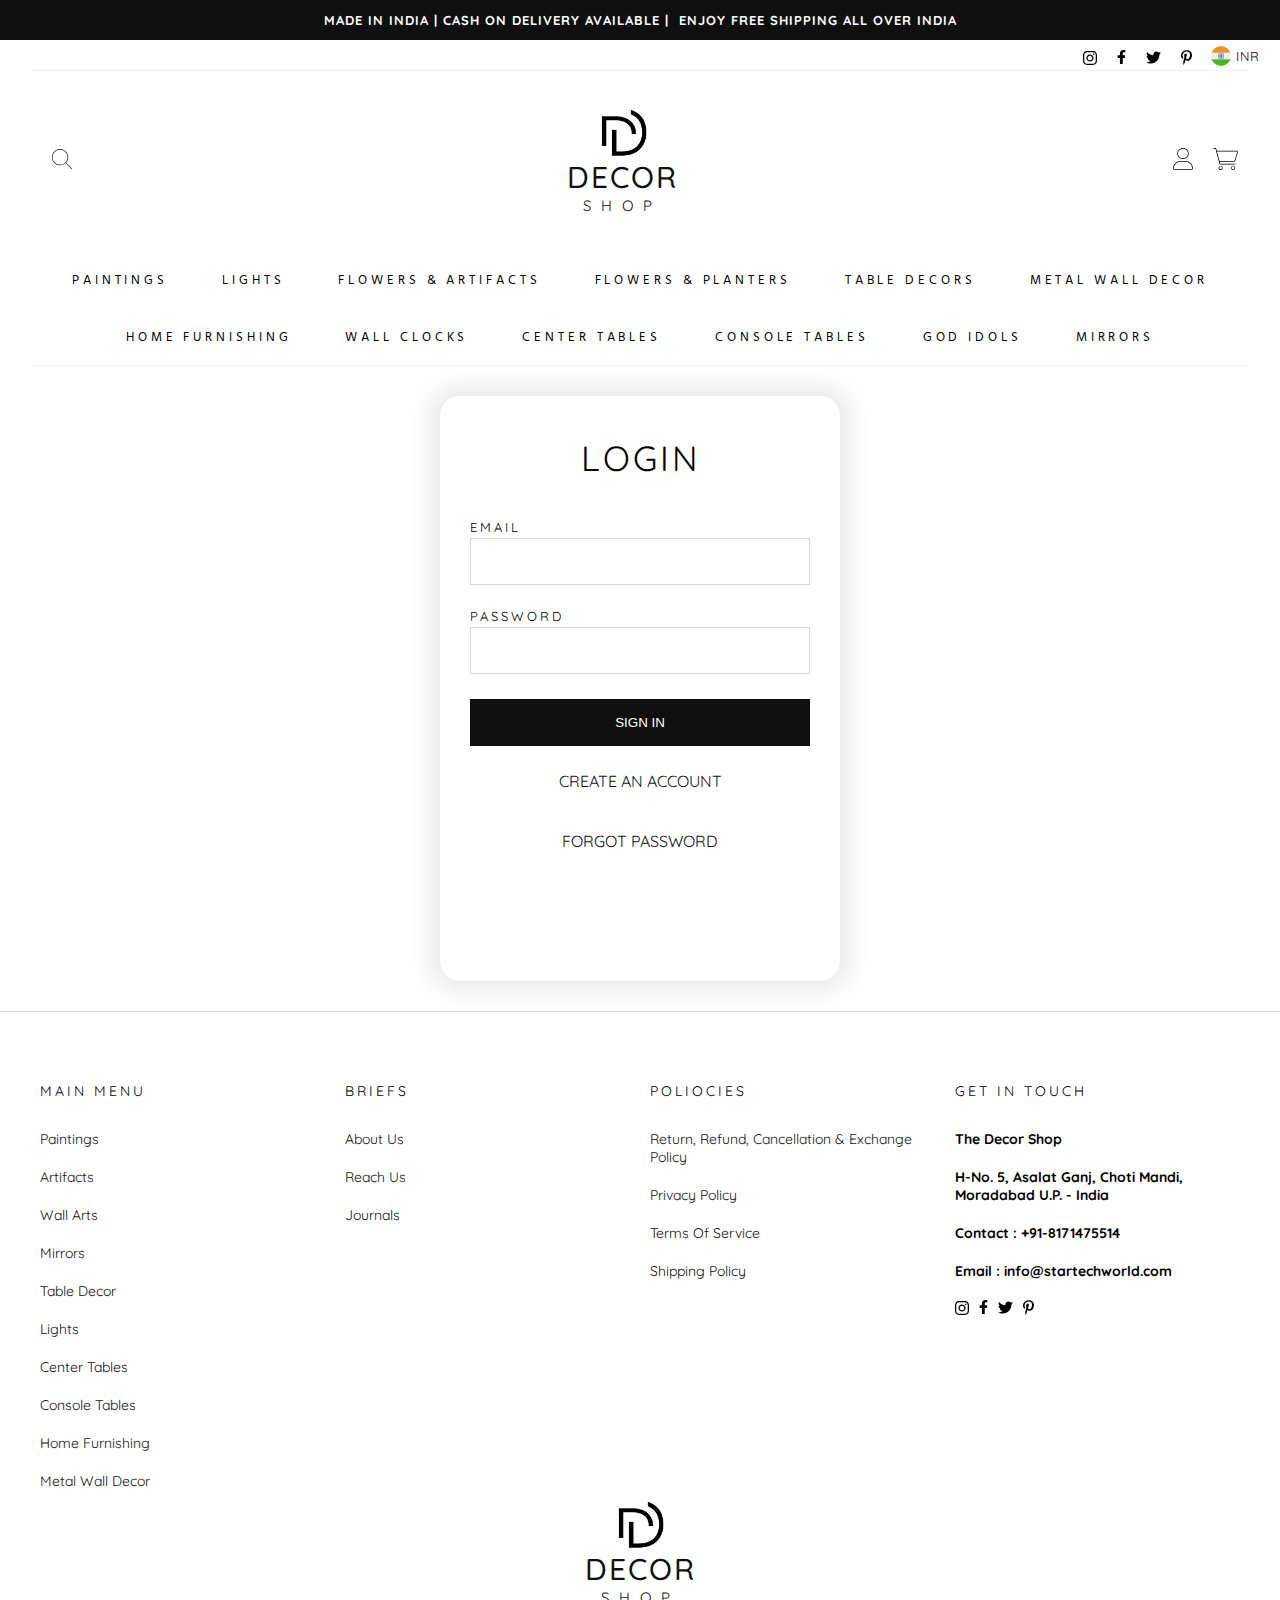
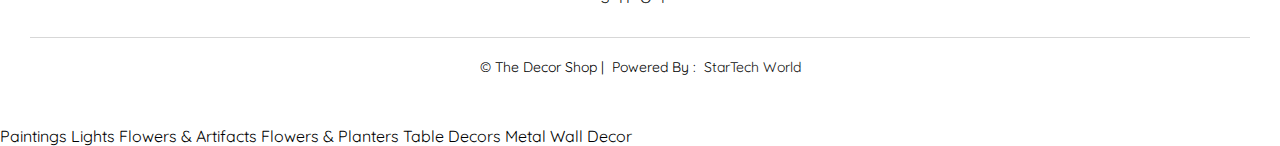
<file: login.html>
<!DOCTYPE html>
<html lang="en">
    <head>
        <meta charset="UTF-8">
        <meta http-equiv="X-UA-Compatible" content="IE=edge">
        <meta name="viewport" content="width=device-width, initial-scale=1.0">       
        <link rel="shortcut icon" href="./images/d_white.png" type="image/x-icon">
        <link rel="stylesheet" href="./css/loaders.css">
        <link rel="stylesheet" href="./css/style.css">
        <link rel="stylesheet" href="./css/responsive.css">
        
        <title>The Decor Shop</title>
    </head>
    <body onload="loader('body-loader')">
        <div id="body-loader" class="loader">
            <div class="site-preloader"></div>
        </div>
        <div class="site-wrapper flexbox col center w-100">
            <div class="siteHeader w-100">
                <div class="w-100">
                    <div class="topbar">
                        <a href="/" class="announcements">
                            <span>Made in India | Cash on delivery available |</span>
                            <span>&nbsp Enjoy free shipping all over india</span>
                        </a>
                    </div>
                    <div class="toolbar w-100">
                        <div class="toolbar-list">
                            <div class="toolbar-item">
                                <ul class="social-items">
                                    <li>
                                        <a class="flexbox center" href="https://www.instagram.com/" target="_blank">
                                            <img class="icon icon1" src="icons/instagram.svg" alt="india">
                                        </a>
                                    </li>
                                    <li>
                                        <a class="flexbox center" href="https://www.instagram.com/" target="_blank">
                                            <img class="icon icon2" src="icons/facebook-f.svg" alt="india">
                                        </a>
                                    </li>
                                    <li>
                                        <a class="flexbox center"href="https://www.instagram.com/" target="_blank">
                                            <img class="icon icon3" src="icons/twitter.svg" alt="india">
                                        </a>
                                    </li>
                                    <li>
                                        <a class="flexbox center"href="https://www.instagram.com/" target="_blank">
                                            <img class="icon icon4" src="icons/pinterest-p.svg" alt="india">
                                        </a>
                                    </li>
                                </ul>
                            </div>
                            <div class="toolbar-item">
                                <div class="currency flexbox center">
                                    <div class="flag">
                                        <img src="icons/flag.jpg" alt="india">
                                    </div>
                                    <div class="country">INR</div>
                                </div>
                            </div>
                        </div>
                    </div>
                </div>
                <header class="w-100 flexbox center">
                    <div class="container flexbox center col navHead">
                        <nav class="w-100">
                            <div class="w-100 flexbox equal topNav">
                                <div class="left-inner-head flexbox center">
                                    <div onclick="showNav()"class="menu-button"> 
                                        <div class="menubtn">
                                            <hr class="line line1">
                                            <hr class="line line2">
                                            <hr class="line line3">
                                        </div>
                                    </div>
                                    <div onclick="showSearch()" class="search navbarIcon">
                                        <img src="icons/search.svg" alt="search">
                                    </div>
                                </div>
                                <div class="mid-inner-head flexbox center">
                                    <a href="index.html">
                                        <div class="logo">
                                            <img class="logo-image"src="./images/d_white.png" alt="logo">
                                            <p class="logo-head">DECOR</p>
                                            <p class="logo-para">SHOP</p>
                                        </div>
                                    </a>
                                </div>
                                <div class="right-inner-head flexbox center">
                                    <div class="user navbarIcon">
                                        <a href="login.html">
                                            <img src="icons/user.svg" alt="user">
                                        </a>
                                    </div>
                                    <div onclick="showCart()" class="cart navbarIcon cartIcon">
                                        <img src="icons/cart.svg" alt="cart">
                                    </div>
                                </div>
                            </div>
                            <ul id="side-nav" class="">
                                <li class="sideNavHead w-100 flexbox start-even">
                                    <span class="navItem">
                                        <a href="index.html">
                                            <div class="logo">
                                                <img class="logo-image"src="./images/d_white.png" alt="logo">
                                            </div>
                                        </a>
                                    </span>
                                    <span class="navItem">
                                        <div class="close navbarIcon" onclick="hideNav()">
                                            <img src="icons/close.svg" alt="close">
                                        </div>
                                    </span>
                                </li>
                                <li class="navItem hasNav">
                                    <a class="navLink" href="category.html">Paintings</a>
                                    <ul id="" class="subNavigation  text-left">
                                        <li class="subNavItem">
                                            <a class="subNavLink" href="category.html">Luxurious Chandelier</a>
                                        </li>
                                        <li class="subNavItem">
                                            <a class="subNavLink" href="category.html">Designer Hanging Lights</a>
                                        </li>
                                        <li class="subNavItem">
                                            <a class="subNavLink" href="category.html">Designer Wall Lamps</a>
                                        </li>
                                        <li class="subNavItem">
                                            <a class="subNavLink" href="category.html">Designer Floor Lamps</a>
                                        </li>
                                        <li class="subNavItem">
                                            <a class="subNavLink" href="category.html">Designer Table Lamps</a>
                                        </li>
                                    </ul>
                                </li>
                                <li class="navItem">
                                    <a class="navLink" href="category.html">Lights</a>
                                </li>
                                <li class="navItem hasNav">
                                    <a class="navLink" href="category.html">Flowers & Artifacts</a>
                                    <ul id="" class="subNavigation  text-left">
                                        <li class="subNavItem">
                                            <a class="subNavLink" href="category.html">Luxurious Chandelier</a>
                                        </li>
                                        <li class="subNavItem">
                                            <a class="subNavLink" href="category.html">Designer Hanging Lights</a>
                                        </li>
                                        <li class="subNavItem">
                                            <a class="subNavLink" href="category.html">Designer Wall Lamps</a>
                                        </li>
                                        <li class="subNavItem">
                                            <a class="subNavLink" href="category.html">Designer Floor Lamps</a>
                                        </li>
                                        <li class="subNavItem">
                                            <a class="subNavLink" href="category.html">Designer Table Lamps</a>
                                        </li>
                                    </ul>
                                </li>
                                <li class="navItem">
                                    <a class="navLink" href="category.html">Flowers & Planters</a>
                                </li>
                                <li class="navItem hasNav">
                                    <a class="navLink" href="category.html">Table Decors</a>
                                    <ul id="" class="subNavigation  text-left">
                                        <li class="subNavItem">
                                            <a class="subNavLink" href="category.html">Luxurious Chandelier</a>
                                        </li>
                                        <li class="subNavItem">
                                            <a class="subNavLink" href="category.html">Designer Hanging Lights</a>
                                        </li>
                                        <li class="subNavItem">
                                            <a class="subNavLink" href="category.html">Designer Wall Lamps</a>
                                        </li>
                                        <li class="subNavItem">
                                            <a class="subNavLink" href="category.html">Designer Floor Lamps</a>
                                        </li>
                                        <li class="subNavItem">
                                            <a class="subNavLink" href="category.html">Designer Table Lamps</a>
                                        </li>
                                    </ul>
                                </li>
                                <li class="navItem">
                                    <a class="navLink" href="category.html">Metal Wall Decor</a>
                                </li>
                                <li class="navItem hasNav">
                                    <a class="navLink" href="category.html">Home Furnishing</a>
                                    <ul id="" class="subNavigation  text-left">
                                        <li class="subNavItem">
                                            <a class="subNavLink" href="category.html">Luxurious Chandelier</a>
                                        </li>
                                        <li class="subNavItem">
                                            <a class="subNavLink" href="category.html">Designer Hanging Lights</a>
                                        </li>
                                        <li class="subNavItem">
                                            <a class="subNavLink" href="category.html">Designer Wall Lamps</a>
                                        </li>
                                        <li class="subNavItem">
                                            <a class="subNavLink" href="category.html">Designer Floor Lamps</a>
                                        </li>
                                        <li class="subNavItem">
                                            <a class="subNavLink" href="category.html">Designer Table Lamps</a>
                                        </li>
                                    </ul>
                                </li>
                                <li class="navItem">
                                    <a class="navLink" href="category.html">Wall Clocks</a>
                                </li>
                                <li class="navItem hasNav">
                                    <a class="navLink" href="category.html"> Center Tables</a>
                                    <ul id="" class="subNavigation  text-left">
                                        <li class="subNavItem">
                                            <a class="subNavLink" href="category.html">Luxurious Chandelier</a>
                                        </li>
                                        <li class="subNavItem">
                                            <a class="subNavLink" href="category.html">Designer Hanging Lights</a>
                                        </li>
                                        <li class="subNavItem">
                                            <a class="subNavLink" href="category.html">Designer Wall Lamps</a>
                                        </li>
                                        <li class="subNavItem">
                                            <a class="subNavLink" href="category.html">Designer Floor Lamps</a>
                                        </li>
                                        <li class="subNavItem">
                                            <a class="subNavLink" href="category.html">Designer Table Lamps</a>
                                        </li>
                                    </ul>
                                </li>
                                <li class="navItem">
                                    <a class="navLink" href="category.html"> Console Tables </a>
                                </li>
                                <li class="navItem hasNav">
                                    <a class="navLink" href="category.html">God Idols</a>
                                    <ul id="" class="subNavigation  text-left">
                                        <li class="subNavItem">
                                            <a class="subNavLink" href="category.html">Luxurious Chandelier</a>
                                        </li>
                                        <li class="subNavItem">
                                            <a class="subNavLink" href="category.html">Designer Hanging Lights</a>
                                        </li>
                                        <li class="subNavItem">
                                            <a class="subNavLink" href="category.html">Designer Wall Lamps</a>
                                        </li>
                                        <li class="subNavItem">
                                            <a class="subNavLink" href="category.html">Designer Floor Lamps</a>
                                        </li>
                                        <li class="subNavItem">
                                            <a class="subNavLink" href="category.html">Designer Table Lamps</a>
                                        </li>
                                    </ul>
                                </li>
                                <li class="navItem">
                                    <a class="navLink" href="category.html"> Mirrors</a>
                                </li>
                             </ul>                     
                        </nav>
                    </div>
                    <div id="searchPanel"class="siteSearchPanel flexbox center w-100">
                        <div class="container">
                            <div class="w-100 flexbox equal topNav">
                                <div class="left-inner-head flexbox center">
                                    <div class="search navbarIcon">
                                        <img src="icons/search.svg" alt="search">
                                    </div>
                                </div>
                                <div class="mid-inner-head">
                                    <div class="searchInput w-100">
                                        <input type="text" placeholder="Search Here ...">
                                    </div>
                                </div>
                                <div class="right-inner-head flexbox center">
                                    <div class="close navbarIcon" onclick="closeSearch()">
                                        <img src="icons/close.svg" alt="close">
                                    </div>
                                </div>
                            </div>
                        </div>
                    </div>
                </header>
            </div>
            
            <div class="container flexbox center">
                <div class="form-container w-100 flexbox col center">
                    <div id="form-area"class="form-area flexbox center">
                        <div class="forgot-form form flexbox col center w-100">
                            <h1 class="">Reset Password</h1>
                            <form action="#" class="flexbox col w-100">
                                <div class="form-control flexbox w-100 col start">
                                    <label for="email">Email</label>
                                    <input name="email" type="email">
                                </div>
                                <div class="form-control flexbox w-100 col start">
                                    <input type="submit" class="btn btn-secondary w-100 hover-shine" value="Send OTP">
                                    <a href="javascript:void(0)" onclick="showForm('signup')" class="btn ">Create an account</a>
                                    <a href="javascript:void(0)" onclick="showForm('signin')" class="btn ">Sign In</a>
                                </div>
                            </form>
                        </div>
                        <div class="login-form form flexbox col center w-100">
                            <h1 class="">Login</h1>
                            <form action="#" class="flexbox col w-100">
                                <div class="form-control flexbox w-100 col start">
                                    <label for="email">Email</label>
                                    <input name="email" type="email">
                                </div>
                                <div class="form-control flexbox w-100 col start">
                                    <label for="password">Password</label>
                                    <input name="password"type="password">
                                </div>
                                <div class="form-control flexbox w-100 col start">
                                    <input type="submit" class="btn btn-secondary w-100 hover-shine" value="Sign In">
                                    <a href="javascript:void(0)" onclick="showForm('signup')"class="btn ">Create an account</a>
                                    <a href="javascript:void(0)"onclick="showForm('forgot')" class="btn ">Forgot Password</a>
                                </div>
                            </form>
                        </div>
                        <div class="register-form form flexbox col center w-100">
                            <h1 class="">sign up</h1>
                            <form action="#" class="flexbox col w-100">
                                <div class="form-control flexbox w-100 col start">
                                    <label for="name">Name</label>
                                    <input name="name" type="text">
                                </div>
                                <div class="form-control flexbox w-100 col start">
                                    <label for="email">Email</label>
                                    <input name="email" type="email">
                                </div>
                                <div class="form-control flexbox w-100 col start">
                                    <label for="password">Password</label>
                                    <input name="password"type="password">
                                </div>
                                <div class="form-control flexbox w-100 col start">
                                    <input type="submit" class="btn btn-secondary w-100 hover-shine" value="Sign Up">
                                    <a href="javascript:void(0)" onclick="showForm('signin')"class="btn">Already have an account</a>
                                </div>
                            </form>
                        </div>
                    </div>
                </div>
            </div>

            <div class="footer w-100 flexbox col center">
                <footer class="footer-grid w-100">
                    <div class="footer-grid-item footer-main-menu flexbox col start">
                        <p class="footer-heading">main menu</p>
                        <div class="footer-navigation">
                            <ul class="flexbox col start">
                                <li><a href="#">Paintings</a></li>
                                <li><a href="#">Artifacts</a></li>
                                <li><a href="#">Wall Arts</a></li>
                                <li><a href="#">Mirrors</a></li>
                                <li><a href="#">Table Decor</a></li>
                                <li><a href="#">Lights</a></li>
                                <li><a href="#">Center Tables</a></li>
                                <li><a href="#">Console Tables</a></li>
                                <li><a href="#">Home Furnishing</a></li>
                                <li><a href="#">Metal Wall Decor</a></li>
                            </ul>
                        </div>
                    </div>
                    <div class="footer-grid-item footer-briefs flexbox col start">
                        <p class="footer-heading">briefs</p>
                        <div class="footer-navigation">
                            <ul class="flexbox col start">
                                <li><a href="about.html">About Us</a></li>
                                <li><a href="#">Reach Us</a></li>
                                <li><a href="#">Journals</a></li>
                            </ul>
                        </div>
                    </div>
                    <div class="footer-grid-item footer-policies flexbox col start">
                        <p class="footer-heading">poliocies</p>
                        <div class="footer-navigation">
                            <ul class="flexbox col start">
                                <li><a href="#">Return, Refund, Cancellation & Exchange Policy </a></li>
                                <li><a href="#">Privacy Policy</a></li>
                                <li><a href="#">Terms Of Service</a></li>
                                <li><a href="#">Shipping Policy</a></li>
                            </ul>
                        </div>
                    </div>
                    <div class="footer-grid-item footer-subscription flexbox col start">
                        <p class="footer-heading">gET in touch</p>
                        <div class="footer-navigation">
                            <ul class="flexbox col start contact-list">
                                <li>The Decor Shop</li>
                                <li>H-No. 5, Asalat Ganj, Choti Mandi, Moradabad U.P. - India</li>
                                <li>Contact : +91-8171475514</li>
                                <li>Email : info@startechworld.com</li>
                                <li class="flexbox start w-100">
                                    <a class="flexbox center" href="https://www.instagram.com/" target="_blank">
                                        <img class="icon icon1" src="icons/instagram.svg" alt="india">
                                    </a>
                                    <a class="flexbox center" href="https://www.instagram.com/" target="_blank">
                                        <img class="icon icon2" src="icons/facebook-f.svg" alt="india">
                                    </a>
                                    <a class="flexbox center"href="https://www.instagram.com/" target="_blank">
                                        <img class="icon icon3" src="icons/twitter.svg" alt="india">
                                    </a>
                                    <a class="flexbox center"href="https://www.instagram.com/" target="_blank">
                                        <img class="icon icon4" src="icons/pinterest-p.svg" alt="india">
                                    </a>
                                </li>
                            </ul>
                        </div>
                    </div>
                </footer>
                <a href="">
                    <div class="logo">
                        <img class="logo-image"src="./images/d_white.png" alt="logo">
                        <p class="logo-head">DECOR</p>
                        <p class="logo-para">SHOP</p>
                    </div>
                </a>
                <div class="sponsership w-100 flexbox center">
                    <p class="company">&copy; The Decor Shop</p>
                    <p class="company">&nbsp;|&nbsp; Powered By : &nbsp;</p>
                    <a href="https://startechworld.com/" target="_blank">StarTech World</a>
                </div>
            </div>
        </div>
        <div id="cart" class="shopping-cart-overlay w-100">
            <div class="cart-area flexbox col start-even">
                <div class="cart-head flexbox start-even w-100">
                    <h2>cart</h2>
                    <div class="close cartIcon" onclick="hideCart()">
                        <img src="icons/close.svg" alt="close">
                    </div>
                </div>
                <div class="cart-items flexbox col start w-100">
                    <div class="cart-item flexbox w-100">
                        <div class="cart-product-image">
                            <a href="product.html">
                                <img src="images/img7.webp" alt="">
                            </a>
                        </div>
                        <div class="cart-product-description flexbox col start w-100">
                            <a href="product.html">
                                <p class="product-name w-100">ANTIQUE BLACK GOLDEN CAMBER TRINKET WALL CLOCK</p>
                            </a>
                            <div class="cart-product-info w-100 flexbox ">
                                <div class="quantity-bar flexbox">
                                    <span onclick="decreaseQty('qty-1')"class="update-qty-btn">-</span>
                                    <input id="qty-1"class="quantity-input"type="text" value="1">
                                    <span onclick="increasQty('qty-1')"class="update-qty-btn">+</span>
                                </div>
                                <p class="new-price">Rs. 1200.00</p>
                            </div>
                        </div>

                    </div>
                    <div class="cart-item flexbox w-100">
                        <div class="cart-product-image">
                            <a href="product.html">
                                <img src="images/img8.webp" alt="">
                            </a>
                        </div>
                        <div class="cart-product-description flexbox col start w-100">
                            <a href="product.html">
                                <p class="product-name w-100">ANTIQUE BLACK GOLDEN CAMBER TRINKET WALL CLOCK</p>
                            </a>
                            <div class="cart-product-info w-100 flexbox ">
                                <div class="quantity-bar flexbox">
                                    <span onclick="decreaseQty('qty-2')"class="update-qty-btn">-</span>
                                    <input id="qty-2"class="quantity-input"type="text" value="1">
                                    <span onclick="increasQty('qty-2')"class="update-qty-btn">+</span>
                                </div>
                                <p class="new-price">Rs. 1200.00</p>
                            </div>
                        </div>

                    </div>
                    <div class="cart-item flexbox w-100">
                        <div class="cart-product-image">
                            <a href="product.html">
                                <img src="images/img9.webp" alt="">
                            </a>
                        </div>
                        <div class="cart-product-description flexbox col start w-100">
                            <a href="product.html">
                                <p class="product-name w-100">ANTIQUE BLACK GOLDEN CAMBER TRINKET WALL CLOCK</p>
                            </a>
                            <div class="cart-product-info w-100 flexbox ">
                                <div class="quantity-bar flexbox">
                                    <span onclick="decreaseQty('qty-3')"class="update-qty-btn">-</span>
                                    <input id="qty-3"class="quantity-input"type="text" value="1">
                                    <span onclick="increasQty('qty-3')"class="update-qty-btn">+</span>
                                </div>
                                <p class="new-price">Rs. 1200.00</p>
                            </div>
                        </div>

                    </div>
                </div>
                <div class="cart-footer w-100 flexbox col">
                    <div class="cart-subtotal flexbox w-100 start-even">
                        <p class="footer-heading" style="font-size: 13px;">subtotal</p>
                        <p class="footer-heading" style="font-size: 13px;">Rs. 12,700.00</p>
                    </div>
                    <p class="cart-note">Shipping, taxes, and discounts codes calculated at checkout. Orders will be processed in INR. </p>
                    <a class="btn btn-secondary hover-shine"href="checkout.html">check out</a>
                </div>
            </div>
        </div>
        <script>
            function loader(id){
                document.getElementById(id).style.display="none";
            }
            function showForm(type){
                form=document.getElementById("form-area");
                if(type==='signin')
                    form.style.left="-100%";
                else if(type==="signup")
                    form.style.left="-200%";
                else if(type==="forgot")
                    form.style.left="0%";
            }
        </script>
        <script type="text/javascript" src="js/index.js"></script>
    </body>
</html>








    Paintings
    Lights
    Flowers & Artifacts
    Flowers & Planters Table Decors
    Metal Wall Decor
</file>
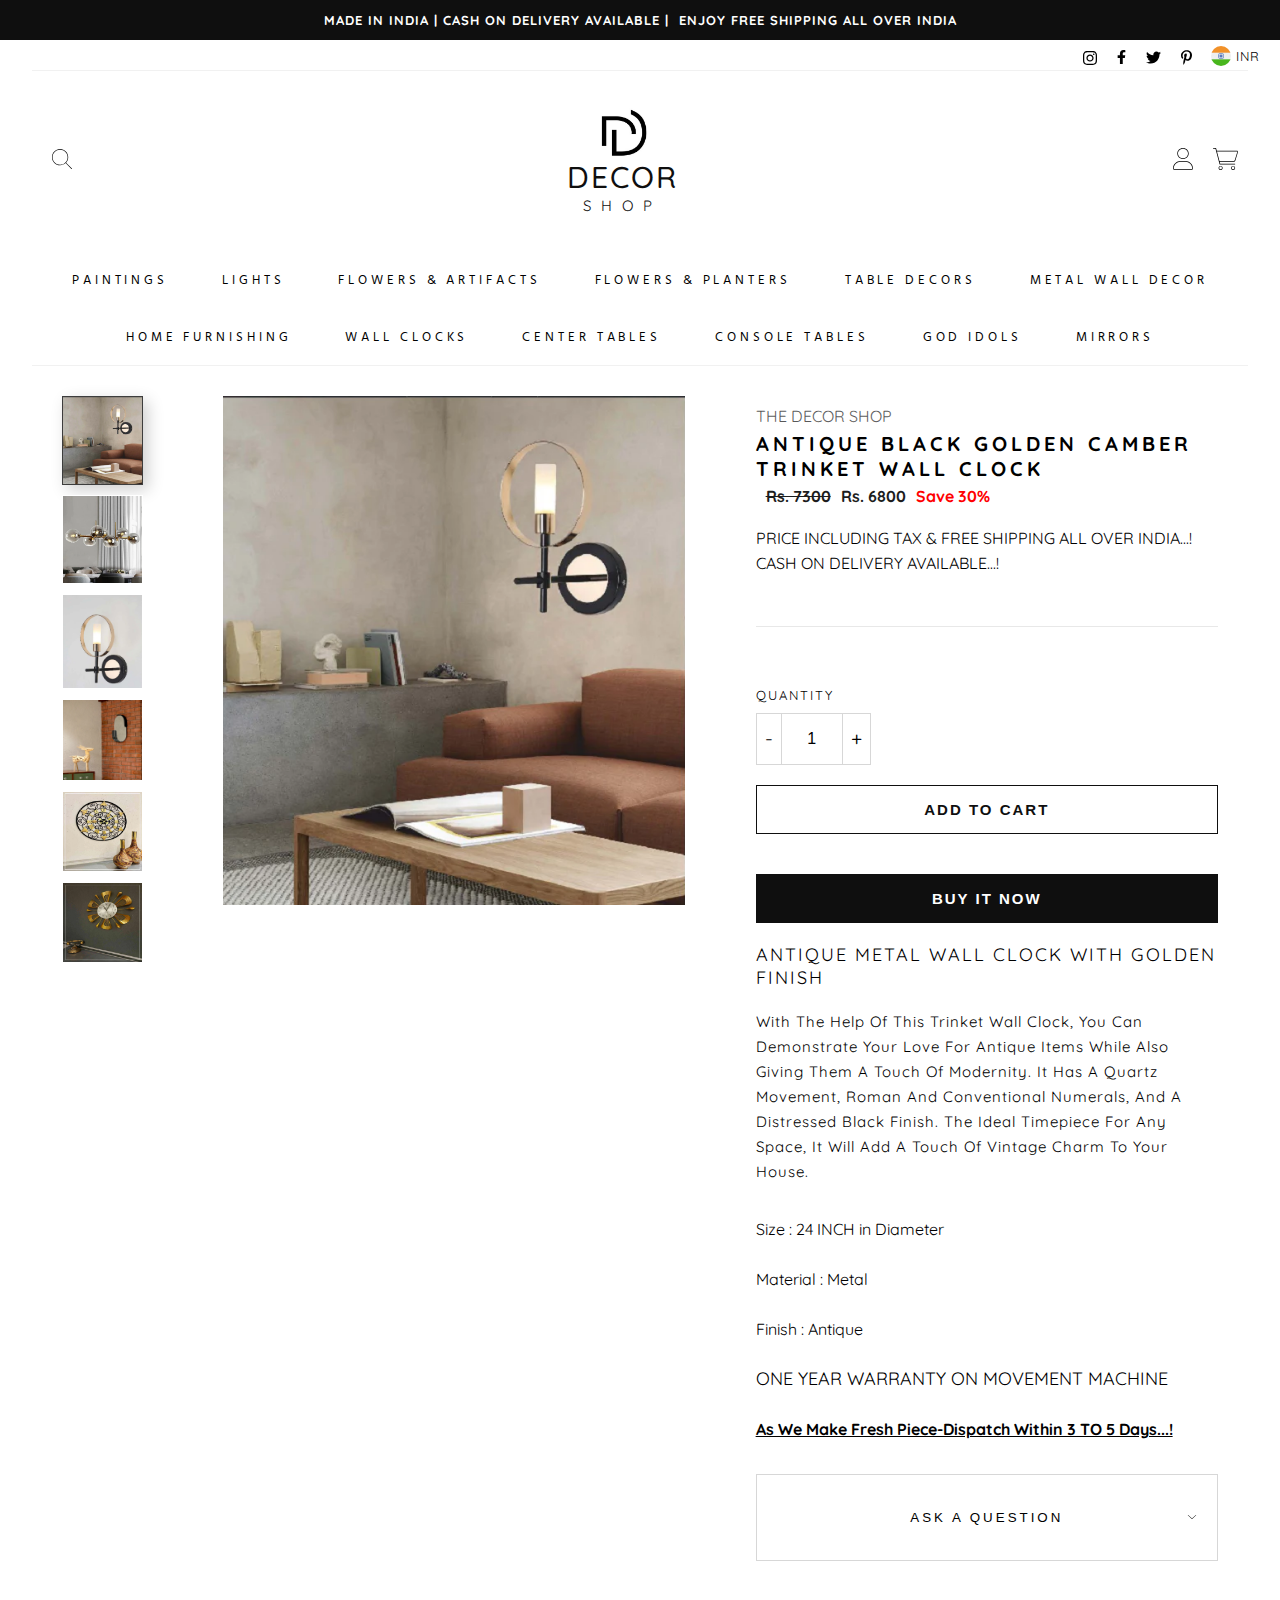
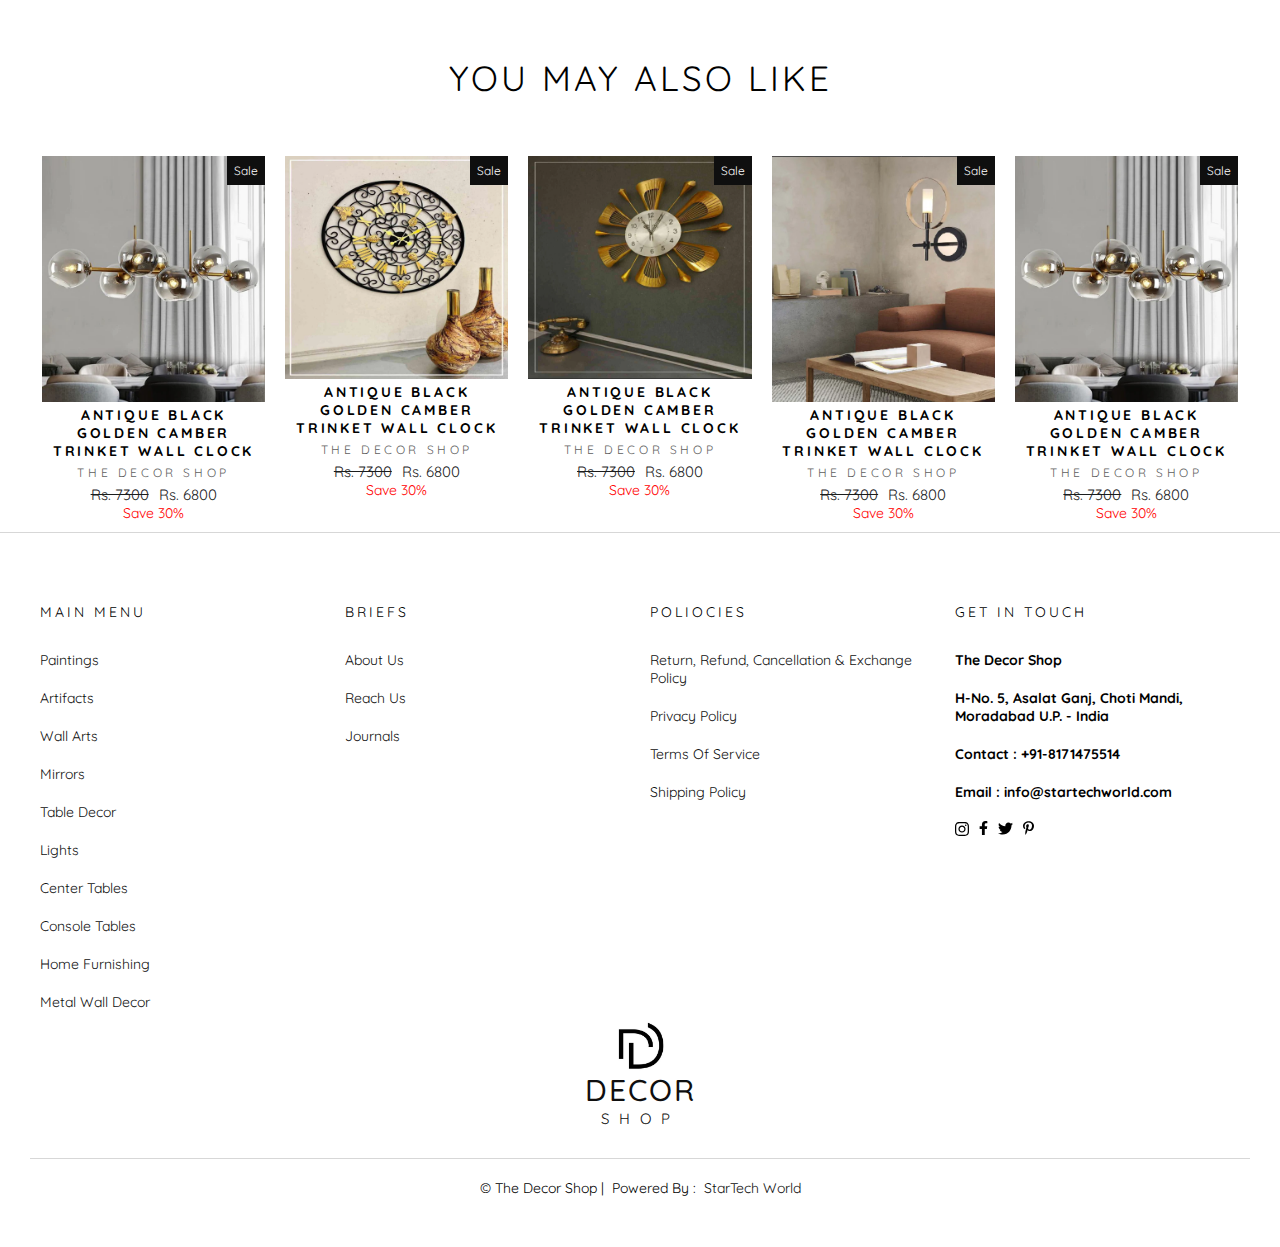
<file: product.html>
<!DOCTYPE html>
<html lang="en">
    <head>
        <meta charset="UTF-8">
        <meta http-equiv="X-UA-Compatible" content="IE=edge">
        <meta name="viewport" content="width=device-width, initial-scale=1.0">       
        <link rel="shortcut icon" href="./images/d_white.png" type="image/x-icon">
        <link rel="stylesheet" href="./css/loaders.css">
        <link rel="stylesheet" href="./css/style.css">
        <link rel="stylesheet" href="./css/responsive.css">
        
        <title>The Decor Shop</title>
    </head>
    <body onload="loader('body-loader')">
        <div id="body-loader" class="loader">
            <div class="site-preloader"></div>
        </div>
        <div class="site-wrapper flexbox col center w-100">
            <div class="siteHeader w-100">
                <div class="w-100">
                    <div class="topbar">
                        <a href="/" class="announcements">
                            <span>Made in India | Cash on delivery available |</span>
                            <span>&nbsp Enjoy free shipping all over india</span>
                        </a>
                    </div>
                    <div class="toolbar w-100">
                        <div class="toolbar-list">
                            <div class="toolbar-item">
                                <ul class="social-items">
                                    <li>
                                        <a class="flexbox center" href="https://www.instagram.com/" target="_blank">
                                            <img class="icon icon1" src="icons/instagram.svg" alt="india">
                                        </a>
                                    </li>
                                    <li>
                                        <a class="flexbox center" href="https://www.instagram.com/" target="_blank">
                                            <img class="icon icon2" src="icons/facebook-f.svg" alt="india">
                                        </a>
                                    </li>
                                    <li>
                                        <a class="flexbox center"href="https://www.instagram.com/" target="_blank">
                                            <img class="icon icon3" src="icons/twitter.svg" alt="india">
                                        </a>
                                    </li>
                                    <li>
                                        <a class="flexbox center"href="https://www.instagram.com/" target="_blank">
                                            <img class="icon icon4" src="icons/pinterest-p.svg" alt="india">
                                        </a>
                                    </li>
                                </ul>
                            </div>
                            <div class="toolbar-item">
                                <div class="currency flexbox center">
                                    <div class="flag">
                                        <img src="icons/flag.jpg" alt="india">
                                    </div>
                                    <div class="country">INR</div>
                                </div>
                            </div>
                        </div>
                    </div>
                </div>
                <header class="w-100 flexbox center">
                    <div class="container flexbox center col navHead">
                        <nav class="w-100">
                            <div class="w-100 flexbox equal topNav">
                                <div class="left-inner-head flexbox center">
                                    <div onclick="showNav()"class="menu-button"> 
                                        <div class="menubtn">
                                            <hr class="line line1">
                                            <hr class="line line2">
                                            <hr class="line line3">
                                        </div>
                                    </div>
                                    <div onclick="showSearch()" class="search navbarIcon">
                                        <img src="icons/search.svg" alt="search">
                                    </div>
                                </div>
                                <div class="mid-inner-head flexbox center">
                                    <a href="index.html">
                                        <div class="logo">
                                            <img class="logo-image"src="./images/d_white.png" alt="logo">
                                            <p class="logo-head">DECOR</p>
                                            <p class="logo-para">SHOP</p>
                                        </div>
                                    </a>
                                </div>
                                <div class="right-inner-head flexbox center">
                                    <div class="user navbarIcon">
                                        <a href="login.html">
                                            <img src="icons/user.svg" alt="user">
                                        </a>
                                    </div>
                                    <div onclick="showCart()" class="cart navbarIcon cartIcon">
                                        <img src="icons/cart.svg" alt="cart">
                                    </div>
                                </div>
                            </div>
                            <ul id="side-nav" class="">
                                <li class="sideNavHead w-100 flexbox start-even">
                                    <span class="navItem">
                                        <a href="index.html">
                                            <div class="logo">
                                                <img class="logo-image"src="./images/d_white.png" alt="logo">
                                            </div>
                                        </a>
                                    </span>
                                    <span class="navItem">
                                        <div class="close navbarIcon" onclick="hideNav()">
                                            <img src="icons/close.svg" alt="close">
                                        </div>
                                    </span>
                                </li>
                                <li class="navItem hasNav">
                                    <a class="navLink" href="category.html">Paintings</a>
                                    <ul id="" class="subNavigation  text-left">
                                        <li class="subNavItem">
                                            <a class="subNavLink" href="category.html">Luxurious Chandelier</a>
                                        </li>
                                        <li class="subNavItem">
                                            <a class="subNavLink" href="category.html">Designer Hanging Lights</a>
                                        </li>
                                        <li class="subNavItem">
                                            <a class="subNavLink" href="category.html">Designer Wall Lamps</a>
                                        </li>
                                        <li class="subNavItem">
                                            <a class="subNavLink" href="category.html">Designer Floor Lamps</a>
                                        </li>
                                        <li class="subNavItem">
                                            <a class="subNavLink" href="category.html">Designer Table Lamps</a>
                                        </li>
                                    </ul>
                                </li>
                                <li class="navItem">
                                    <a class="navLink" href="category.html">Lights</a>
                                </li>
                                <li class="navItem hasNav">
                                    <a class="navLink" href="category.html">Flowers & Artifacts</a>
                                    <ul id="" class="subNavigation  text-left">
                                        <li class="subNavItem">
                                            <a class="subNavLink" href="category.html">Luxurious Chandelier</a>
                                        </li>
                                        <li class="subNavItem">
                                            <a class="subNavLink" href="category.html">Designer Hanging Lights</a>
                                        </li>
                                        <li class="subNavItem">
                                            <a class="subNavLink" href="category.html">Designer Wall Lamps</a>
                                        </li>
                                        <li class="subNavItem">
                                            <a class="subNavLink" href="category.html">Designer Floor Lamps</a>
                                        </li>
                                        <li class="subNavItem">
                                            <a class="subNavLink" href="category.html">Designer Table Lamps</a>
                                        </li>
                                    </ul>
                                </li>
                                <li class="navItem">
                                    <a class="navLink" href="category.html">Flowers & Planters</a>
                                </li>
                                <li class="navItem hasNav">
                                    <a class="navLink" href="category.html">Table Decors</a>
                                    <ul id="" class="subNavigation  text-left">
                                        <li class="subNavItem">
                                            <a class="subNavLink" href="category.html">Luxurious Chandelier</a>
                                        </li>
                                        <li class="subNavItem">
                                            <a class="subNavLink" href="category.html">Designer Hanging Lights</a>
                                        </li>
                                        <li class="subNavItem">
                                            <a class="subNavLink" href="category.html">Designer Wall Lamps</a>
                                        </li>
                                        <li class="subNavItem">
                                            <a class="subNavLink" href="category.html">Designer Floor Lamps</a>
                                        </li>
                                        <li class="subNavItem">
                                            <a class="subNavLink" href="category.html">Designer Table Lamps</a>
                                        </li>
                                    </ul>
                                </li>
                                <li class="navItem">
                                    <a class="navLink" href="category.html">Metal Wall Decor</a>
                                </li>
                                <li class="navItem hasNav">
                                    <a class="navLink" href="category.html">Home Furnishing</a>
                                    <ul id="" class="subNavigation  text-left">
                                        <li class="subNavItem">
                                            <a class="subNavLink" href="category.html">Luxurious Chandelier</a>
                                        </li>
                                        <li class="subNavItem">
                                            <a class="subNavLink" href="category.html">Designer Hanging Lights</a>
                                        </li>
                                        <li class="subNavItem">
                                            <a class="subNavLink" href="category.html">Designer Wall Lamps</a>
                                        </li>
                                        <li class="subNavItem">
                                            <a class="subNavLink" href="category.html">Designer Floor Lamps</a>
                                        </li>
                                        <li class="subNavItem">
                                            <a class="subNavLink" href="category.html">Designer Table Lamps</a>
                                        </li>
                                    </ul>
                                </li>
                                <li class="navItem">
                                    <a class="navLink" href="category.html">Wall Clocks</a>
                                </li>
                                <li class="navItem hasNav">
                                    <a class="navLink" href="category.html"> Center Tables</a>
                                    <ul id="" class="subNavigation  text-left">
                                        <li class="subNavItem">
                                            <a class="subNavLink" href="category.html">Luxurious Chandelier</a>
                                        </li>
                                        <li class="subNavItem">
                                            <a class="subNavLink" href="category.html">Designer Hanging Lights</a>
                                        </li>
                                        <li class="subNavItem">
                                            <a class="subNavLink" href="category.html">Designer Wall Lamps</a>
                                        </li>
                                        <li class="subNavItem">
                                            <a class="subNavLink" href="category.html">Designer Floor Lamps</a>
                                        </li>
                                        <li class="subNavItem">
                                            <a class="subNavLink" href="category.html">Designer Table Lamps</a>
                                        </li>
                                    </ul>
                                </li>
                                <li class="navItem">
                                    <a class="navLink" href="category.html"> Console Tables </a>
                                </li>
                                <li class="navItem hasNav">
                                    <a class="navLink" href="category.html">God Idols</a>
                                    <ul id="" class="subNavigation  text-left">
                                        <li class="subNavItem">
                                            <a class="subNavLink" href="category.html">Luxurious Chandelier</a>
                                        </li>
                                        <li class="subNavItem">
                                            <a class="subNavLink" href="category.html">Designer Hanging Lights</a>
                                        </li>
                                        <li class="subNavItem">
                                            <a class="subNavLink" href="category.html">Designer Wall Lamps</a>
                                        </li>
                                        <li class="subNavItem">
                                            <a class="subNavLink" href="category.html">Designer Floor Lamps</a>
                                        </li>
                                        <li class="subNavItem">
                                            <a class="subNavLink" href="category.html">Designer Table Lamps</a>
                                        </li>
                                    </ul>
                                </li>
                                <li class="navItem">
                                    <a class="navLink" href="category.html"> Mirrors</a>
                                </li>
                             </ul>                     
                        </nav>
                    </div>
                    <div id="searchPanel"class="siteSearchPanel flexbox center w-100">
                        <div class="container">
                            <div class="w-100 flexbox equal topNav">
                                <div class="left-inner-head flexbox center">
                                    <div class="search navbarIcon">
                                        <img src="icons/search.svg" alt="search">
                                    </div>
                                </div>
                                <div class="mid-inner-head">
                                    <div class="searchInput w-100">
                                        <input type="text" placeholder="Search Here ...">
                                    </div>
                                </div>
                                <div class="right-inner-head flexbox center">
                                    <div class="close navbarIcon" onclick="closeSearch()">
                                        <img src="icons/close.svg" alt="close">
                                    </div>
                                </div>
                            </div>
                        </div>
                    </div>
                </header>
            </div>
            <div class="container flexbox col center">
                
                <div class="window-inner flexbox start-even text-left w-100">
                    <div class="sub-images-container flexbox">
                        <div class="product-sub-images flexbox col">
                            <img id="1" class="active-image" onclick="changeImage(1)" src="images/img6.webp" alt="">
                            <img id="2" onclick="changeImage(2)" src="images/img1.webp" alt="">
                            <img id="3" onclick="changeImage(3)" src="images/img7.webp" alt="">
                            <img id="4" onclick="changeImage(4)" src="images/img8.webp" alt="">
                            <img id="5" onclick="changeImage(5)" src="images/img4.webp" alt="">
                            <img id="6" onclick="changeImage(6)" src="images/img5.webp" alt="">
                        </div>
                    </div>
                    <div class="product-main-image">
                        <img id="main-image"class="main-image-active "src="images/img6.webp" alt="">
                    </div>
                    <div class="window-product-description">
                        <div class="product-description flexbox col w-100">
                            <p class="vendor-name">The decor shop</p>
                            <p class="product-name">ANTIQUE BLACK GOLDEN CAMBER TRINKET WALL CLOCK</p>
                            <div class="product-prices flexbox w-100">
                                <p class="old-price">Rs. 7300</p>
                                <p class="new-price">Rs. 6800</p>
                                <p class="product-savings">Save 30%</p>
                            </div>
                            <p class="offers">PRICE INCLUDING TAX & FREE SHIPPING ALL OVER INDIA...! CASH ON DELIVERY AVAILABLE...! </p>
                            <hr>
                            <p class="qty-label">quantity</p>
                            <div class="quantity-bar flexbox">
                                <span onclick="decreaseQty('qty-product')"class="update-qty-btn">-</span>
                                <input id="qty-product"class="quantity-input"type="text" value="1">
                                <span onclick="increasQty('qty-product')"class="update-qty-btn">+</span>
                            </div>
                            <div class="product-buttons w-100">
                                <button onclick="addToCart()"class="btn btn-primary">Add To Cart</button>
                                <button onclick="buyNow()"class="btn btn-secondary hover-shine">Buy It Now</button>
                            </div>
                            <p class="product-short-description">
                                ANTIQUE METAL WALL CLOCK WITH GOLDEN FINISH
                            </p>
                            <p class="product-long-description">
                                With The Help Of This Trinket Wall Clock, You Can Demonstrate Your Love For Antique Items While Also Giving Them A Touch Of Modernity. It Has A Quartz Movement, Roman And Conventional Numerals, And A Distressed Black Finish. The Ideal Timepiece For Any Space, It Will Add A Touch Of Vintage Charm To Your House.
                            </p>
                            <p id="product-size" class="detail">Size : 24 INCH in Diameter</p>
                            <p id="product-material" class="detail ">Material : Metal</p>
                            <p id="product-finish" class="detail ">Finish : Antique</p>
                            <p class="detail warranty">ONE YEAR WARRANTY ON MOVEMENT MACHINE</p>
                            <p class="ready-time">As We Make Fresh Piece-Dispatch Within 3 TO 5 Days...!</p>
                            <div class="ask-us-outer flexbox col center collapsible w-100">
                                <button onclick="collapseForm()" class="collapse-form-btn btn w-100">
                                    Ask a question
                                    <div class="up-down-btn">
                                        <img id="arrowBtn" src="icons/arrow.svg" alt="">
                                    </div>
                                </button>
                                <div id="ask-us-inner" class="ask-us-inner container">
                                    <form action="#" class="ask-us w-100 flexbox col start-even">
                                        <div class="flexbox input-row w-100">
                                            <div class="input-item flexbox col start-even">
                                                <label for="name">Name</label>
                                                <input type="text" name="name" id="name" >
                                            </div>
                                            <div class="input-item flexbox col start-even">
                                                <label for="email">Email</label>
                                                <input type="email" id="email" >
                                            </div>
                                        </div>
                                        <div class="input-item flexbox col start-even">
                                            <label for="mobile">Phone number</label>
                                            <input type="text" id="mobile">
                                        </div>
                                        <div class="input-item flexbox col start-even">
                                            <label for="message">Message</label>
                                            <textarea name="message" id="" rows="5"></textarea>
                                        </div>
                                        <div class="input-item w-100">
                                            <input type="submit" class="btn btn-secondary hover-shine" value="Send">    
                                        </div>
                                    </form>
                                </div>
                            </div>
                        </div>
                    </div>
                </div>

                <div class="site-heading-simple w-100 flexbox center">
                    <h1>You May also like</h1>
                </div>

                <!-- products grid -->
                <div class="categories site-grid grid-5 w-100">
                    <div class="item">
                        <div class=" single-product w-100 flexbox col center">
                            <div class="product-image-container">
                                <img src="images/img1.webp" alt="Category Image">
                                <div class="product-image-up flexbox center">
                                    <button onclick="productQuickView()" class="quick-view">Quick View</button>
                                </div>
                                <p class="product-tag">Sale</p>
                            </div>
                            <div class="product-description flexbox col center w-100">
                                <p class="product-name">ANTIQUE BLACK GOLDEN CAMBER TRINKET WALL CLOCK</p>
                                <p class="vendor-name">The decor shop</p>
                                <div class="product-prices flexbox center w-100">
                                    <p class="old-price">Rs. 7300</p>
                                    <p class="new-price">Rs. 6800</p>
                                </div>
                                <p class="product-savings">Save 30%</p>
                            </div>
                        </div>
                    </div>
                    <div class="item">
                        <div class=" single-product w-100 flexbox col center">
                            <div class="product-image-container">
                                <img src="images/img4.webp" alt="Category Image">
                                <div class="product-image-up flexbox center">
                                    <button onclick="productQuickView()" class="quick-view">Quick View</button>
                                </div>
                                <p class="product-tag">Sale</p>
                            </div>
                            <div class="product-description flexbox col center w-100">
                                <p class="product-name">ANTIQUE BLACK GOLDEN CAMBER TRINKET WALL CLOCK</p>
                                <p class="vendor-name">The decor shop</p>
                                <div class="product-prices flexbox center w-100">
                                    <p class="old-price">Rs. 7300</p>
                                    <p class="new-price">Rs. 6800</p>
                                </div>
                                <p class="product-savings">Save 30%</p>
                            </div>
                        </div>
                    </div>
                    <div class="item">
                        <div class=" single-product w-100 flexbox col center">
                            <div class="product-image-container">
                                <img src="images/img5.webp" alt="Category Image">
                                <div class="product-image-up flexbox center">
                                    <button onclick="productQuickView()" class="quick-view">Quick View</button>
                                </div>
                                <p class="product-tag">Sale</p>
                            </div>
                            <div class="product-description flexbox col center w-100">
                                <p class="product-name">ANTIQUE BLACK GOLDEN CAMBER TRINKET WALL CLOCK</p>
                                <p class="vendor-name">The decor shop</p>
                                <div class="product-prices flexbox center w-100">
                                    <p class="old-price">Rs. 7300</p>
                                    <p class="new-price">Rs. 6800</p>
                                </div>
                                <p class="product-savings">Save 30%</p>
                            </div>
                        </div>
                    </div>
                    <div class="item">
                        <div class=" single-product w-100 flexbox col center">
                            <div class="product-image-container">
                                <img src="images/img6.webp" alt="Category Image">
                                <div class="product-image-up flexbox center">
                                    <button onclick="productQuickView()" class="quick-view">Quick View</button>
                                </div>
                                <p class="product-tag">Sale</p>
                            </div>
                            <div class="product-description flexbox col center w-100">
                                <p class="product-name">ANTIQUE BLACK GOLDEN CAMBER TRINKET WALL CLOCK</p>
                                <p class="vendor-name">The decor shop</p>
                                <div class="product-prices flexbox center w-100">
                                    <p class="old-price">Rs. 7300</p>
                                    <p class="new-price">Rs. 6800</p>
                                </div>
                                <p class="product-savings">Save 30%</p>
                            </div>
                        </div>
                    </div>
                    <div class="item">
                        <div class=" single-product w-100 flexbox col center">
                            <div class="product-image-container">
                                <img src="images/img1.webp" alt="Category Image">
                                <div class="product-image-up flexbox center">
                                    <button onclick="productQuickView()" class="quick-view">Quick View</button>
                                </div>
                                <p class="product-tag">Sale</p>
                            </div>
                            <div class="product-description flexbox col center w-100">
                                <p class="product-name">ANTIQUE BLACK GOLDEN CAMBER TRINKET WALL CLOCK</p>
                                <p class="vendor-name">The decor shop</p>
                                <div class="product-prices flexbox center w-100">
                                    <p class="old-price">Rs. 7300</p>
                                    <p class="new-price">Rs. 6800</p>
                                </div>
                                <p class="product-savings">Save 30%</p>
                            </div>
                        </div>
                    </div>
                </div>    
            </div>

            <div class="footer w-100 flexbox col center">
                <footer class="footer-grid w-100">
                    <div class="footer-grid-item footer-main-menu flexbox col start">
                        <p class="footer-heading">main menu</p>
                        <div class="footer-navigation">
                            <ul class="flexbox col start">
                                <li><a href="#">Paintings</a></li>
                                <li><a href="#">Artifacts</a></li>
                                <li><a href="#">Wall Arts</a></li>
                                <li><a href="#">Mirrors</a></li>
                                <li><a href="#">Table Decor</a></li>
                                <li><a href="#">Lights</a></li>
                                <li><a href="#">Center Tables</a></li>
                                <li><a href="#">Console Tables</a></li>
                                <li><a href="#">Home Furnishing</a></li>
                                <li><a href="#">Metal Wall Decor</a></li>
                            </ul>
                        </div>
                    </div>
                    <div class="footer-grid-item footer-briefs flexbox col start">
                        <p class="footer-heading">briefs</p>
                        <div class="footer-navigation">
                            <ul class="flexbox col start">
                                <li><a href="about.html">About Us</a></li>
                                <li><a href="#">Reach Us</a></li>
                                <li><a href="#">Journals</a></li>
                            </ul>
                        </div>
                    </div>
                    <div class="footer-grid-item footer-policies flexbox col start">
                        <p class="footer-heading">poliocies</p>
                        <div class="footer-navigation">
                            <ul class="flexbox col start">
                                <li><a href="#">Return, Refund, Cancellation & Exchange Policy </a></li>
                                <li><a href="#">Privacy Policy</a></li>
                                <li><a href="#">Terms Of Service</a></li>
                                <li><a href="#">Shipping Policy</a></li>
                            </ul>
                        </div>
                    </div>
                    <div class="footer-grid-item footer-subscription flexbox col start">
                        <p class="footer-heading">gET in touch</p>
                        <div class="footer-navigation">
                            <ul class="flexbox col start contact-list">
                                <li>The Decor Shop</li>
                                <li>H-No. 5, Asalat Ganj, Choti Mandi, Moradabad U.P. - India</li>
                                <li>Contact : +91-8171475514</li>
                                <li>Email : info@startechworld.com</li>
                                <li class="flexbox start w-100">
                                    <a class="flexbox center" href="https://www.instagram.com/" target="_blank">
                                        <img class="icon icon1" src="icons/instagram.svg" alt="india">
                                    </a>
                                    <a class="flexbox center" href="https://www.instagram.com/" target="_blank">
                                        <img class="icon icon2" src="icons/facebook-f.svg" alt="india">
                                    </a>
                                    <a class="flexbox center"href="https://www.instagram.com/" target="_blank">
                                        <img class="icon icon3" src="icons/twitter.svg" alt="india">
                                    </a>
                                    <a class="flexbox center"href="https://www.instagram.com/" target="_blank">
                                        <img class="icon icon4" src="icons/pinterest-p.svg" alt="india">
                                    </a>
                                </li>
                            </ul>
                        </div>
                    </div>
                </footer>
                <a href="">
                    <div class="logo">
                        <img class="logo-image"src="./images/d_white.png" alt="logo">
                        <p class="logo-head">DECOR</p>
                        <p class="logo-para">SHOP</p>
                    </div>
                </a>
                <div class="sponsership w-100 flexbox center">
                    <p class="company">&copy; The Decor Shop</p>
                    <p class="company">&nbsp;|&nbsp; Powered By : &nbsp;</p>
                    <a href="https://startechworld.com/" target="_blank">StarTech World</a>
                </div>
            </div>
        </div>
        <div id="cart" class="shopping-cart-overlay w-100">
            <div class="cart-area flexbox col start-even">
                <div class="cart-head flexbox start-even w-100">
                    <h2>cart</h2>
                    <div class="close cartIcon" onclick="hideCart()">
                        <img src="icons/close.svg" alt="close">
                    </div>
                </div>
                <div class="cart-items flexbox col start w-100">
                    <div class="cart-item flexbox w-100">
                        <div class="cart-product-image">
                            <a href="product.html">
                                <img src="images/img7.webp" alt="">
                            </a>
                        </div>
                        <div class="cart-product-description flexbox col start w-100">
                            <a href="product.html">
                                <p class="product-name w-100">ANTIQUE BLACK GOLDEN CAMBER TRINKET WALL CLOCK</p>
                            </a>
                            <div class="cart-product-info w-100 flexbox ">
                                <div class="quantity-bar flexbox">
                                    <span onclick="decreaseQty('qty-1')"class="update-qty-btn">-</span>
                                    <input id="qty-1"class="quantity-input"type="text" value="1">
                                    <span onclick="increasQty('qty-1')"class="update-qty-btn">+</span>
                                </div>
                                <p class="new-price">Rs. 1200.00</p>
                            </div>
                        </div>

                    </div>
                    <div class="cart-item flexbox w-100">
                        <div class="cart-product-image">
                            <a href="product.html">
                                <img src="images/img8.webp" alt="">
                            </a>
                        </div>
                        <div class="cart-product-description flexbox col start w-100">
                            <a href="product.html">
                                <p class="product-name w-100">ANTIQUE BLACK GOLDEN CAMBER TRINKET WALL CLOCK</p>
                            </a>
                            <div class="cart-product-info w-100 flexbox ">
                                <div class="quantity-bar flexbox">
                                    <span onclick="decreaseQty('qty-2')"class="update-qty-btn">-</span>
                                    <input id="qty-2"class="quantity-input"type="text" value="1">
                                    <span onclick="increasQty('qty-2')"class="update-qty-btn">+</span>
                                </div>
                                <p class="new-price">Rs. 1200.00</p>
                            </div>
                        </div>

                    </div>
                    <div class="cart-item flexbox w-100">
                        <div class="cart-product-image">
                            <a href="product.html">
                                <img src="images/img9.webp" alt="">
                            </a>
                        </div>
                        <div class="cart-product-description flexbox col start w-100">
                            <a href="product.html">
                                <p class="product-name w-100">ANTIQUE BLACK GOLDEN CAMBER TRINKET WALL CLOCK</p>
                            </a>
                            <div class="cart-product-info w-100 flexbox ">
                                <div class="quantity-bar flexbox">
                                    <span onclick="decreaseQty('qty-3')"class="update-qty-btn">-</span>
                                    <input id="qty-3"class="quantity-input"type="text" value="1">
                                    <span onclick="increasQty('qty-3')"class="update-qty-btn">+</span>
                                </div>
                                <p class="new-price">Rs. 1200.00</p>
                            </div>
                        </div>

                    </div>
                </div>
                <div class="cart-footer w-100 flexbox col">
                    <div class="cart-subtotal flexbox w-100 start-even">
                        <p class="footer-heading" style="font-size: 13px;">subtotal</p>
                        <p class="footer-heading" style="font-size: 13px;">Rs. 12,700.00</p>
                    </div>
                    <p class="cart-note">Shipping, taxes, and discounts codes calculated at checkout. Orders will be processed in INR. </p>
                    <a class="btn btn-secondary hover-shine"href="checkout.html">check out</a>
                </div>
            </div>
        </div>
        <script>
            function loader(id){
                document.getElementById(id).style.display="none";
            }
        </script>
        <script type="text/javascript" src="js/index.js"></script>
    </body>
</html>
</file>
<file: css/loaders.css>
.loader{
    position: fixed;
    top: 0;
    left: 0;
    width: 100%;
    height: 100vh;
    background: #000;
    z-index: 999999;
    display: flex;
    align-items: center;
    justify-content: center;
}
.site-preloader{
    position: relative;
    height: 10px;
    width: 200px;
    border:1px solid rgba(255, 255, 255, 0.685);
    border-radius: 4px;
    overflow: hidden;
}
.site-preloader::before{
    content: "";
    position: absolute;
    left: 0;
    top: 0;
    width: 80%;
    border-radius: 4px;
    height: 100%;
    background: rgba(255, 255, 255, 1);
    animation-name: siteLoader;
    animation-duration: 2s;
    animation-iteration-count: infinite;
}
@keyframes siteLoader {
    0%{
        left: -100%;
    }
    100%{
        left: 100%;
    }
}
</file>
<file: css/style.css>
@import url('https://fonts.googleapis.com/css2?family=Hind+Siliguri:wght@300;400;500;600;700&family=Quicksand:wght@300;400;500;600;700&display=swap');
*{
    margin : 0;
    padding : 0;
    box-sizing: border-box;
}
::selection{
    color: #fff;
    background-color: #0f0f0f;
}
input:focus,input:active,textarea:focus,textarea:active{
    outline: 1px solid#0f0f0f;
}
body{    

    font-family: 'Quicksand', sans-serif;
}
a{
    text-decoration: none;
    color: #0f0f0f;
}
li{
    list-style:none;
}
h1, .h1, h2, .h2, h3, .h3 {
    font-weight: 400;
    letter-spacing: 0em;
    line-height: 1;
    text-transform: uppercase;
}
.w-100{
    width: 100%;
}
.container{
    width: 95%;
}
.flexbox{
    display: flex;
}
.center{
    align-items: center;
    justify-content: center;
    text-align: center;
}
.text-left{
    text-align: left;
}
.equal{
    align-items: center;
    justify-content: space-between;
}
.start-even{
    align-items: flex-start;
    justify-content: space-between;
}
.start{
    align-items:flex-start ;
    justify-content: flex-start;
}
.col{
    flex-direction: column;
}
.site-wrapper{
    /* display: none; */
}
.page-head{
    font-size: 50px;
    text-transform: uppercase;
    letter-spacing: 3px;
}
.topNav{
    height: 180px;
}
.navHead{
    border-top: 1px solid rgba(228, 228, 228, 0.5);
    border-bottom: 1px solid rgba(228, 228, 228, 0.5);
}
.announcements{
    letter-spacing: 1px;
    font-weight: bold;
    font-size: 13px;
    display: flex;
    align-items: center;
    justify-content: center;
    padding: 12px 0;
    background-color: #0f0f0f;
    color:#fff;

    text-transform: uppercase;
}
.logo{
    display: flex;
    flex-direction: column;
    align-items: center;
    justify-content: center;
    width: 120px;
}
.logo-image{
    max-width: 50px;
}
.logo-head{
    font-weight: 500;
    font-size: 30px;
    letter-spacing: 2px;
}
.logo-para{
    font-size: 15px;
    letter-spacing: 10px;
}
.flag{
    width: 20px;
    height: 20px;
    overflow: hidden;
    border-radius: 10px;
}
.flag img{
    width: 100%;
}
.icon{
    margin-right: 10px;
}
.icon1{
    width: 14px;
}
.icon2{
    width: 9px;
}
.icon3{
    width: 15px;
}
.icon4{
    width: 11px;
}
.toolbar{
    height: 30px;
    position: relative;
}
.toolbar-list{
    position: absolute;
    right: 20px;
    top: 5px;
}
.toolbar-item{
    display: inline-block;
}
.social-items{
    display: flex;
}
.social-items a{
    padding: 5px;
}
.country{
    font-size: 13px;
    letter-spacing: 1px;
    margin-left: 5px;
}
.navbarIcon{
    margin: 0px 10px;
}
.navbarIcon img{
    width: 20px;
}
.menu-button{
    display: none;
}
.menubtn .line{
    height: 1px;
    background: #0f0f0f;
    border: none;
}
.line1{
    width: 20px;
}
.line2{
    margin-top: 5px;
    width: 15px;
}
.line3{
    margin-top: 5px;
    width: 20px;
}
.search{
    margin-left: 20px;
}
.cartIcon img{
    width: 25px;
}
.navItem{
    position: relative;
    display: inline-block;
    margin: 10px;
    text-align: left;
    font-family: 'Hind Siliguri', sans-serif;
}
.navLink{
    position: relative;
    z-index: 6;
    text-transform: uppercase;
    letter-spacing: 0.3em;
    font-size: 13px;
    display: inline-block;
    vertical-align: middle;
    text-decoration: none;
    padding: 7.5px 15px;
    white-space: nowrap;
    color: #000;
}
.navLink::before{
    content: "";
    position: absolute;
    bottom: 0;
    left: 0;
    border-bottom: 2px solid #0f0f0f;
    transition: all 0.3s ease-in-out;
    width: 0;
}
.navItem:hover > .navLink::before{
    width: 100%;
    transition: all 0.3s ease-in-out;
}
.subNavigation{
    background: #fff;
    position: absolute;
    left: 0;
    margin: 0;
    z-index: 7;
    display: block;
    visibility: hidden;
    background-color: #fff;
    min-width: 100%;
    padding: 10px 0 5px;
    box-shadow: 0 10px 20px #00000017;
    transform: translate3d(0,-12px,0);
    
}
.hasNav:hover > .subNavigation{
    visibility: visible;
    transform: translateZ(0);
    transition: all .3s cubic-bezier(.2,.06,.05,.95);

}
.subNavLink{
    font-size: 13px;
    display: block;
    padding: 8px 15px;
    white-space: nowrap;
    letter-spacing: 0.2em;
}








/* -----------------------Remeber to remove-----------------------------  */



header{
    position: relative;
}

















.siteSearchPanel{
    background: #fff;
    visibility: hidden;
    position: absolute;
    z-index: 8;
    height: 100%;
    transition: all 1s cubic-bezier(.2,.06,.05,.95);
}
.mid-inner-head{
    width: 75%;
}
.searchInput input{
    width: 100%;
    padding: 30px 45px;
    border-radius: 11px;
    border: none;
    border: 1px solid rgba(228, 228, 228, 0.7);
    line-height: 30px;
    font-size: 20px;
    color: #0f0f0f;  
}
.banner-slideshow{
    height: 95vh;
    overflow: hidden;
}
.banner{
    position:relative;
    /* background-color: #0f0f0f; */
    align-items: center;
}
.banner-image{
    width: 100%;
    height: 95vh;
    overflow: hidden;
}
.banner-image > img{
    min-width: 100%;
    min-height: 100%;
    /* opacity: 0.85; */
    animation-name: zoom-out;
    animation-duration: 2s;
    animation-iteration-count: 1;
}
.banner-cover{
    display: none;
    position: absolute;
    top: 0;
    left: 0;
    width: 100%;
    height: 100%;
}
.banner-text{
    padding: 20px 40px;
    font-weight: 100;
    color: #0f0f0f9d;
    font-size: 50px;
    border: 2px solid #0f0f0f;
}
@keyframes zoom-out{
    from{scale: 1.2;}
    to{scale:1}
}
.site-heading-simple h1{
    text-transform: uppercase;
    font-size: 35px;
    /* font-weight: bold; */
    letter-spacing: 3px;
    padding: 50px 0;
}
.item{
    padding: 10px;
}
.site-grid{
    display: grid;
    grid-auto-flow: row;
}
.categories-page-grid{
    grid-template-columns: 20% 80% ;
}
.grid-3{
    grid-template-columns: 33.33% 33.33% 33.33% ;
}
.grid-4{
    grid-template-columns: 25% 25% 25% 25% ;
}
.grid-5{
    grid-template-columns: 20% 20% 20% 20% 20% ;

}
.single-category{
    height: 225px;
    position: relative;
    overflow:hidden ;
    background:#0f0f0f;
    transition: all 0.5s ease-in-out;
}
.single-category > img{
    width: 100%;
    min-height: 100%;
    opacity: 1;
    transition: all 0.5s ease-in-out;
}
.single-category:hover > img{
    transform: scale(1.1);
    opacity: 0.8;
    transition: all 0.5s ease-in-out;
}
.category-name{
    letter-spacing: 2px;
    font-size: 15px;
    position: absolute;
    bottom: 0;
    padding: 10px 5px;
    background: #633621;
    color: #fff;
    text-transform: uppercase;
    font-size: 16px;
    z-index: 3;
}
.single-product{
    /* overflow: hidden; */
}
.product-image-container{
    position: relative;
    width: 100%;
}
.product-image-container  img{
    width: 100%;
}
.product-image-up{
    position: absolute;
    z-index: 3;
    width: 100%;
    bottom: 0;
    padding: 7px;
}
.quick-view{
    position: absolute;
    width: 95%;
    bottom: 10px;
    background-color: #0f0f0f;
    color: #fff;
    border: none;
    padding: 10px 0px;
    z-index: 6;
    opacity: 0;
    transform: translateY(5px);
    transition: opacity .25s ease,transform .25s ease-out,background .4s ease;
}
.product-tag{
    position: absolute;
    top: 0;
    right: 0;
    background-color: #0f0f0f;
    color: #fff;
    padding: 7px;
    font-size: 12px;
    z-index: 4;
}
.single-product:hover  .quick-view{
    opacity: 1;
    transform: translateY(0);
    transition: opacity .25s ease,transform .25s ease-out
}
.product-name{
    text-transform: uppercase;
    font-size: 14px;
    letter-spacing: 0.2em;
    font-weight: bold;
}
.vendor-name{
    text-transform: uppercase;
    letter-spacing: .3em;
    font-size: .75em;
    margin-top: 5px;
    opacity: .65;
}
.product-prices{
    font-size: 15px;
    color: #1c1d1d;
    margin-top: 5px;
}
.old-price{
    text-decoration: line-through;
    margin-right: 10px;
}
.product-savings{
    color: red;
    font-size: 14px;
}




/* overlay of product view  */
.overlay{
    position: fixed;
    top: 0;
    left: 0;
    width: 100vw;
    height: 100vh;
    z-index: 10;
    transition: z-index 0.1s,opacity .25s ease-in-out,transform .25s ease-in-out,background .4s ease-in-out,visibility 1s ease-in-out;
}
.open{
    visibility: visible;
    transform: translateY(0);
    background: #5c5c5c2d;
    opacity: 1;
    transition: opacity .25s ease-in-out,transform .25s ease-in-out,background .4s ease-in-out,visibility 1s ease-in-out;
}
.close-overlay{
    visibility: hidden;
    transform: translateY(5px);
    background: none;
    opacity: 0;
    z-index: -12;
    transition: z-index 1s,opacity .25s ease-in-out,transform .25s ease-in-out,background .4s ease-in-out,visibility 1s ease-in-out;
}
.product-description-window{
    position: relative;
    background: #fff;
    width: 92%;
    height: 90%;
    overflow-x: hidden;
    overflow-y: auto;
}
.close-window{
    position: absolute;
    background: none;
    border: none;
    top: 10px;
    right:15px;
    font-size: 20px;
}
.window-inner{
    padding: 30px;
}
.sub-images-container{
    width: 7%;
}
.product-sub-images{
    width: 100%;
    
}
.product-sub-images > img{
    width: 100%;
    margin-bottom: 10px;
    border: 1px solid #fff;
    transition: all 500ms ease-in-out;
}
.product-main-image{
    margin-left: 10px;
    width: 40%;
}
.product-main-image > img{
    width: 100%; 
}
.main-image-active{
    visibility: visible;
    animation-name: imageChange;  
    animation-duration: 5s;
}
@keyframes imageChange {
    0%{
        opacity: 1;
    }
    50%{
        opacity: 0;
    }
    100%{
        opacity: 1;
    }

}
.main-image-inactive{
    opacity: 0;
    visibility: hidden;
}
.window-product-description{
    width: 40%;
}
.active-image{
    border: 1px solid #0f0f0fce !important;
    box-shadow: 5px 5px 15px #00000030;
    transition: all 500ms ease-in-out;
}
.window-product-description .vendor-name{
    font-size: 16px;
    line-height: 30px;
    letter-spacing: 0;
}
.window-product-description .product-name{
    font-size: 20px;
}
.window-product-description .product-prices,.window-product-description .product-savings{
    font-size: 16px;
    margin-left: 10px;
    font-weight: bold;
}
.offers{
    margin-top: 20px;
    font-size: 16px;
    line-height: 25px;
}
.window-product-description hr{
    margin:50px 0;
width: 100%;
height: 1px;
background-color: #00000017;
border: none;
}
.update-qty-btn{
    /* height: 40px; */
    text-align: center;
    cursor: pointer;
    border: 1px solid #00000028;
    line-height: 50px;
    padding: 0 8px;
    font-size: 20px;
}
.quantity-input{
    font-size: 16px;
    text-align: center;
    line-height: 50px;
    /* height: 40px; */
    width: 60px;
    border: none;
    border-bottom: 1px solid #00000028;
    border-top: 1px solid #00000028;

}
.qty-label{
    letter-spacing: 2px;
    font-size: 13px;
    text-transform: uppercase;
    margin: 10px 0px;
}
.product-buttons > button{
    margin: 20px 0;
    font-size: 15px;
    font-weight: bold;
    letter-spacing: 2px;
}
.btn{
    overflow: hidden;
    position: relative;
    cursor: pointer;
    width: 100%;
    padding: 15px 0;
    text-align: center;
    text-transform: uppercase;
    border: none;
    background: none;
}
.btn-primary{
    border: 1px solid #0f0f0f;
    color: #0f0f0f;
    background: #fff;
    transition: all 0.3s ease-in-out;
}
.btn-primary:hover{
    transition: all 0.3s ease-in-out;
    border: 1px solid #fff;
    color: #fff;
    background: #0f0f0f;
}
.btn-secondary{
    border: 1px solid #0f0f0f;
    color: #fff;
    background: #0f0f0f;
    transition: all 0.3s ease-in-out;
}
.hover-shine::after{
    content: "";
    position: absolute;
    z-index: 10;
    top: 0;
    right: -150%;
    background-image: linear-gradient(to right, transparent, rgba(255, 255, 255, 0.25), transparent); 
    height: 100%;
    rotate: skewY(-20deg);
    width: 150%;
    transition: all 1s ease-in-out;
}
.hover-shine:hover::after{
    right: 150%;
    transition: all 1s ease-in-out;
}
.product-short-description{
    letter-spacing: 2px;
    font-size: 18px;

}
.product-long-description{
    margin: 20px 0;
    line-height: 25px;
    font-size: 15px;
    letter-spacing: 1px;
}
.detail{
    /* font-size: 15px; */
    line-height: 50px;
}
.warranty{
    line-height: 50px;
    font-size: 18px;
    text-transform: uppercase;
}
.ready-time{
    line-height: 50px;
    font-weight: bold;
    text-decoration: underline;

}
.ask-us-outer{
    border: 1px solid #00000028;
    margin: 20px 0;
    padding: 20px 0;
    height: auto;
    transition: all 0.5s ease-in-out;
}
.collapse-form-btn{
    letter-spacing: 3px;
    font-weight: 300;
}
.up-down-btn{
    position: absolute;
    right: 20px;
    top: 15px;
    z-index: 10;
}
#arrowBtn,.arrowBtn{
    width:10px;
    transform: rotate(0deg);
    transition: transform 0.5s ease-in-out;
}
.arrowBtnUp{
    transform: rotate(180deg)!important;
    transition: transform 0.5s ease-in-out;
}

.ask-us-inner{
    overflow: hidden;
    height: 0;
    transition: all 0.5s ease-in-out;
}
.ask-us{
    transform: translateY(50px);
    transition: all 0.5s ease-in-out;
}
.form-open{
    height:auto;
    transition: all 0.5s ease-in-out;
}
.form-open .ask-us{
    transform: translateY(0);
    transition: all 0.5s ease-in-out;
}
.ask-us > .input-item{
    width: 100%;
    margin-top: 20px;
}

.input-item > input, .input-item > textarea{
    width: 100%;
    border: 1px solid #00000028;
    padding: 8px 10px;
    font-size: 16px;
    line-height: 32px;
}
.input-item > label{
    text-transform: uppercase;
    font-size: 12px;
    /* color: #000; */
    /* font-weight: bold; */
    margin: 10px 0;
}
.input-row > .input-item{
 width: 50%;
 margin-right: 10px;
}
.pink-background{
    background: rgba(214, 147, 68, 0.16);
}
.information-bar{
    margin: 50px 0;
    padding: 16px;
}
.price-n-delivery-info{
    line-height: 35px;
    text-transform: uppercase;
    border: 1px solid #0f0f0f;
    padding: 35px 0;
}
.main-tagline{
    margin-right: 30px;
    font-size: 30px;
    font-weight: 400;
}
.sub-tagline{
    font-size: 16px;
}
.promo-section{
    position: relative;
    height: 75vh;
    overflow-y: hidden;
}
.promo-section > img{
    /* position: absolute; */
    width: 100%;
}
.promo-box{
    position: absolute;
    top: 50px;
    width: 380px;
    right: 50px;
    z-index: 10;
    background: #fff;
    padding: 10px;
}
.promo-content{
    text-align: left;
    padding: 20px;
    border: 2px solid #000;
}
.promo-content h4{
    letter-spacing: 2px;
    font-weight: 401;
    line-height: 3;
    font-size: 15px;
}
.promo-content h2{
    line-height: 2;
    font-size: 30px;
    font-weight: 500;
}
.promo-content .btn{
    width: inherit;
    padding: 7px 12px;
    letter-spacing: 2px;
    font-size: 14px;
    margin-top: 20px;
}
.promo-deal{
    font-size: 16px;
    letter-spacing: 2px;
    line-height: 32px;
}
.about-us{
    line-height: 40px;
    font-size: 15px;
    text-align: left;
    margin: 50px 0;
    font-weight: 401;
}
.about-us h1{
    line-height: 100px;
    font-weight: 500;
}
.about-us ul{
    margin-left: 50px;
}
.about-us li{
    list-style: disc;
}
.footer{
    border-top: 1px solid #00000028;
    padding:50px 30px;
    font-size: 14px;
}
.footer-grid{
    display: grid;
    grid-template-columns: 25% 25% 25% 25% ;
    grid-auto-flow: row;
}
.footer-grid-item
{
    text-align: left;
    margin: 0 10px;
    /* line-height: 30px; */
    color: #000;
}
footer li{
    margin: 10px 0;
}
.footer-heading{
    text-transform: uppercase;
    letter-spacing: 3px;
    margin: 20px 0;
}
.contact-list{
    font-weight: bold;
}
.sponsership{
    border-top: 1px solid #00000028;
    padding-top: 20px;
    margin-top: 30px;
}
.side-menu{
    position: sticky;
    top: 0;
    height: 100vh;
    overflow-y: auto;   
}
.subNav{
    margin-left: 20px;
}









/* Shopping cart  */
.shopping-cart-overlay{
    visibility: hidden;
    opacity: 0;
    position: fixed;
    background: #00000028;
    top: 0;
    right: 0;
    z-index: 13;
    height: 100vh;
    transition: all 0.5s ease-in-out;
}
.cart-area{
    position: absolute;
    z-index: 15;
    width: 400px;
    height: 100vh;
    right: -100%;
    background: #fff;
    padding:40px 20px; 
    box-shadow: 0 10px 20px #00000017;
    transition: right 0.7s ease-in-out;
}
.cart-view{
    visibility: visible !important;
    opacity: 1 !important;
}
.cart-view .cart-area{
    right:0;
}
.cart-head{
    padding: 10px 0 50px 0;
    height: 80px;
    border-bottom: 1px solid #00000028 ;
}
.cart-head h2{
    font-size: 33px;
    font-weight: bold;
}
.cartIcon > img{
    width: 25px;
}
.cart-footer{
    border-top: 1px solid #00000028;
    font-size: 15px;
}
.cart-note{
    margin-bottom: 10px;
    font-size: 12px;
}
.cart-items{
    height: 100%;
    overflow-y: auto;
}
.cart-item{
    border-bottom: 1px solid #00000028;
    padding: 20px 0;

}
.cart-product-image{
    width: 28%;
}
.cart-product-description{
    margin-left: 5%;
    width: 67%;
}
.cart-product-image img{
    width: 100%;
}
.cart-item .update-qty-btn,.cart-item .quantity-input{
    line-height: 30px;
}
.cart-item .new-price{
    font-size: 15px;
}
.cart-product-info{
    margin-top: 25px;
    align-items: center ;
    justify-content: space-between;
}

.cart-head,.cart-items,.cart-footer{
    transform: translateY(50px);
    transition: transform 1s ease-in-out;
}
.cart-view .cart-head,.cart-view .cart-items,.cart-view .cart-footer{
    transform: translateY(0);
}





/* login Register Forgit Password form  */
.form-container{
    margin: 30px 0;
    /* padding: 30px; */
    width: 400px;
    background: #fff;
    min-height: 585px;
    /* border: 1px solid #000; */
    box-shadow: 0px 0px 25px 10px #00000017;
    overflow-x: hidden;
    border-radius: 20px;
    position: relative;
}
.form-area{
    width: 300%;
    position: absolute;
    top: 0;
    left: -100%;
    transition: left 0.5s ease-in;
}

.form > h1{
    font-size: 35px;
    font-weight: 400;
    margin: 30px 0 ;
    text-align: center;
    letter-spacing: 3px;
    text-transform: uppercase;
}
.form-control{
    margin: 10px 0;
    padding: 0px 30px;
}
.form-control > label{
    margin: 3px 0;
    letter-spacing: 3px;
    text-transform: uppercase;
    font-size: 13px;
}
.form-control > input{
    width: 100%;
    border: 1px solid #00000028 ;
    padding: 15px 5px;
}
.form-control > input:active,.form-control > input:focus{
    outline: 1px solid#000;
}
.form-control > .btn{
    margin: 5px 0;
}

.whatsapp{
    position: fixed;
    background: #2db742;;
    bottom : 20px;
    right : 20px;
    height: 60px;
    width: 60px;
    border-radius: 50%;
}
.whatsapp > img{
    width: 70%;
    filter: invert(100%);
    
}
.whatsapp:hover > img{
    animation-name: vibrate;
    animation-duration: 1000ms;
    animation-iteration-count: infinite;
}
@keyframes vibrate {
    0%{transform: rotate(0deg)}
    25%{transform: rotate(30deg)}
    50%{transform: rotate(0deg)}
    75%{transform: rotate(-30deg)}
    100%{transform: rotate(0deg)}
    
}
</file>
<file: css/responsive.css>
/* Side Menu  */
.sideNav{
    z-index: 999;
    background: #fff;
    position: fixed;
    top: 0;
    left: 0;
    height: 100vh;
    overflow-y: auto;
    width: 300px;
    box-shadow: 0 10px 20px #00000017;
    transition: left 0.5s ease-in-out;
}
.sideNavHead{
    display: none;
}
.hideNav{
    left: -300px;
    transition: left 0.5s ease-in-out;
}
.sideNav .navItem{
    display: block;
}
.sideNav li{
    border-bottom: 1px solid #00000017;
}
.sideNav .hasNav{
    position: relative;
}
.sideNav .hasNav .up-down-btn{
    top: 0;
}

.sideNav .hasNav:hover > .subNavigation{
    visibility: hidden;
    /* transform: translateZ(0);
    transition: all .3s cubic-bezier(.2,.06,.05,.95); */

}




/* .sideNav .hasNav::after{
    position: absolute;
    content: url(../icons/arrow.svg);
    top: 10px;
    right: 10px;
    transform: rotate(90deg);
    border-bottom: 1px solid #00000028;
} */

.sideNav .sideNavHead .navItem{
    font-size: 18px ;
    letter-spacing: 8px;
    font-weight: 100;
}


























@media only screen  and (max-width:770px){
    .announcements{
        flex-direction: column;
    }
    .menu-button{
        display: block;
    }





    

    .sideNavHead{
        display: flex;
    }
    .mobile-sub-menu{
        background: #fff;
        visibility: hidden;
        position: unset;
        z-index: 7;
        max-height: 0;
        width: 100%;
        opacity:0;
        transition: max-height 0.9s ease-out, opacity 0.5s;
    }
    .mobile-sub-nav{
        visibility: visible;
        max-height:300px;
        overflow-y: auto;
        opacity :1;
        transition: max-height 0.9s ease-out, opacity 0.5s;
    }
    .mobile-sub-nav li{
        border: none;
    }













    .banner-slideshow,.banner-image{
        height: 50vh;
    }
    .grid-5,.grid-4{
        grid-template-columns: 50% 50%;
    }
    .product-grid{
        grid-template-columns: auto auto auto auto auto;
        width: 100%;
        overflow-x: auto;
    }
    .product-grid .item{
        width: 200px;
    }
    .footer-grid{
        grid-template-columns: 50% 50% ;
    }
    .window-inner{
        flex-direction: column;
    }
    .sub-images-container{
        width: 100%;
    }
    .product-sub-images{
        flex-direction: row;
        /* width: 100%; */
        overflow-x: auto;
    }
    .product-sub-images img{
        margin-right: 10px;
        width: 65px;
    }
    .product-main-image,.window-product-description{
        width: 100%;
        margin-left: 0;
    }
}




@media only screen  and (max-width:490px){
    .banner-slideshow,.banner-image{
        height: 35vh;
    }
    .banner-text {
        padding: 10px 20px;
        font-size: 30px;
    }
    .site-heading-simple h1 {
        padding: 30px 0;
    }
    .main-tagline{
        font-size: 20px;
    }
    .promo-section{
        height: unset;
    }
    .promo-box{
        top: 0px;
        left: 10px;
        width: 90%;
    }
    .promo-content{
        padding: 15px;
    }
    .about-us h1{
        line-height: 40px;
    }
    .footer-grid{
        grid-template-columns: 100% ;
    }
}

@media only screen  and (max-width:400px){
    .cart-area{
        width: 100%;
    }
}


@media only screen  and (max-width:340px){
    .announcements{
        font-size: 10px;
    }
    .grid-5,grid-4{
        grid-template-columns: 100%;
    } .product-grid{
        grid-template-columns: auto auto auto auto auto;
    }
}
</file>
